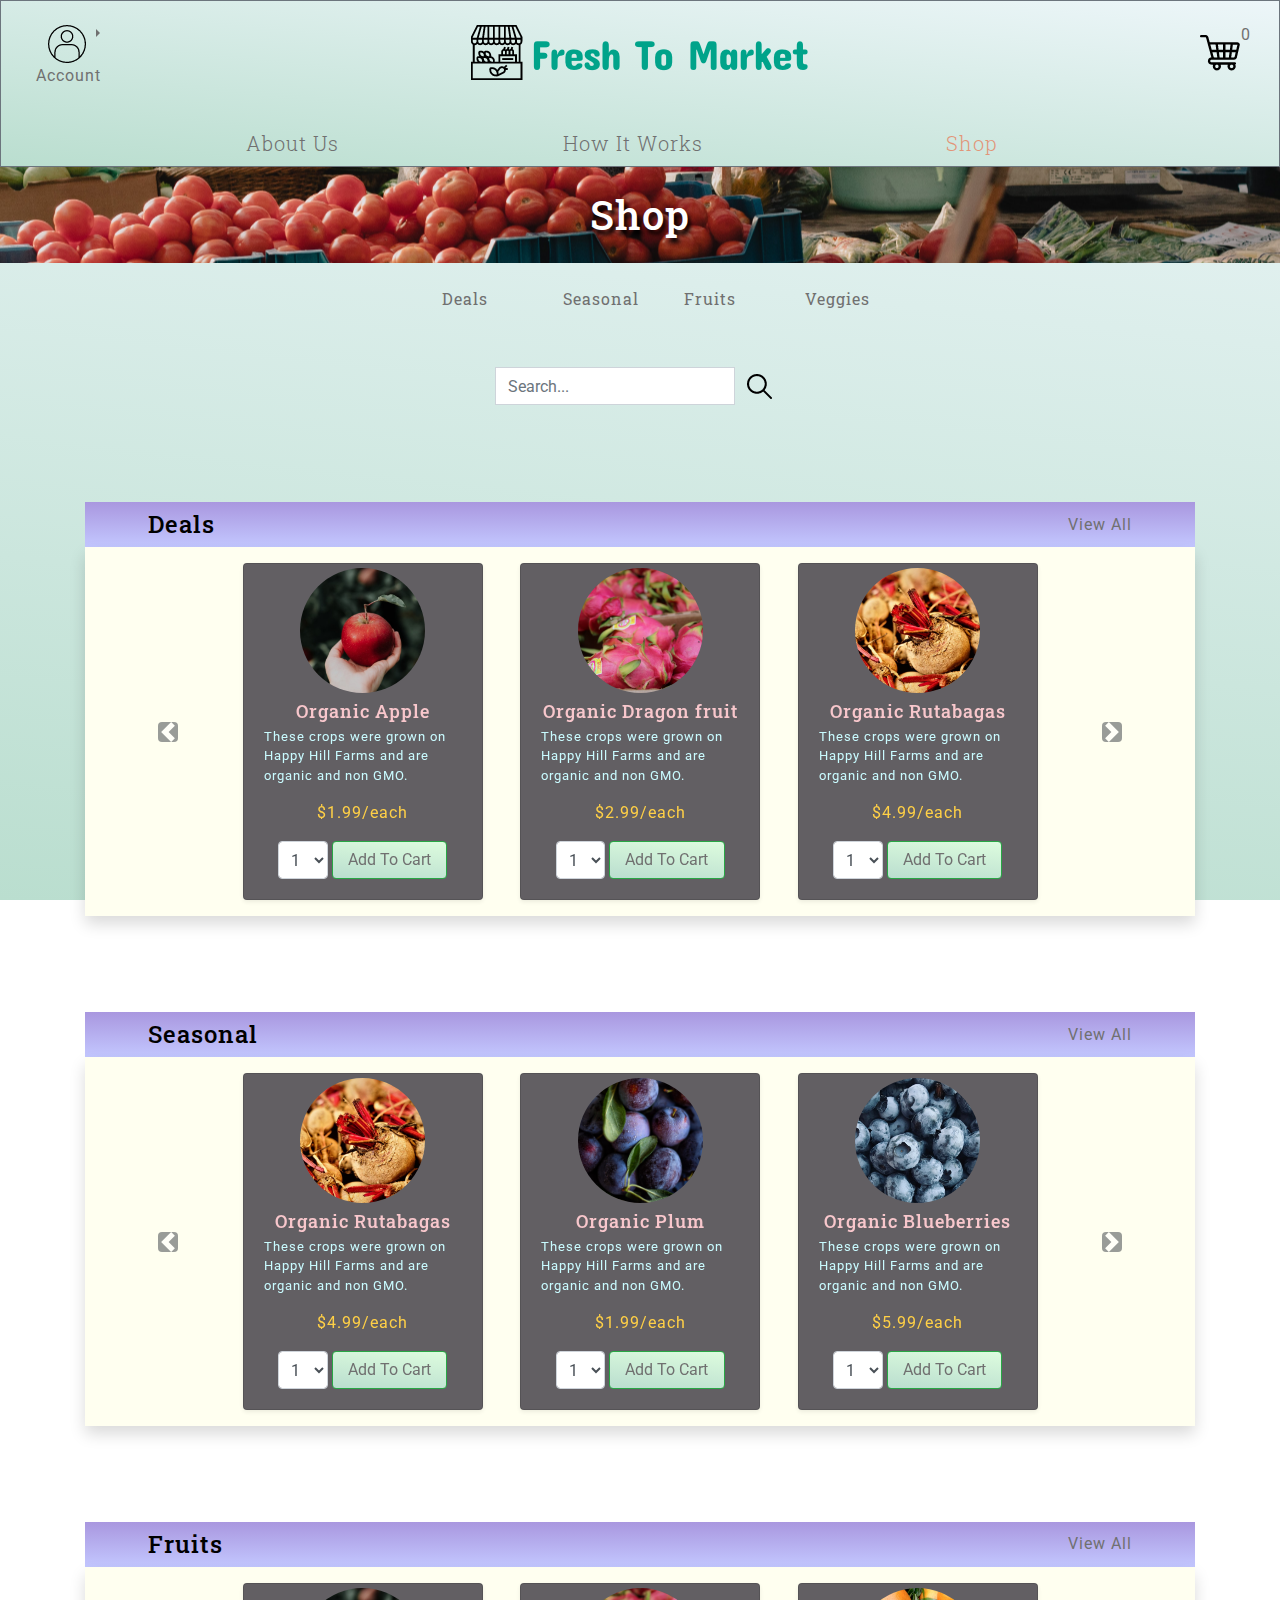
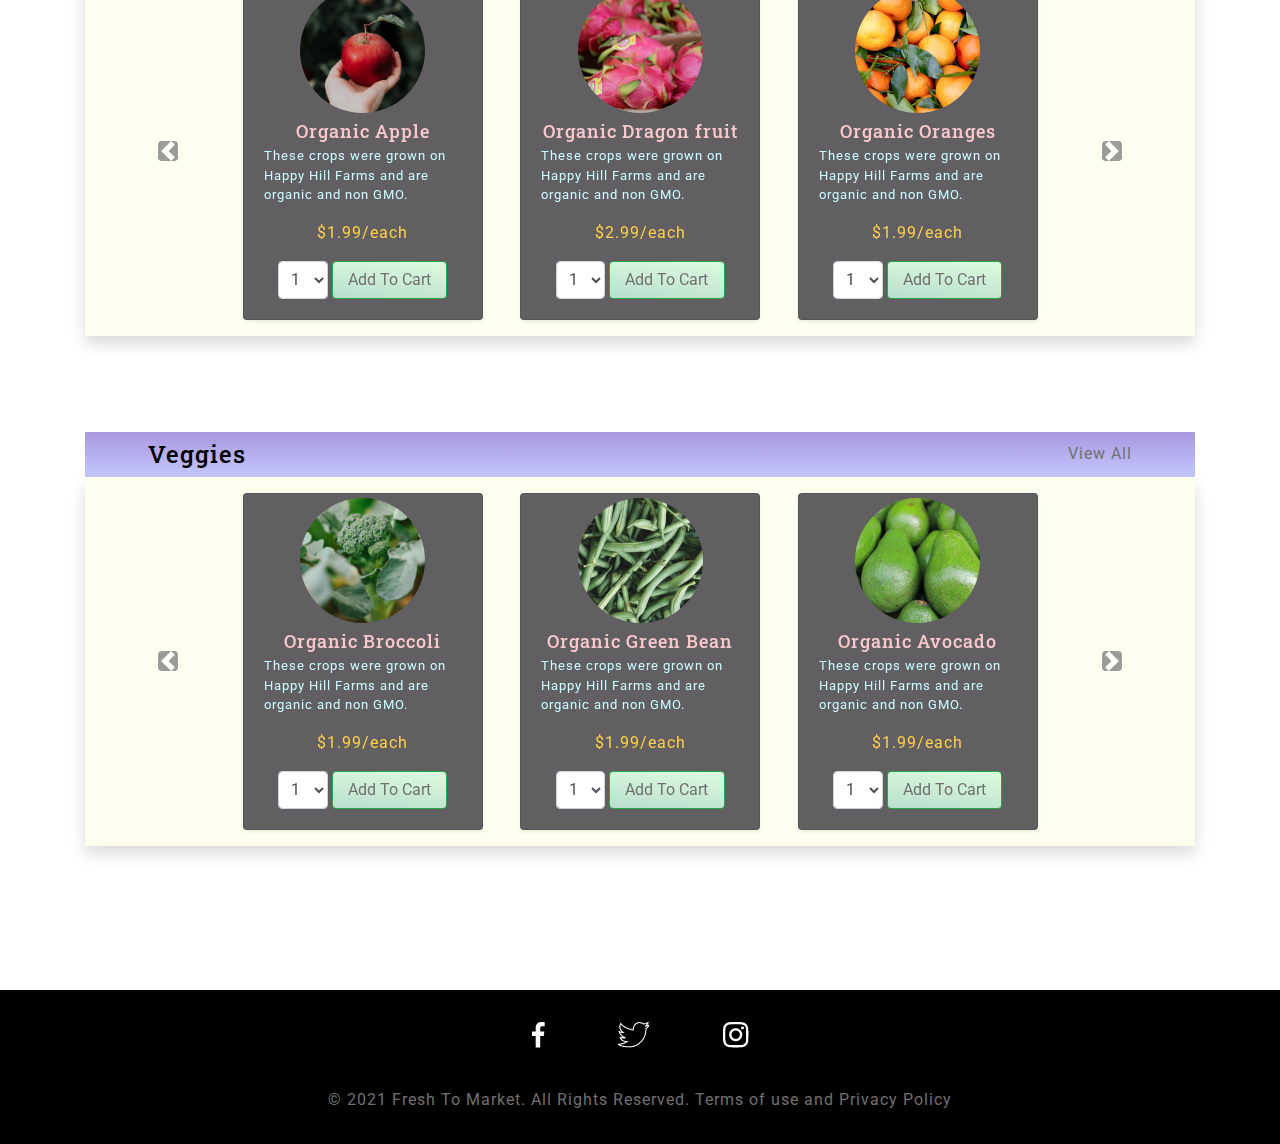
<file: index.html>
<!doctype html>
<html lang="en">
<head>
    <!-- Required meta tags -->
    <meta charset="utf-8">
    <meta name="viewport" content="width=device-width, initial-scale=1, shrink-to-fit=no">

    <!-- Bootstrap CSS -->
    <link rel="stylesheet" href="CSS/bootstrap.css">
    <link rel="stylesheet" href="CSS/style.css">

    <title>Fresh To Market - Shop</title>
</head>
<body>

<!--This is the header for the page-->
<header>
    <div class="container header-container no-gutters col-12 shadow-sm border border-secondary">
        <div class="row py-2 py-md-0">

            <!--This is the account icon which when pressed will bring down a dropdown menu and give you the option to sign out and return to
             the login screen-->
            <div class="col-3 align-items-center d-none d-md-flex">
                <div class="dropright show d-block pl-3">
                    <a class="dropdown-toggle pl-3" href="#" role="button" id="dropdownMenuLink" data-toggle="dropdown" aria-haspopup="true" aria-expanded="false">
                        <img class="pt-4 pb-0" src="Assets/user-icon.png" alt="User Icon">
                    </a>
                    <p class="pl-1">Account</p>
                    <div class="dropdown-menu" aria-labelledby="dropdownMenuLink">
                        <a class="dropdown-item" href="login.html">Sign Out</a>
                    </div>
                </div>
            </div>

            <!--This is a hamburger menu that will appear smaller devices and move main navigation into a dropdown menu to save space-->
            <div class="col-3 d-md-none d-sm-flex align-items-center navbar navbar-light">
                <button class="navbar-toggler d-md-none d-sm-block" type="button" data-toggle="collapse" data-target="#myTogglerNav">
                    <img class="navbar-toggler-icon" src="Assets/hamburger-icon.png" alt="hamburger icon">
                </button>
            </div>


            <!--This is the site logo which will change depending on the screen size on medium and up breakpoints the desktop
             logo will show and for small and lower screen sizes it will display the mobile version of the logo-->
            <div class="col-6 align-items-center justify-content-center d-flex" id="site-logo">
                <div class="col-md d-none d-md-block">
                    <img class="img-fluid d-block mx-auto" src="Assets/desktop-logo.png" alt="Fruit stand with the name of the site to the right">
                </div>
                <div class="col-sm d-none d-block d-md-none">
                    <img class="img-fluid d-block mx-auto" src="Assets/mobile-logo.png" alt="Image of the name of the site Fresh to Market">
                </div>
            </div>

            <!--This is the shopping cart icon in the header -->
            <div class="col-3 align-items-center justify-content-end d-flex">
                <p class="d-inline text-right pr-4" id="shopping-cart-number">0</p>
                    <a href="#" class="shopping-cart-button" role="button">
                        <img class="pr-md-4 pr-3" src="Assets/shopping-cart-icon.png" alt="Shopping cart Icon">
                    </a>
            </div> <!--Col End -->
        </div> <!--Row End -->

        <!--Main navigation for the page which will be moved into a nav dropdown menu on smaller devices and will
          display as a row when on medium to larger devices-->
        <div class="col-12 mx-md-auto">
            <div class="collapse navbar-collapse d-md-flex" id="myTogglerNav">
                <nav class="col-9 mx-md-auto">
                    <ul class="navbar-nav justify-content-between flex-sm-column flex-md-row mt-3">
                        <li class="nav-item col-md-3 text-left text-md-center pl-0">
                            <a class="nav-link lead" href="about_us.html">About Us</a>
                        </li>
                        <li class="nav-item col-lg-3 col-md-4 text-left text-md-center pl-0">
                            <a class="nav-link lead" href="how_it_works.html">How It Works</a>
                        </li>
                        <li class="nav-item col-md-3 text-left text-md-center pl-0">
                            <a class="nav-link lead disabled" href="#">Shop</a>
                        </li>
                        <li class="nav-item d-md-none d-sm-block text-left pl-0">
                            <a class="nav-link lead" href="login.html">Sign Out</a>
                        </li>
                    </ul>
                </nav>
            </div>
        </div>

    </div> <!-- End of container -->
</header>

<main>
    <!--Shop Desktop Banner-->
    <div class="container col-12 img-fluid no-gutters px-0 d-none d-md-block text-center shop-banner">
        <div class="col">
            <h1 class="text-center py-4 banner-title">Shop</h1>
        </div>
    </div>

    <!--Shop Mobile Banner-->
    <div class="container col-12 section-title border border-secondary no-gutters shadow-sm d-md-none d-sm-block yellow-bg mt-4">
        <div class="col">
            <h2 class="text-center py-1">Shop</h2>
        </div>
    </div>

    <!-- Sub-nav Links   -->
    <nav class="col-md-4 col-12 mx-md-auto">
        <ul class="navbar-nav justify-content-lg-between justify-content-md-around flex-row mt-3">
            <li class="nav-item col-3 col-lg-1 col-md-5 text-center pl-0">
                <a class="nav-link" href="#deal-section">Deals</a>
            </li>
            <li class="nav-item col-3 col-lg-1 col-md-5 text-center pl-md-0">
                <a class="nav-link" href="#seasonal-section">Seasonal</a>
            </li>
            <li class="nav-item col-3 col-lg-1 col-md-5 text-center pl-md-0">
                <a class="nav-link" href="#fruit-section">Fruits</a>
            </li>
            <li class="nav-item col-3 col-lg-1 col-md-5 text-center pl-md-0">
                <a class="nav-link" href="#veggies-section">Veggies</a>
            </li>
        </ul>
    </nav>

    <!--  Search Bar  -->
    <div class="container col-12 my-5">
        <div class="row">
            <div class="col-md-3 mx-auto">
                <div class="input-group">
                    <label class="d-none" for="searchInput">Search</label>
                    <input type="text" class="form-control search-input" id="searchInput" placeholder="Search...">
                    <div class="input-group-append">
                        <button class="btn search-btn" type="button">
                            <img src="Assets/search-icon.png" alt="Magnifying Glass Icon for search">
                        </button>
                    </div>
                </div>
            </div>
        </div>
    </div>

    <!--  Deals Carousel  -->
    <!--  Carousel Header  -->
    <section class="pt-5 pb-5" id="deal-section">
        <div class="container">
            <div class="header-piece">
                <div class="row">
                    <div class="col d-flex align-items-center">
                        <div class="col-6">
                            <h4 class="pl-md-5 pl-sm-3 pl-xs-3 py-2 mb-0 carousel-section-header">Deals</h4>
                        </div>
                        <div class="col-6 text-right">
                            <a class="pr-md-5 pr-3 py-2 mb-0" href="view-all-deals.html">View All</a>
                        </div>
                    </div>
                </div>
            </div>

            <!--  Carousel Main  -->
            <div class="container bg-light shadow rounded-sm">
                <div class="row ivory-bg">
                    <div class="col-12">
                        <div id="deal-carousel" class="carousel slide" data-interval="false">
                            <div class="carousel-inner">

                                <!--When first viewing carousel these items will display as the initial items to be seen-->
                                <div class="carousel-item active">
                                    <div class="row justify-content-center">

                                        <!--  Apple Card -->
                                        <div class="col-lg-3 my-3">
                                            <div class="card mx-auto shadow-sm">
                                                <img class="mx-auto d-block mt-1" alt="A fresh red apple being held by a hand" src="Assets/apple.png">
                                                <div class="card-body pt-2">
                                                    <h4 class="card-title text-center mb-1">Organic Apple</h4>
                                                    <p class="card-text">These crops were grown on Happy Hill Farms and are organic and non GMO.</p>
                                                    <p class="text-center card-price">$1.99/each</p>
                                                    <div class="d-flex justify-content-center align-items-center">
                                                        <label for="quantity-select-apples"></label>
                                                        <select class="form-control col-3 d-inline px-2" name="quantity" id="quantity-select-apples">
                                                            <option value="1">1</option>
                                                            <option value="2">2</option>
                                                            <option value="3">3</option>
                                                            <option value="4">4</option>
                                                        </select>
                                                        <button class="btn btn-success d-inline col-7 ml-1 add-to-cart" type="button">Add To Cart</button>
                                                    </div>
                                                </div>
                                            </div>
                                        </div> <!-- End of Apple Card -->

                                        <!--  Dragon Fruit Card -->
                                        <div class="col-lg-3 my-3">
                                            <div class="card mx-auto shadow-sm">
                                                <img class="mx-auto d-block mt-1" alt="A large pile of dragon fruits" src="Assets/dragon-fruit-icon.png">
                                                <div class="card-body pt-2">
                                                    <h4 class="card-title text-center mb-1">Organic Dragon fruit</h4>
                                                    <p class="card-text">These crops were grown on Happy Hill Farms and are organic and non GMO.</p>
                                                    <p class="text-center card-price">$2.99/each</p>
                                                    <div class="d-flex justify-content-center align-items-center">
                                                        <label for="quantity-select-dragon"></label>
                                                        <select class="form-control col-3 d-inline px-2" name="quantity" id="quantity-select-dragon">
                                                            <option value="1">1</option>
                                                            <option value="2">2</option>
                                                            <option value="3">3</option>
                                                            <option value="4">4</option>
                                                        </select>
                                                        <button class="btn btn-success d-inline col-7 ml-1 add-to-cart" type="button">Add To Cart</button>
                                                    </div>
                                                </div>
                                            </div>
                                        </div> <!-- End of Dragon Fruit Card -->

                                        <!--  Rutabaga Card -->
                                        <div class="col-lg-3 my-3">
                                            <div class="card mx-auto shadow-sm">
                                                <img class="mx-auto d-block mt-1" alt="A large pile of fresh rutabagas" src="Assets/rutabuga-icon.png">
                                                <div class="card-body pt-2">
                                                    <h4 class="card-title text-center mb-1">Organic Rutabagas</h4>
                                                    <p class="card-text">These crops were grown on Happy Hill Farms and are organic and non GMO.</p>
                                                    <p class="text-center card-price">$4.99/each</p>
                                                    <div class="d-flex justify-content-center align-items-center">
                                                        <label for="quantity-select-rutabaga"></label>
                                                        <select class="form-control col-3 d-inline px-2" name="quantity" id="quantity-select-rutabaga">
                                                            <option value="1">1</option>
                                                            <option value="2">2</option>
                                                            <option value="3">3</option>
                                                            <option value="4">4</option>
                                                        </select>
                                                        <button class="btn btn-success d-inline col-7 ml-1 add-to-cart" type="button">Add To Cart</button>
                                                    </div>
                                                </div>
                                            </div>
                                        </div> <!-- End of Rutabaga Card -->

                                    </div>
                                </div>

                                <!--When viewing next/previous items in the carousel these items will display -->
                                <div class="carousel-item">
                                    <div class="row justify-content-center">

                                        <!--  Garlic Card -->
                                        <div class="col-lg-3 my-3">
                                            <div class="card mx-auto shadow-sm">
                                                <img class="mx-auto d-block mt-1" alt="A large amount of garlic in a pile" src="Assets/garlic-icon.png">
                                                <div class="card-body pt-2">
                                                    <h4 class="card-title text-center mb-1">Organic Garlic</h4>
                                                    <p class="card-text">These crops were grown on Happy Hill Farms and are organic and non GMO.</p>
                                                    <p class="text-center card-price">$0.99/each</p>
                                                    <div class="d-flex justify-content-center align-items-center">
                                                        <label for="quantity-select-garlic-2"></label>
                                                        <select class="form-control col-3 d-inline px-2" name="quantity" id="quantity-select-garlic-2">
                                                            <option value="1">1</option>
                                                            <option value="2">2</option>
                                                            <option value="3">3</option>
                                                            <option value="4">4</option>
                                                        </select>
                                                        <button class="btn btn-success d-inline col-7 ml-1 add-to-cart" type="button">Add To Cart</button>
                                                    </div>
                                                </div>
                                            </div>
                                        </div> <!-- End of Garlic Card -->

                                        <!--  Dragon fruit Card -->
                                        <div class="col-lg-3 my-3">
                                            <div class="card mx-auto shadow-sm">
                                                <img class="mx-auto d-block mt-1" alt="A large pile of dragon fruits" src="Assets/dragon-fruit-icon.png">
                                                <div class="card-body pt-2">
                                                    <h4 class="card-title text-center mb-1">Organic Dragon fruit</h4>
                                                    <p class="card-text">These crops were grown on Happy Hill Farms and are organic and non GMO.</p>
                                                    <p class="text-center card-price">$2.99/each</p>
                                                    <div class="d-flex justify-content-center align-items-center">
                                                        <label for="quantity-select-dragon-3"></label>
                                                        <select class="form-control col-3 d-inline px-2" name="quantity" id="quantity-select-dragon-3">
                                                            <option value="1">1</option>
                                                            <option value="2">2</option>
                                                            <option value="3">3</option>
                                                            <option value="4">4</option>
                                                        </select>
                                                        <button class="btn btn-success d-inline col-7 ml-1 add-to-cart" type="button">Add To Cart</button>
                                                    </div>
                                                </div>
                                            </div>
                                        </div> <!-- End of Dragon Fruit Card -->

                                        <!--  Orange Card -->
                                        <div class="col-lg-3 my-3">
                                            <div class="card mx-auto shadow-sm">
                                                <img class="mx-auto d-block mt-1" alt="A pile of fresh oranges with some green leaves on the pile" src="Assets/orange-icon.png">
                                                <div class="card-body pt-2">
                                                    <h4 class="card-title text-center mb-1">Organic Oranges</h4>
                                                    <p class="card-text">These crops were grown on Happy Hill Farms and are organic and non GMO.</p>
                                                    <p class="text-center card-price">$1.99/each</p>
                                                    <div class="d-flex justify-content-center align-items-center">
                                                        <label for="quantity-select-orange-2"></label>
                                                        <select class="form-control col-3 d-inline px-2" name="quantity" id="quantity-select-orange-2">
                                                            <option value="1">1</option>
                                                            <option value="2">2</option>
                                                            <option value="3">3</option>
                                                            <option value="4">4</option>
                                                        </select>
                                                        <button class="btn btn-success d-inline col-7 ml-1 add-to-cart" type="button">Add To Cart</button>
                                                    </div>
                                                </div>
                                            </div>
                                        </div> <!-- End of Orange Card -->

                                    </div>
                                </div>

                            </div>
                        </div>

                        <!--When this is pressed it will show the next set of carousel items-->
                        <a class="carousel-control-prev" href="#deal-carousel" role="button" data-slide="prev">
                            <i class="carousel-control-prev-icon bg-dark rounded" aria-hidden="true"></i>
                            <p class="sr-only">Previous</p>
                        </a>

                        <!--When this is pressed it will show the previous set of carousel items-->
                        <a class="carousel-control-next" href="#deal-carousel" role="button" data-slide="next">
                            <i class="carousel-control-next-icon bg-dark rounded" aria-hidden="true"></i>
                            <p class="sr-only">Next</p>
                        </a>
                    </div>
                </div>
            </div>
        </div>
    </section>

    <!--  Seasonal Carousel  -->
    <!--  Carousel Header  -->
    <section class="pt-5 pb-5" id="seasonal-section">
        <div class="container">
            <div class="header-piece">
                <div class="row">
                    <div class="col d-flex align-items-center">
                        <div class="col-6">
                            <h4 class="pl-md-5 pl-sm-3 pl-xs-3 py-2 mb-0 carousel-section-header">Seasonal</h4>
                        </div>
                        <div class="col-6 text-right">
                            <a class="pr-md-5 pr-3 py-2 mb-0" href="view-all-seasonal.html">View All</a>
                        </div>
                    </div>
                </div>
            </div>

            <!--  Carousel Main  -->
            <div class="container bg-light shadow rounded-sm">
                <div class="row ivory-bg">
                    <div class="col-12">
                        <div id="seasonal-carousel" class="carousel slide" data-interval="false">

                            <!--When first viewing carousel these items will display as the initial items to be seen-->
                            <div class="carousel-inner">
                                <div class="carousel-item active">
                                    <div class="row justify-content-center">

                                        <!--  Rutabaga Card -->
                                        <div class="col-lg-3 my-3">
                                            <div class="card mx-auto shadow-sm">
                                                <img class="mx-auto d-block mt-1" alt="A large pile of fresh rutabagas" src="Assets/rutabuga-icon.png">
                                                <div class="card-body pt-2">
                                                    <h4 class="card-title text-center mb-1">Organic Rutabagas</h4>
                                                    <p class="card-text">These crops were grown on Happy Hill Farms and are organic and non GMO.</p>
                                                    <p class="text-center card-price">$4.99/each</p>
                                                    <div class="d-flex justify-content-center align-items-center">
                                                        <label for="quantity-select-rutabaga-2"></label>
                                                        <select class="form-control col-3 d-inline px-2" name="quantity" id="quantity-select-rutabaga-2">
                                                            <option value="1">1</option>
                                                            <option value="2">2</option>
                                                            <option value="3">3</option>
                                                            <option value="4">4</option>
                                                        </select>
                                                        <button class="btn btn-success d-inline col-7 ml-1 add-to-cart" type="button">Add To Cart</button>
                                                    </div>
                                                </div>
                                            </div>
                                        </div> <!-- End of Rutabaga Card -->

                                        <!--  Plum Card -->
                                        <div class="col-lg-3 my-3">
                                            <div class="card mx-auto shadow-sm">
                                                <img class="mx-auto d-block mt-1" alt="A large pile of fresh plums" src="Assets/plum-icon.png">
                                                <div class="card-body pt-2">
                                                    <h4 class="card-title text-center mb-1">Organic Plum</h4>
                                                    <p class="card-text">These crops were grown on Happy Hill Farms and are organic and non GMO.</p>
                                                    <p class="text-center card-price">$1.99/each</p>
                                                    <div class="d-flex justify-content-center align-items-center">
                                                        <label for="quantity-select-plum"></label>
                                                        <select class="form-control col-3 d-inline px-2" name="quantity" id="quantity-select-plum">
                                                            <option value="1">1</option>
                                                            <option value="2">2</option>
                                                            <option value="3">3</option>
                                                            <option value="4">4</option>
                                                        </select>
                                                        <button class="btn btn-success d-inline col-7 ml-1 add-to-cart" type="button">Add To Cart</button>
                                                    </div>
                                                </div>
                                            </div>
                                        </div> <!-- End of Plum Card -->

                                        <!--  Blueberry Card -->
                                        <div class="col-lg-3 my-3">
                                            <div class="card mx-auto shadow-sm">
                                                <img class="mx-auto d-block mt-1" alt="A large bundle of fresh blueberries" src="Assets/blueberries-icon.png">
                                                <div class="card-body pt-2">
                                                    <h4 class="card-title text-center mb-1">Organic Blueberries</h4>
                                                    <p class="card-text">These crops were grown on Happy Hill Farms and are organic and non GMO.</p>
                                                    <p class="text-center card-price">$5.99/each</p>
                                                    <div class="d-flex justify-content-center align-items-center">
                                                        <label for="quantity-select-blueberry"></label>
                                                        <select class="form-control col-3 d-inline px-2" name="quantity" id="quantity-select-blueberry">
                                                            <option value="1">1</option>
                                                            <option value="2">2</option>
                                                            <option value="3">3</option>
                                                            <option value="4">4</option>
                                                        </select>
                                                        <button class="btn btn-success d-inline col-7 ml-1 add-to-cart" type="button">Add To Cart</button>
                                                    </div>
                                                </div>
                                            </div>
                                        </div> <!-- End of Blueberry Card -->
                                    </div>
                                </div>

                                <!--When viewing next/previous items in the carousel these items will display -->
                                <div class="carousel-item">
                                    <div class="row justify-content-center">

                                        <!--  Dragon fruit Card -->
                                        <div class="col-lg-3 my-3">
                                            <div class="card mx-auto shadow-sm">
                                                <img class="mx-auto d-block mt-1" alt="A large pile of dragon fruits" src="Assets/dragon-fruit-icon.png">
                                                <div class="card-body pt-2">
                                                    <h4 class="card-title text-center mb-1">Organic Dragon fruit</h4>
                                                    <p class="card-text">These crops were grown on Happy Hill Farms and are organic and non GMO.</p>
                                                    <p class="text-center card-price">$2.99/each</p>
                                                    <div class="d-flex justify-content-center align-items-center">
                                                        <label for="quantity-select-dragon-4"></label>
                                                        <select class="form-control col-3 d-inline px-2" name="quantity" id="quantity-select-dragon-4">
                                                            <option value="1">1</option>
                                                            <option value="2">2</option>
                                                            <option value="3">3</option>
                                                            <option value="4">4</option>
                                                        </select>
                                                        <button class="btn btn-success d-inline col-7 ml-1 add-to-cart" type="button">Add To Cart</button>
                                                    </div>
                                                </div>
                                            </div>
                                        </div> <!-- End of Card-->

                                        <!--  Garlic Card -->
                                        <div class="col-lg-3 my-3">
                                            <div class="card mx-auto shadow-sm">
                                                <img class="mx-auto d-block mt-1" alt="A large amount of garlic in a pile" src="Assets/garlic-icon.png">
                                                <div class="card-body pt-2">
                                                    <h4 class="card-title text-center mb-1">Organic Garlic</h4>
                                                    <p class="card-text">These crops were grown on Happy Hill Farms and are organic and non GMO.</p>
                                                    <p class="text-center card-price">$0.99/each</p>
                                                    <div class="d-flex justify-content-center align-items-center">
                                                        <label for="quantity-select-garlic-3"></label>
                                                        <select class="form-control col-3 d-inline px-2" name="quantity" id="quantity-select-garlic-3">
                                                            <option value="1">1</option>
                                                            <option value="2">2</option>
                                                            <option value="3">3</option>
                                                            <option value="4">4</option>
                                                        </select>
                                                        <button class="btn btn-success d-inline col-7 ml-1 add-to-cart" type="button">Add To Cart</button>
                                                    </div>
                                                </div>
                                            </div>
                                        </div> <!-- End of Card-->

                                        <!--  Orange Card -->
                                        <div class="col-lg-3 my-3">
                                            <div class="card mx-auto shadow-sm">
                                                <img class="mx-auto d-block mt-1" alt="A pile of fresh oranges with some green leaves on the pile" src="Assets/orange-icon.png">
                                                <div class="card-body pt-2">
                                                    <h4 class="card-title text-center mb-1">Organic Oranges</h4>
                                                    <p class="card-text">These crops were grown on Happy Hill Farms and are organic and non GMO.</p>
                                                    <p class="text-center card-price">$1.99/each</p>
                                                    <div class="d-flex justify-content-center align-items-center">
                                                        <label for="quantity-select-orange-3"></label>
                                                        <select class="form-control col-3 d-inline px-2" name="quantity" id="quantity-select-orange-3">
                                                            <option value="1">1</option>
                                                            <option value="2">2</option>
                                                            <option value="3">3</option>
                                                            <option value="4">4</option>
                                                        </select>
                                                        <button class="btn btn-success d-inline col-7 ml-1 add-to-cart" type="button">Add To Cart</button>
                                                    </div>
                                                </div>
                                            </div>
                                        </div> <!-- End of Card-->
                                    </div>
                                </div>

                            </div>
                        </div>

                        <!--When this is pressed it will show the next set of carousel items-->
                        <a class="carousel-control-prev" href="#seasonal-carousel" role="button" data-slide="prev">
                            <i class="carousel-control-prev-icon bg-dark rounded" aria-hidden="true"></i>
                            <p class="sr-only">Previous</p>
                        </a>

                        <!--When this is pressed it will show the previous set of carousel items-->
                        <a class="carousel-control-next" href="#seasonal-carousel" role="button" data-slide="next">
                            <i class="carousel-control-next-icon bg-dark rounded" aria-hidden="true"></i>
                            <p class="sr-only">Next</p>
                        </a>
                    </div>
                </div>
            </div>
        </div>
    </section>

    <!--  Fruits Carousel  -->
    <!--  Carousel Header  -->
    <section class="pt-5 pb-5" id="fruit-section">
        <div class="container">
            <div class="header-piece">
                <div class="row">
                    <div class="col d-flex align-items-center">
                        <div class="col-6">
                            <h4 class="pl-md-5 pl-sm-3 pl-xs-3 py-2 mb-0 carousel-section-header">Fruits</h4>
                        </div>
                        <div class="col-6 text-right">
                            <a class="pr-md-5 pr-3 py-2 mb-0" href="view-all-fruits.html">View All</a>
                        </div>
                    </div>
                </div>
            </div>

            <!--  Carousel Main  -->
            <div class="container bg-light shadow rounded-sm">
                <div class="row ivory-bg">
                    <div class="col-12">
                        <div id="fruit-carousel" class="carousel slide" data-interval="false">

                            <!--When first viewing carousel these items will display as the initial items to be seen-->
                            <div class="carousel-inner">
                                <div class="carousel-item active">
                                    <div class="row justify-content-center">

                                        <!--  Apple Card -->
                                        <div class="col-lg-3 my-3">
                                            <div class="card mx-auto shadow-sm">
                                                <img class="mx-auto d-block mt-1" alt="A fresh red apple being held by a hand" src="Assets/apple.png">
                                                <div class="card-body pt-2">
                                                    <h4 class="card-title text-center mb-1">Organic Apple</h4>
                                                    <p class="card-text">These crops were grown on Happy Hill Farms and are organic and non GMO.</p>
                                                    <p class="text-center card-price">$1.99/each</p>
                                                    <div class="d-flex justify-content-center align-items-center">
                                                        <label for="quantity-select-apples-2"></label>
                                                        <select class="form-control col-3 d-inline px-2" name="quantity" id="quantity-select-apples-2">
                                                            <option value="1">1</option>
                                                            <option value="2">2</option>
                                                            <option value="3">3</option>
                                                            <option value="4">4</option>
                                                        </select>
                                                        <button class="btn btn-success d-inline col-7 ml-1 add-to-cart" type="button">Add To Cart</button>
                                                    </div>
                                                </div>
                                            </div>
                                        </div> <!-- End of Card-->

                                        <!--  Dragon fruit Card -->
                                        <div class="col-lg-3 my-3">
                                            <div class="card mx-auto shadow-sm">
                                                <img class="mx-auto d-block mt-1" alt="A large pile of dragon fruits" src="Assets/dragon-fruit-icon.png">
                                                <div class="card-body pt-2">
                                                    <h4 class="card-title text-center mb-1">Organic Dragon fruit</h4>
                                                    <p class="card-text">These crops were grown on Happy Hill Farms and are organic and non GMO.</p>
                                                    <p class="text-center card-price">$2.99/each</p>
                                                    <div class="d-flex justify-content-center align-items-center">
                                                        <label for="quantity-select-dragon-2"></label>
                                                        <select class="form-control col-3 d-inline px-2" name="quantity" id="quantity-select-dragon-2">
                                                            <option value="1">1</option>
                                                            <option value="2">2</option>
                                                            <option value="3">3</option>
                                                            <option value="4">4</option>
                                                        </select>
                                                        <button class="btn btn-success d-inline col-7 ml-1 add-to-cart" type="button">Add To Cart</button>
                                                    </div>
                                                </div>
                                            </div>
                                        </div> <!-- End of Card-->

                                        <!--  Orange Card -->
                                        <div class="col-lg-3 my-3">
                                            <div class="card mx-auto shadow-sm">
                                                <img class="mx-auto d-block mt-1" alt="A pile of fresh oranges with some green leaves on the pile" src="Assets/orange-icon.png">
                                                <div class="card-body pt-2">
                                                    <h4 class="card-title text-center mb-1">Organic Oranges</h4>
                                                    <p class="card-text">These crops were grown on Happy Hill Farms and are organic and non GMO.</p>
                                                    <p class="text-center card-price">$1.99/each</p>
                                                    <div class="d-flex justify-content-center align-items-center">
                                                        <label for="quantity-select-orange"></label>
                                                        <select class="form-control col-3 d-inline px-2" name="quantity" id="quantity-select-orange">
                                                            <option value="1">1</option>
                                                            <option value="2">2</option>
                                                            <option value="3">3</option>
                                                            <option value="4">4</option>
                                                        </select>
                                                        <button class="btn btn-success d-inline col-7 ml-1 add-to-cart" type="button">Add To Cart</button>
                                                    </div>
                                                </div>
                                            </div>
                                        </div> <!-- End of Card-->

                                    </div>
                                </div>

                                <!--When viewing next/previous items in the carousel these items will display -->
                                <div class="carousel-item">
                                    <div class="row justify-content-center">

                                        <!--  Plum Card -->
                                        <div class="col-lg-3 my-3">
                                            <div class="card mx-auto shadow-sm">
                                                <img class="mx-auto d-block mt-1" alt="A large pile of fresh plums" src="Assets/plum-icon.png">
                                                <div class="card-body pt-2">
                                                    <h4 class="card-title text-center mb-1">Organic Plum</h4>
                                                    <p class="card-text">These crops were grown on Happy Hill Farms and are organic and non GMO.</p>
                                                    <p class="text-center card-price">$1.99/each</p>
                                                    <div class="d-flex justify-content-center align-items-center">
                                                        <label for="quantity-select-plum-2"></label>
                                                        <select class="form-control col-3 d-inline px-2" name="quantity" id="quantity-select-plum-2">
                                                            <option value="1">1</option>
                                                            <option value="2">2</option>
                                                            <option value="3">3</option>
                                                            <option value="4">4</option>
                                                        </select>
                                                        <button class="btn btn-success d-inline col-7 ml-1 add-to-cart" type="button">Add To Cart</button>
                                                    </div>
                                                </div>
                                            </div>
                                        </div>

                                        <!--  Blueberry Card -->
                                        <div class="col-lg-3 my-3">
                                            <div class="card mx-auto shadow-sm">
                                                <img class="mx-auto d-block mt-1" alt="A large bundle of fresh blueberries" src="Assets/blueberries-icon.png">
                                                <div class="card-body pt-2">
                                                    <h4 class="card-title text-center mb-1">Organic Blueberries</h4>
                                                    <p class="card-text">These crops were grown on Happy Hill Farms and are organic and non GMO.</p>
                                                    <p class="text-center card-price">$5.99/each</p>
                                                    <div class="d-flex justify-content-center align-items-center">
                                                        <label for="quantity-select-blueberry-2"></label>
                                                        <select class="form-control col-3 d-inline px-2" name="quantity" id="quantity-select-blueberry-2">
                                                            <option value="1">1</option>
                                                            <option value="2">2</option>
                                                            <option value="3">3</option>
                                                            <option value="4">4</option>
                                                        </select>
                                                        <button class="btn btn-success d-inline col-7 ml-1 add-to-cart" type="button">Add To Cart</button>
                                                    </div>
                                                </div>
                                            </div>
                                        </div> <!-- End of Blueberry Card-->

                                        <!--  Fuji Apple Card -->
                                        <div class="col-lg-3 my-3">
                                            <div class="card mx-auto shadow-sm">
                                                <img class="mx-auto d-block mt-1" alt="A fresh red apple being held by a hand" src="Assets/apple.png">
                                                <div class="card-body pt-2">
                                                    <h4 class="card-title text-center mb-1">Organic Fuji Apple</h4>
                                                    <p class="card-text">These crops were grown on Happy Hill Farms and are organic and non GMO.</p>
                                                    <p class="text-center card-price">$1.99/each</p>
                                                    <div class="d-flex justify-content-center align-items-center">
                                                        <label for="quantity-select-apples-3"></label>
                                                        <select class="form-control col-3 d-inline px-2" name="quantity" id="quantity-select-apples-3">
                                                            <option value="1">1</option>
                                                            <option value="2">2</option>
                                                            <option value="3">3</option>
                                                            <option value="4">4</option>
                                                        </select>
                                                        <button class="btn btn-success d-inline col-7 ml-1 add-to-cart" type="button">Add To Cart</button>
                                                    </div>
                                                </div>
                                            </div>
                                        </div> <!-- End of Apple Card-->

                                    </div>
                                </div>

                            </div>
                        </div>

                        <!--When this is pressed it will show the next set of carousel items-->
                        <a class="carousel-control-prev" href="#fruit-carousel" role="button" data-slide="prev">
                            <i class="carousel-control-prev-icon bg-dark rounded" aria-hidden="true"></i>
                            <p class="sr-only">Previous</p>
                        </a>

                        <!--When this is pressed it will show the previous set of carousel items-->
                        <a class="carousel-control-next" href="#fruit-carousel" role="button" data-slide="next">
                            <i class="carousel-control-next-icon bg-dark rounded" aria-hidden="true"></i>
                            <p class="sr-only">Next</p>
                        </a>
                    </div>
                </div>
            </div>
        </div>
    </section>

    <!--  Veggies Carousel  -->
    <!--  Carousel Header  -->
    <section class="pt-5 pb-5" id="veggies-section">
        <div class="container">
            <div class="header-piece">
                <div class="row">
                    <div class="col d-flex align-items-center">
                        <div class="col-6">
                            <h4 class="pl-md-5 pl-sm-3 pl-xs-3 py-2 mb-0 carousel-section-header">Veggies</h4>
                        </div>
                        <div class="col-6 text-right">
                            <a class="pr-md-5 pr-3 py-2 mb-0" href="view-all-veggies.html">View All</a>
                        </div>
                    </div>
                </div>
            </div>

            <!--  Carousel Main  -->
            <div class="container bg-light shadow mb-5 rounded-sm">
                <div class="row ivory-bg">
                    <div class="col-12">
                        <div id="veggie-carousel" class="carousel slide" data-interval="false">

                            <!--When first viewing carousel these items will display as the initial items to be seen-->
                            <div class="carousel-inner">
                                <div class="carousel-item active">
                                    <div class="row justify-content-center">

                                        <!--  Broccoli Card -->
                                        <div class="col-lg-3 my-3">
                                            <div class="card mx-auto shadow-sm">
                                                <img class="mx-auto d-block mt-1" alt="A fresh stock of broccoli still on the plant" src="Assets/broccoli-icon.png">
                                                <div class="card-body pt-2">
                                                    <h4 class="card-title text-center mb-1">Organic Broccoli</h4>
                                                    <p class="card-text">These crops were grown on Happy Hill Farms and are organic and non GMO.</p>
                                                    <p class="text-center card-price">$1.99/each</p>
                                                    <div class="d-flex justify-content-center align-items-center">
                                                        <label for="quantity-select-broccoli"></label>
                                                        <select class="form-control col-3 d-inline px-2" name="quantity" id="quantity-select-broccoli">
                                                            <option value="1">1</option>
                                                            <option value="2">2</option>
                                                            <option value="3">3</option>
                                                            <option value="4">4</option>
                                                        </select>
                                                        <button class="btn btn-success d-inline col-7 ml-1 add-to-cart" type="button">Add To Cart</button>
                                                    </div>
                                                </div>
                                            </div>
                                        </div>

                                        <!--  Green Bean Card -->
                                        <div class="col-lg-3 my-3">
                                            <div class="card mx-auto shadow-sm">
                                                <img class="mx-auto d-block mt-1" alt="A large pile of green beans" src="Assets/green-bean-icon.png">
                                                <div class="card-body pt-2">
                                                    <h4 class="card-title text-center mb-1">Organic Green Bean</h4>
                                                    <p class="card-text">These crops were grown on Happy Hill Farms and are organic and non GMO.</p>
                                                    <p class="text-center card-price">$1.99/each</p>
                                                    <div class="d-flex justify-content-center align-items-center">
                                                        <label for="quantity-select-green-bean"></label>
                                                        <select class="form-control col-3 d-inline px-2" name="quantity" id="quantity-select-green-bean">
                                                            <option value="1">1</option>
                                                            <option value="2">2</option>
                                                            <option value="3">3</option>
                                                            <option value="4">4</option>
                                                        </select>
                                                        <button class="btn btn-success d-inline col-7 ml-1 add-to-cart" type="button">Add To Cart</button>
                                                    </div>
                                                </div>
                                            </div>
                                        </div> <!-- End of Green Bean Card -->

                                        <!--  Avocado Card -->
                                        <div class="col-lg-3 my-3">
                                            <div class="card mx-auto shadow-sm">
                                                <img class="mx-auto d-block mt-1" alt="A pile of large fresh green avocados" src="Assets/avocado-icon.png">
                                                <div class="card-body pt-2">
                                                    <h4 class="card-title text-center mb-1">Organic Avocado</h4>
                                                    <p class="card-text">These crops were grown on Happy Hill Farms and are organic and non GMO.</p>
                                                    <p class="text-center card-price">$1.99/each</p>
                                                    <div class="d-flex justify-content-center align-items-center">
                                                        <label for="quantity-select-avocado"></label>
                                                        <select class="form-control col-3 d-inline px-2" name="quantity" id="quantity-select-avocado">
                                                            <option value="1">1</option>
                                                            <option value="2">2</option>
                                                            <option value="3">3</option>
                                                            <option value="4">4</option>
                                                        </select>
                                                        <button class="btn btn-success d-inline col-7 ml-1 add-to-cart" type="button">Add To Cart</button>
                                                    </div>
                                                </div>
                                            </div>
                                        </div> <!-- End of Avocado Card -->

                                    </div>
                                </div>

                                <!--When viewing next/previous items in the carousel these items will display -->
                                <div class="carousel-item">
                                    <div class="row justify-content-center">

                                        <!--  Leek Card -->
                                        <div class="col-lg-3 my-3">
                                            <div class="card mx-auto shadow-sm">
                                                <img class="mx-auto d-block mt-1" alt="A large amount of leeks in a bunch together" src="Assets/leek-icon.png">
                                                <div class="card-body pt-2">
                                                    <h4 class="card-title text-center mb-1">Organic Leek</h4>
                                                    <p class="card-text">These crops were grown on Happy Hill Farms and are organic and non GMO.</p>
                                                    <p class="text-center card-price">$4.99/each</p>
                                                    <div class="d-flex justify-content-center align-items-center">
                                                        <label for="quantity-select-leek"></label>
                                                        <select class="form-control col-3 d-inline px-2" name="quantity" id="quantity-select-leek">
                                                            <option value="1">1</option>
                                                            <option value="2">2</option>
                                                            <option value="3">3</option>
                                                            <option value="4">4</option>
                                                        </select>
                                                        <button class="btn btn-success d-inline col-7 ml-1 add-to-cart" type="button">Add To Cart</button>
                                                    </div>
                                                </div>
                                            </div>
                                        </div> <!-- End of Leek Card -->

                                        <!--  Cucumber Card -->
                                        <div class="col-lg-3 my-3">
                                            <div class="card mx-auto shadow-sm">
                                                <img class="mx-auto d-block mt-1" alt="A Large amount of cucumbers in a pile" src="Assets/cucumber-icon.png">
                                                <div class="card-body pt-2">
                                                    <h4 class="card-title text-center mb-1">Organic Cucumber</h4>
                                                    <p class="card-text">These crops were grown on Happy Hill Farms and are organic and non GMO.</p>
                                                    <p class="text-center card-price">$1.99/each</p>
                                                    <div class="d-flex justify-content-center align-items-center">
                                                        <label for="quantity-select-cucumber"></label>
                                                        <select class="form-control col-3 d-inline px-2" name="quantity" id="quantity-select-cucumber">
                                                            <option value="1">1</option>
                                                            <option value="2">2</option>
                                                            <option value="3">3</option>
                                                            <option value="4">4</option>
                                                        </select>
                                                        <button class="btn btn-success d-inline col-7 ml-1 add-to-cart" type="button">Add To Cart</button>
                                                    </div>
                                                </div>
                                            </div>
                                        </div> <!-- End of Cucumber Card -->

                                        <!--  Garlic Card -->
                                        <div class="col-lg-3 my-3">
                                            <div class="card mx-auto shadow-sm">
                                                <img class="mx-auto d-block mt-1" alt="A large amount of garlic in a pile" src="Assets/garlic-icon.png">
                                                <div class="card-body pt-2">
                                                    <h4 class="card-title text-center mb-1">Organic Garlic</h4>
                                                    <p class="card-text">These crops were grown on Happy Hill Farms and are organic and non GMO.</p>
                                                    <p class="text-center card-price">$0.99/each</p>
                                                    <div class="d-flex justify-content-center align-items-center">
                                                        <label for="quantity-select-garlic"></label>
                                                        <select class="form-control col-3 d-inline px-2" name="quantity" id="quantity-select-garlic">
                                                            <option value="1">1</option>
                                                            <option value="2">2</option>
                                                            <option value="3">3</option>
                                                            <option value="4">4</option>
                                                        </select>
                                                        <button class="btn btn-success d-inline col-7 ml-1 add-to-cart" type="button">Add To Cart</button>
                                                    </div>
                                                </div>
                                            </div>
                                        </div> <!-- End of Garlic Card -->

                                    </div>
                                </div>

                            </div>
                        </div>

                        <!--When this is pressed it will show the next set of carousel items-->
                        <a class="carousel-control-prev" href="#veggie-carousel" role="button" data-slide="prev">
                            <i class="carousel-control-prev-icon bg-dark rounded" aria-hidden="true"></i>
                            <p class="sr-only">Previous</p>
                        </a>

                        <!--When this is pressed it will show the previous set of carousel items-->
                        <a class="carousel-control-next" href="#veggie-carousel" role="button" data-slide="next">
                            <i class="carousel-control-next-icon bg-dark rounded" aria-hidden="true"></i>
                            <p class="sr-only">Next</p>
                        </a>
                    </div>
                </div>
            </div>
        </div>
    </section>
</main>

<!--This is the back to top button which will bring you back to the top of the page, this will only be displayed for smaller
devices-->
<div class="container d-md-none d-block">
    <div class="row">
        <div class="col d-flex justify-content-center">
            <a class="text-center" href="#site-logo" role="button">
                <img src="Assets/arrow-up-icon.png" alt="Icon of an arrow pointing up">
                <p>Back to top</p>
            </a>
        </div>
    </div>
</div>

<!-- Modal -->
<div class="modal fade" id="eventModal" tabindex="-1" role="dialog" aria-labelledby="eventModal" aria-hidden="true">
    <div class="modal-dialog modal-dialog-centered" role="document">
        <div class="modal-content">
            <div class="modal-header">
                <h5 class="modal-title w-100 text-center">Success!</h5>
                <button type="button" class="close" data-dismiss="modal" aria-label="Close">
                    <span aria-hidden="true">&times;</span>
                </button>
            </div>
            <div class="modal-body text-center py-5">
                <p class="modal-message">You have checked out successfully!</p>
            </div>
            <div class="modal-footer d-flex justify-content-center">
                <button type="button" class="btn btn-dark w-50" data-dismiss="modal">Okay</button>
            </div>
        </div>
    </div>
</div>

<!--This is the footer of the page which holds three social media icons/links and some copyright information-->
<footer class="mt-5">
    <div class="container footer-container col-12 no-gutters pt-3">
        <div class="row">
            <div class="col-5 col-md-3 d-flex justify-content-around pt-3 pb-4 mx-auto">
                <a class="fb-social-icon" href="https://www.facebook.com/FullSailUniversity/" target="_blank">Facebook</a>
                <a class="twitter-social-icon" href="https://twitter.com/FullSail?ref_src=twsrc%5Egoogle%7Ctwcamp%5Eserp%7Ctwgr%5Eauthor" target="_blank">Twitter</a>
                <a class="instagram-social-icon" href="https://www.instagram.com/fullsail/?hl=en" target="_blank">Instagram</a>
            </div>
        </div>
        <div class="row">
            <div class="col text-center py-3">
                <p class="pb-0">© 2021 Fresh To Market. All Rights Reserved. Terms of use and Privacy Policy</p>
            </div>
        </div>
    </div>
</footer>

<!-- JavaScript -->
<script src="JS/jquery-3.6.0.js"></script>
<script src="JS/bootstrap.bundle.js"></script>
<script src="JS/utility.js"></script>
<script src="JS/search-bar.js"></script>
<script src="JS/shop.js"></script>
</body>
</html>
</file>
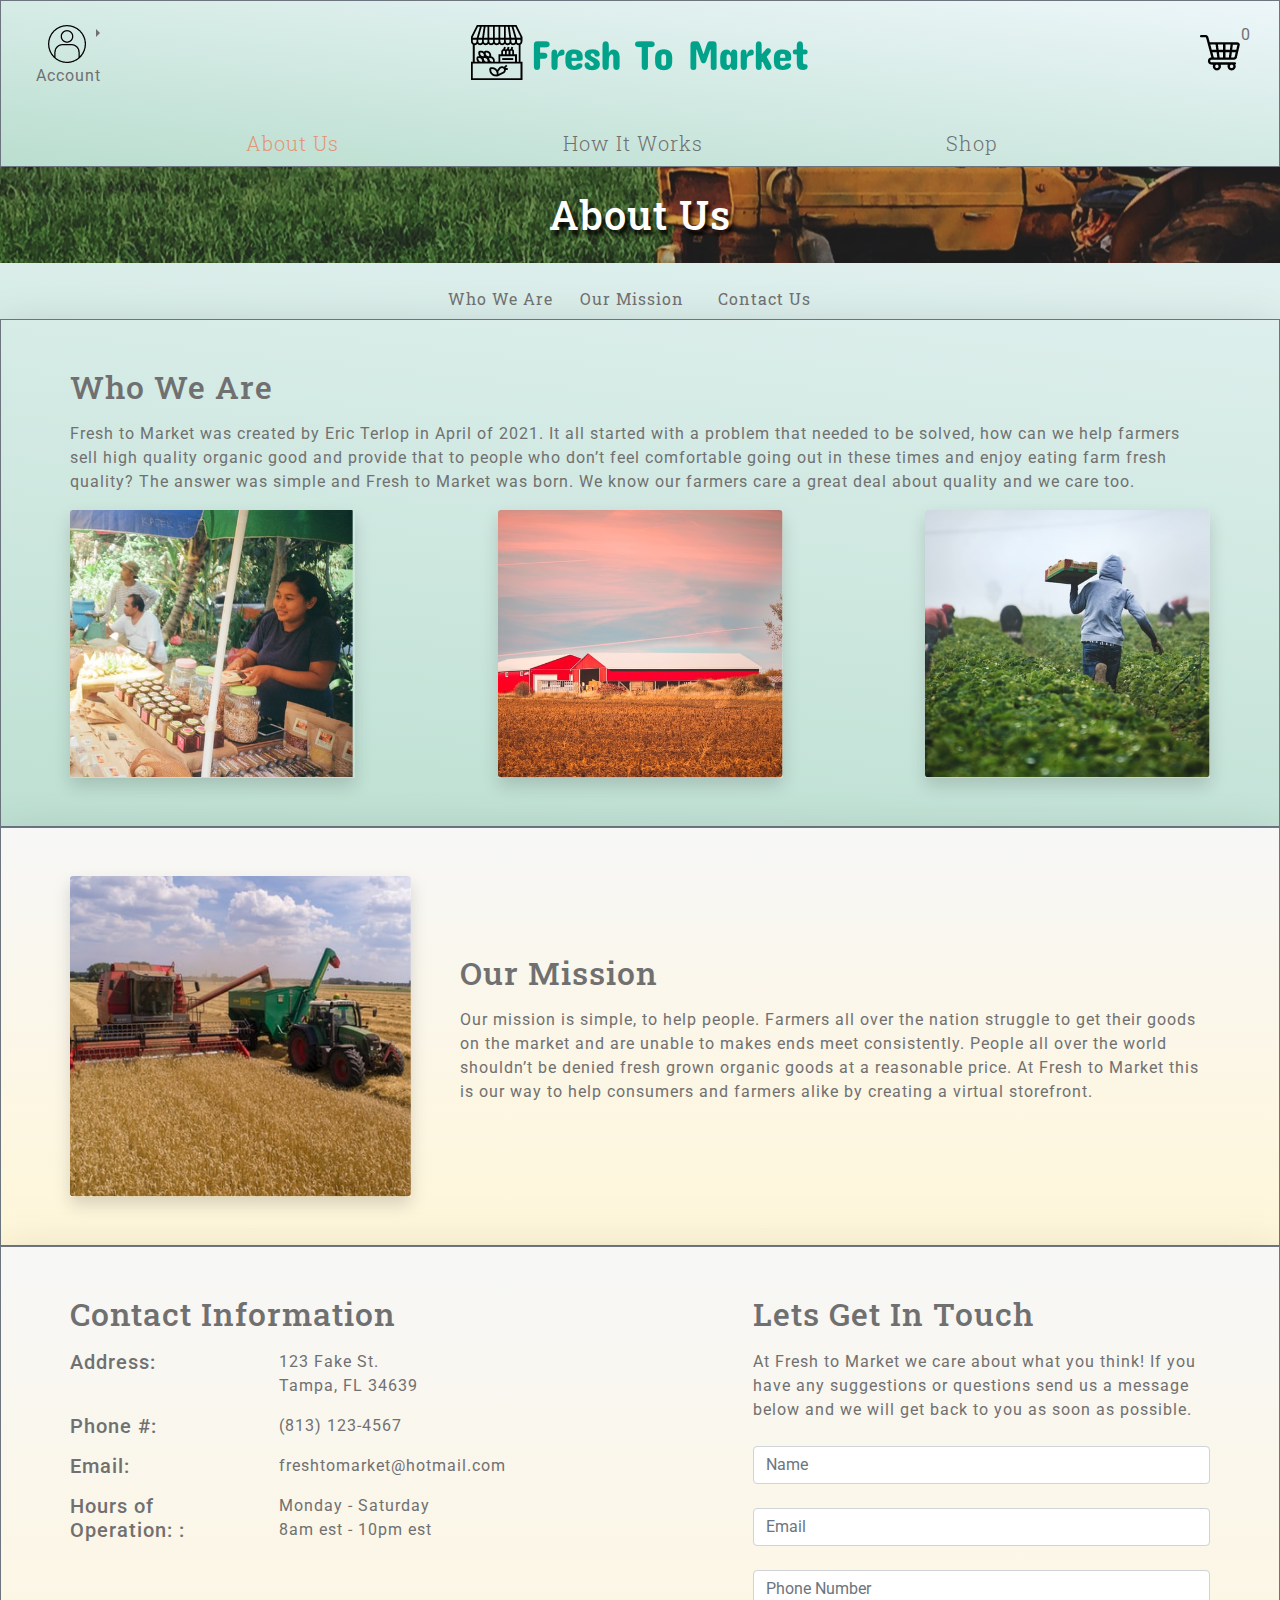
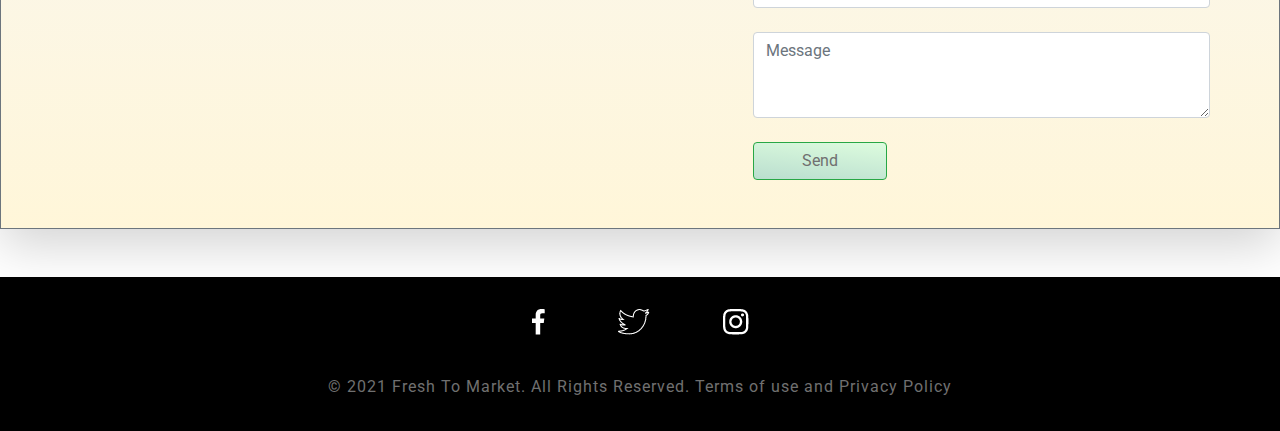
<file: about_us.html>
<!doctype html>
<html lang="en">
<head>
    <!-- Required meta tags -->
    <meta charset="utf-8">
    <meta name="viewport" content="width=device-width, initial-scale=1, shrink-to-fit=no">

    <!-- Bootstrap CSS -->
    <link rel="stylesheet" href="CSS/bootstrap.css">
    <link rel="stylesheet" href="CSS/style.css">

    <title>Fresh To Market - About Us</title>
</head>
<body>

<!--This is the header for the page-->
<header class="mb-md-0 mb-4">
    <div class="container header-container no-gutters col-12 shadow-sm border border-secondary">
        <div class="row py-2 py-md-0">

            <!--This is the account icon which when pressed will bring down a dropdown menu and give you the option to sign out and return to
             the login screen-->
            <div class="col-3 align-items-center d-none d-md-flex">
                <div class="dropright show d-block pl-3">
                    <a class="dropdown-toggle pl-3" href="#" role="button" id="dropdownMenuLink" data-toggle="dropdown" aria-haspopup="true" aria-expanded="false">
                        <img class="pt-4 pb-0" src="Assets/user-icon.png" alt="User Icon">
                    </a>
                    <p class="pl-1">Account</p>
                    <div class="dropdown-menu" aria-labelledby="dropdownMenuLink">
                        <a class="dropdown-item" href="login.html">Sign Out</a>
                    </div>
                </div>
            </div>

            <!--This is a hamburger menu that will appear smaller devices and move main navigation into a dropdown menu to save space-->
            <div class="col-3 d-md-none d-sm-flex align-items-center navbar navbar-light">
                <button class="navbar-toggler d-md-none d-sm-block" type="button" data-toggle="collapse" data-target="#myTogglerNav">
                    <img class="navbar-toggler-icon" src="Assets/hamburger-icon.png" alt="hamburger icon">
                </button>
            </div>

            <!--This is the site logo which will change depending on the screen size on medium and up breakpoints the desktop
             logo will show and for small and lower screen sizes it will display the mobile version of the logo-->
            <div class="col-6 align-items-center justify-content-center d-flex" id="site-logo">
                <div class="col-md d-none d-md-block">
                    <img class="img-fluid d-block mx-auto" src="Assets/desktop-logo.png" alt="Fruit stand with the name of the site to the right">
                </div>
                <div class="col-sm d-none d-block d-md-none">
                    <img class="img-fluid d-block mx-auto" src="Assets/mobile-logo.png" alt="Image of the name of the site Fresh to Market">
                </div>
            </div>

            <!--This is the shopping cart icon in the header -->
            <div class="col-3 align-items-center justify-content-end d-flex">
                <p class="d-inline text-right pr-4" id="shopping-cart-number">0</p>
                <a href="#" class="shopping-cart-button" role="button">
                    <img class="pr-md-4 pr-3" src="Assets/shopping-cart-icon.png" alt="Shopping cart Icon">
                </a>
            </div> <!--Col End -->

            <!--Main navigation for the page which will be moved into a nav dropdown menu on smaller devices and will
              display as a row when on medium to larger devices-->
            <div class="col-12 mx-md-auto">
                <div class="collapse navbar-collapse d-md-flex" id="myTogglerNav">
                    <nav class="col-9 mx-md-auto">
                        <ul class="navbar-nav justify-content-between flex-sm-column flex-md-row mt-3">
                            <li class="nav-item col-md-3 text-left text-md-center pl-0">
                                <a class="nav-link lead disabled" href="#">About Us</a>
                            </li>
                            <li class="nav-item col-lg-3 col-md-4 text-left text-md-center pl-0">
                                <a class="nav-link lead" href="how_it_works.html">How It Works</a>
                            </li>
                            <li class="nav-item col-md-3 text-left text-md-center pl-0">
                                <a class="nav-link lead" href="index.html">Shop</a>
                            </li>
                            <li class="nav-item d-md-none d-sm-block text-left pl-0">
                                <a class="nav-link lead" href="login.html">Sign Out</a>
                            </li>
                        </ul>
                    </nav>
                </div>
            </div>
        </div> <!-- End of container -->
    </div>
</header>

<main>
    <!--About Us Desktop Banner-->
    <div class="container col-12 no-gutters px-0 d-none d-md-block text-center about-us-banner">
        <div class="col">
            <h1 class="text-center py-4 banner-title">About Us</h1>
        </div>
    </div>

    <!--About Us Mobile Banner-->
    <div class="container col-12 section-title border border-secondary no-gutters shadow-sm d-md-none d-sm-block yellow-bg">
        <div class="col">
            <h2 class="text-center py-1">About Us</h2>
        </div>
    </div>

    <!-- Sub-nav Links   -->
    <nav class="col-md-4 col-12 mx-md-auto">
        <ul class="navbar-nav justify-content-lg-between justify-content-md-around flex-row mt-3">
            <li class="nav-item col-md-4 text-center pl-0">
                <a class="nav-link" href="#who-we-are">Who We Are</a>
            </li>
            <li class="nav-item col-md-4 text-center pl-md-0">
                <a class="nav-link" href="#our-mission">Our Mission</a>
            </li>
            <li class="nav-item col-md-4 text-center pl-md-0">
                <a class="nav-link" href="#contact-us">Contact Us</a>
            </li>
        </ul>
    </nav>

    <!--Who Are Are-->
    <article class="shadow-lg border border-secondary" id="who-we-are">
        <div class="container px-md-0 py-5">
            <div class="row">
                <div class="col">
                    <h2 class="pb-2 text-center text-md-left">Who We Are</h2>

                    <!--This image will only appear if we are viewing this content in a smaller device-->
                    <img class="img-fluid d-md-none mb-4 d-block mx-auto shadow" src="Assets/who_we_are-mobile-1.png"
                         alt="Picture of a woman at a food stand selling goods">

                    <p>
                        Fresh to Market was created by Eric Terlop in April of 2021. It all started with a problem that
                        needed to be solved, how can we help farmers sell high quality organic good and provide that to
                        people who don’t feel comfortable going out in these times and enjoy eating farm fresh quality?
                        The answer was simple and Fresh to Market was born. We know our farmers care a great deal about
                        quality and we care too.
                    </p>
                </div>
            </div>
            <div class="row">
                <div class="col d-flex justify-content-between align-items-center">
                    <div class="col col-md-4 px-md-0">
                        <img class="img-fluid d-none d-md-flex shadow" src="Assets/who_we_are-1.png"
                             alt="Picture of a woman at a food stand selling goods">
                    </div>
                    <div class="col-4 d-none d-md-flex px-md-0 justify-content-center">
                        <img class="img-fluid shadow" src="Assets/who_we_are-2.png"
                             alt="Picture of a red farmhouse with a white roof in a field">
                    </div>
                    <div class="col-4 d-none d-md-flex px-md-0 justify-content-end">
                        <img class="img-fluid shadow" src="Assets/who_we_are-3.png"
                             alt="Picture of a group of people picking crops in a field, a person in a hood is carrying
                             a box of goods">
                    </div>
                </div>
            </div>
        </div>
    </article>

    <!--Our Mission-->
    <article class="shadow-lg border border-secondary yellow-bg" id="our-mission">
        <div class="container px-md-0 py-5">
            <div class="row flex-column flex-md-row">
                <div class="col col-md-4 d-flex align-items-center">
                    <img class="img-fluid shadow d-none d-md-flex" src="Assets/our_mission-1.png" alt="">
                </div>
                <div class="col col-md-8 d-flex align-items-center">
                    <div>
                        <h2 class="pb-2 text-center text-md-left">Our Mission</h2>
                        <img class="img-fluid d-md-none mb-4 d-block mx-auto shadow" src="Assets/our_mission-1.png"
                             alt="Picture of a tractor and another machine working the fields to cut down hay">
                        <p>
                            Our mission is simple, to help people. Farmers all over the nation struggle to get their goods
                            on the market and are unable to makes ends meet consistently. People all over the world shouldn’t
                            be denied fresh grown organic goods at a reasonable price. At Fresh to Market this is our way to
                            help consumers and farmers alike by creating a virtual storefront.
                        </p>
                    </div>
                </div>
            </div>
        </div>
    </article>

    <!--Contact Us-->
    <article class="shadow-lg border border-secondary mb-5 yellow-bg" id="contact-us">
        <div class="container px-md-0 py-5">
            <div class="row flex-column flex-md-row justify-content-between">
                <div class="col col-md-5 d-inline-flex mb-md-0 mb-5 justify-content-md-between justify-content-center">
                    <div>
                        <h2 class="pb-2">Contact Information</h2>
                        <div class="row">
                            <div class="col-6">
                                <h5>Address:</h5>
                            </div>
                            <div class="col-6">
                                <address>
                                    123 Fake St.<br>
                                    Tampa, FL 34639
                                </address>
                            </div>
                        </div>
                        <div class="row">
                            <div class="col-6">
                                <h5>Phone #:</h5>
                            </div>
                            <div class="col-6">
                                <p>
                                    (813) 123-4567
                                </p>
                            </div>
                        </div>
                        <div class="row">
                            <div class="col-md-6 col-4">
                                <h5>Email:</h5>
                            </div>
                            <div class="col-md-6 col-8">
                                <p class="text-md-left text-center">
                                    freshtomarket@hotmail.com
                                </p>
                            </div>
                        </div>
                        <div class="row">
                            <div class="col-6">
                                <h5>Hours of Operation: :</h5>
                            </div>
                            <div class="col-6">
                                <p>
                                    Monday - Saturday<br>
                                    8am est - 10pm est
                                </p>
                            </div>
                        </div>
                    </div>
                </div>
                <div class="col col-md-5 d-inline-flex mt-md-0 mt-5">
                    <div>
                        <form class="contactUsForm">
                            <h2 class="pb-2">Lets Get In Touch</h2>
                            <p class="mb-3">
                                At Fresh to Market we care about what you think! If you have any suggestions or questions
                                send us a message below and we will get back to you as soon as possible.
                            </p>

                            <div class="form-group my-4">
                                <label class="d-none" for="nameInput">Name</label>
                                <input type="text" class="form-control nameInput" id="nameInput" placeholder="Name">
                            </div>
                            <div class="form-group mb-4">
                                <label class="d-none" for="emailInput">Email</label>
                                <input type="email" class="form-control emailInput" id="emailInput" placeholder="Email">
                            </div>
                            <div class="form-group mb-4">
                                <label class="d-none" for="phoneInput">Phone Number</label>
                                <input type="tel" class="form-control phoneInput" id="phoneInput" placeholder="Phone Number">
                            </div>
                            <div class="form-group mb-4">
                                <label class="d-none" for="messageInput">Message</label>
                                <textarea class="form-control messageInput" id="messageInput" rows="3" placeholder="Message"></textarea>
                            </div>
                            <button class="btn btn-success px-5 contactUsMessage" type="button">Send</button>
                        </form>
                    </div>
                </div>
            </div>
        </div>
    </article>
</main>

<!--This is the back to top button which will bring you back to the top of the page, this will only be displayed for smaller
devices-->
<div class="container d-md-none d-block">
    <div class="row">
        <div class="col d-flex justify-content-center">
            <a class="text-center" href="#site-logo" role="button">
                <img src="Assets/arrow-up-icon.png" alt="Icon of an arrow pointing up">
                <p>Back to top</p>
            </a>
        </div>
    </div>
</div>

<!-- Modal -->
<div class="modal fade" id="eventModal" tabindex="-1" role="dialog" aria-labelledby="eventModal" aria-hidden="true">
    <div class="modal-dialog modal-dialog-centered" role="document">
        <div class="modal-content">
            <div class="modal-header">
                <h5 class="modal-title w-100 text-center">Success!</h5>
                <button type="button" class="close" data-dismiss="modal" aria-label="Close">
                    <span aria-hidden="true">&times;</span>
                </button>
            </div>
            <div class="modal-body text-center py-5">
                <p class="modal-message">Your Message has been sent Successfully!</p>
            </div>
            <div class="modal-footer d-flex justify-content-center">
                <button type="button" class="btn btn-dark w-50" data-dismiss="modal">Close</button>
            </div>
        </div>
    </div>
</div>

<!--This is the footer of the page which holds three social media icons/links and some copyright information-->
<footer class="mt-5">
    <div class="container footer-container col-12 no-gutters pt-3">
        <div class="row">
            <div class="col-5 col-md-3 d-flex justify-content-around pt-3 pb-4 mx-auto">
                <a class="fb-social-icon" href="https://www.facebook.com/FullSailUniversity/" target="_blank">Facebook</a>
                <a class="twitter-social-icon" href="https://twitter.com/FullSail?ref_src=twsrc%5Egoogle%7Ctwcamp%5Eserp%7Ctwgr%5Eauthor" target="_blank">Twitter</a>
                <a class="instagram-social-icon" href="https://www.instagram.com/fullsail/?hl=en" target="_blank">Instagram</a>
            </div>
        </div>
        <div class="row">
            <div class="col text-center py-3">
                <p class="pb-0">© 2021 Fresh To Market. All Rights Reserved. Terms of use and Privacy Policy</p>
            </div>
        </div>
    </div>
</footer>

<!-- JavaScript -->
<script src="JS/jquery-3.6.0.js"></script>
<script src="JS/bootstrap.bundle.js"></script>
<script src="JS/utility.js"></script>
<script src="JS/cart.js"></script>
<script src="JS/about-us.js"></script>
</body>
</html>
</file>
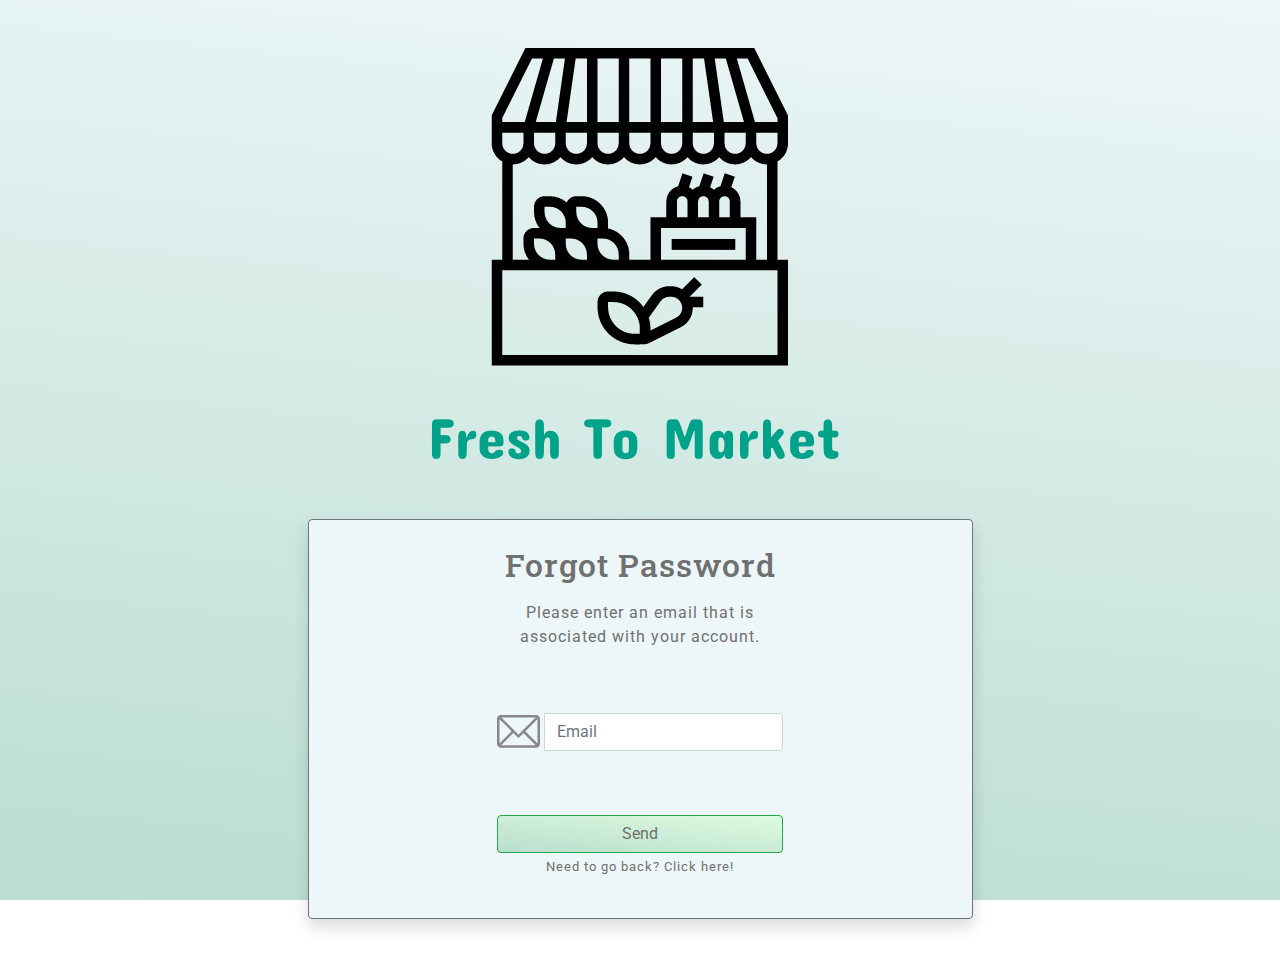
<file: forgot-password.html>
<!doctype html>
<html lang="en">
<head>
    <!-- Required meta tags -->
    <meta charset="utf-8">
    <meta name="viewport" content="width=device-width, initial-scale=1, shrink-to-fit=no">

    <!-- Bootstrap CSS -->
    <link rel="stylesheet" href="CSS/bootstrap.css">
    <link rel="stylesheet" href="CSS/style.css">

    <title>Fresh To Market - Forgot Password</title>
</head>
<body>
<main>
    <div class="container">
        <div class="row mt-5 justify-content-center">
            <div class="col col-6 d-flex justify-content-center">
                <img class="img-fluid" src="Assets/login-logo-desktop.png" alt="Site logo of a fruit stand with Fresh to market in text below it">
            </div>
        </div>
        <div class="row my-5 justify-content-center">
            <div class="col col-7 d-flex align-items-center blue-bg justify-content-center shadow border border-secondary rounded" id="formContainer">
                <div class="col col-md-6">
                    <div class="login-form">
                        <!--Forgot Password Form-->
                        <form>
                            <h2 class="pb-lg-2 pb-0 text-center">Forgot Password</h2>
                            <p class="text-center small-sm pb-0 pb-lg-5">Please enter an email that is associated with your account.</p>
                            <div class="input-group my-3 align-items-center">
                                <div class="input-group-prepend mr-1">
                                    <img class="figure-img mb-0" src="Assets/email-icon.png" alt="Icon that looks like a piece of mail">
                                </div>
                                <input type="text" class="form-control email" placeholder="Email" aria-label="email">
                            </div>
                            <button class="btn btn-success mt-lg-5 mt-3 w-100 sendButton" type="button">Send</button>
                        </form>
                        <p class="text-center small mt-1">Need to go back? <a href="login.html">Click here!</a></p>
                    </div>
                </div>
            </div>
        </div>
    </div>
</main>


<!-- Modal -->
<div class="modal fade" id="eventModal" tabindex="-1" role="dialog" aria-labelledby="eventModal" aria-hidden="true">
    <div class="modal-dialog modal-dialog-centered" role="document">
        <div class="modal-content">
            <div class="modal-header">
                <h5 class="modal-title w-100 text-center">Success!</h5>
                <button type="button" class="close" data-dismiss="modal" aria-label="Close">
                    <span aria-hidden="true">&times;</span>
                </button>
            </div>
            <div class="modal-body text-center py-5">
                <p class="modal-message"></p>
            </div>
            <div class="modal-footer d-flex justify-content-center">
                <button type="button" class="btn btn-dark w-50 modalButton" data-dismiss="modal">Okay</button>
            </div>
        </div>
    </div>
</div>

<!-- JavaScript -->
<script src="JS/jquery-3.6.0.js"></script>
<script src="JS/bootstrap.bundle.js"></script>
<script src="JS/utility.js"></script>
<script src="JS/forgot-password.js"></script>
</body>
</html>
</file>
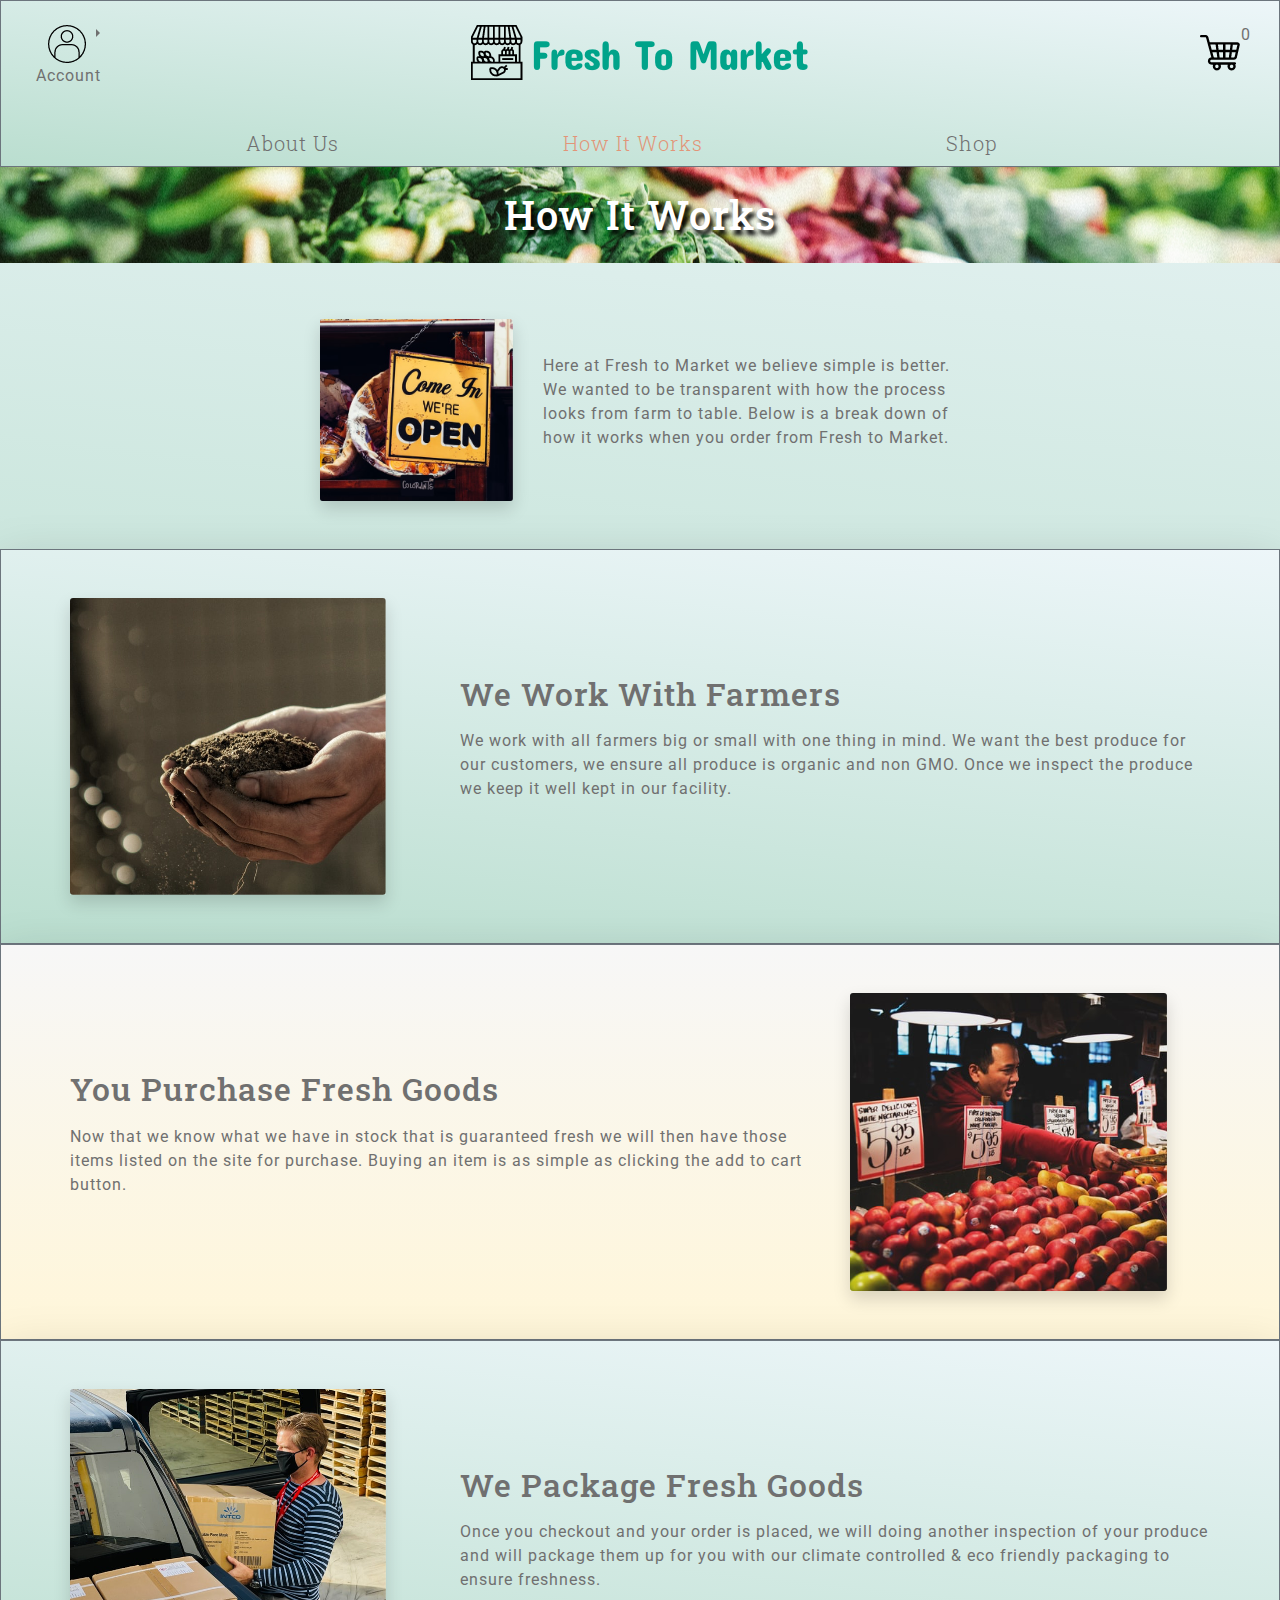
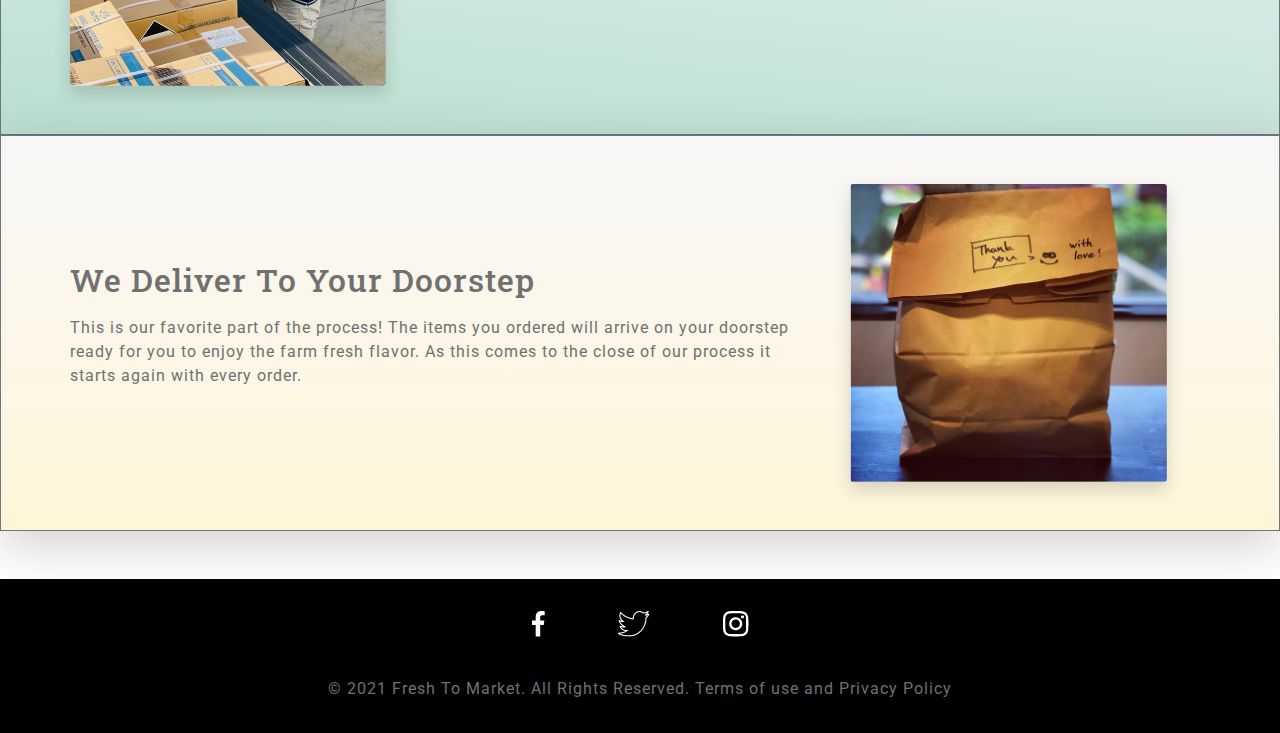
<file: how_it_works.html>
<!doctype html>
<html lang="en">
<head>
    <!-- Required meta tags -->
    <meta charset="utf-8">
    <meta name="viewport" content="width=device-width, initial-scale=1, shrink-to-fit=no">

    <!-- Bootstrap CSS -->
    <link rel="stylesheet" href="CSS/bootstrap.css">
    <link rel="stylesheet" href="CSS/style.css">

    <title>Fresh To Market - How It Works</title>
</head>
<body>

<!--This is the header for the page-->
<header class="mb-md-0 mb-4">
    <div class="container header-container no-gutters col-12 shadow-sm border border-secondary">
        <div class="row py-2 py-md-0">

            <!--This is the account icon which when pressed will bring down a dropdown menu and give you the option to sign out and return to
             the login screen-->
            <div class="col-3 align-items-center d-none d-md-flex">
                <div class="dropright show d-block pl-3">
                    <a class="dropdown-toggle pl-3" href="#" role="button" id="dropdownMenuLink" data-toggle="dropdown" aria-haspopup="true" aria-expanded="false">
                        <img class="pt-4 pb-0" src="Assets/user-icon.png" alt="User Icon">
                    </a>
                    <p class="pl-1">Account</p>
                    <div class="dropdown-menu" aria-labelledby="dropdownMenuLink">
                        <a class="dropdown-item" href="login.html">Sign Out</a>
                    </div>
                </div>
            </div>

            <!--This is a hamburger menu that will appear smaller devices and move main navigation into a dropdown menu to save space-->
            <div class="col-3 d-md-none d-sm-flex align-items-center navbar navbar-light">
                <button class="navbar-toggler d-md-none d-sm-block" type="button" data-toggle="collapse" data-target="#myTogglerNav">
                    <img class="navbar-toggler-icon" src="Assets/hamburger-icon.png" alt="hamburger icon">
                </button>
            </div>

            <!--This is the site logo which will change depending on the screen size on medium and up breakpoints the desktop
             logo will show and for small and lower screen sizes it will display the mobile version of the logo-->
            <div class="col-6 align-items-center justify-content-center d-flex" id="site-logo">
                <div class="col-md d-none d-md-block">
                    <img class="img-fluid d-block mx-auto" src="Assets/desktop-logo.png" alt="Fruit stand with the name of the site to the right">
                </div>
                <div class="col-sm d-none d-block d-md-none">
                    <img class="img-fluid d-block mx-auto" src="Assets/mobile-logo.png" alt="Image of the name of the site Fresh to Market">
                </div>
            </div>

            <!--This is the shopping cart icon in the header -->
            <div class="col-3 align-items-center justify-content-end d-flex">
                <p class="d-inline text-right pr-4" id="shopping-cart-number">0</p>
                <a href="#" class="shopping-cart-button" role="button">
                    <img class="pr-md-4 pr-3" src="Assets/shopping-cart-icon.png" alt="Shopping cart Icon">
                </a>
            </div> <!--Col End -->

            <!--Main navigation for the page which will be moved into a nav dropdown menu on smaller devices and will
              display as a row when on medium to larger devices-->
            <div class="col-12 mx-md-auto">
                <div class="collapse navbar-collapse d-md-flex" id="myTogglerNav">
                    <nav class="col-9 mx-md-auto">
                        <ul class="navbar-nav justify-content-between flex-sm-column flex-md-row mt-3">
                            <li class="nav-item col-md-3 text-left text-md-center pl-0">
                                <a class="nav-link lead" href="about_us.html">About Us</a>
                            </li>
                            <li class="nav-item col-lg-3 col-md-4 text-left text-md-center pl-0">
                                <a class="nav-link lead disabled" href="#">How It Works</a>
                            </li>
                            <li class="nav-item col-md-3 text-left text-md-center pl-0">
                                <a class="nav-link lead" href="index.html">Shop</a>
                            </li>
                            <li class="nav-item d-md-none d-sm-block text-left pl-0">
                                <a class="nav-link lead" href="login.html">Sign Out</a>
                            </li>
                        </ul>
                    </nav>
                </div>
            </div>
        </div>
    </div> <!-- End of container -->
</header>

<main>
    <!--How it Works Desktop Banner-->
    <div class="container col-12 no-gutters px-0 d-none d-md-block text-center how-it-works-banner">
        <div class="col">
            <h1 class="text-center py-4 banner-title">How It Works</h1>
        </div>
    </div>

    <!--How it Works Mobile Banner-->
    <div class="container col-12 section-title border border-secondary no-gutters shadow-sm d-md-none d-sm-block yellow-bg">
        <div class="col">
            <h2 class="text-center py-1">How It Works</h2>
        </div>
    </div>

    <!--Page Intro-->
    <div class="container col col-md-6 px-md-0 py-5">
        <div class="row flex-column flex-md-row">
            <div class="col col-md-4 d-flex align-items-center">
                <img class="img-fluid shadow d-none d-md-flex" src="Assets/how_it_works-top.png"
                     alt="A picture of a sign in the window saying come on in we're open">
            </div>
            <div class="col col-md-8 d-flex align-items-center">
                <div>
                    <img class="img-fluid d-md-none mb-4 d-block mx-auto shadow" src="Assets/how_it_works-top.png"
                         alt="A picture of a sign in the window saying come on in we're open">
                    <p>
                        Here at Fresh to Market we believe simple is better. We wanted to be transparent with how the process looks from
                        farm to table. Below is a break down of how it works when you order from Fresh to Market.
                    </p>
                </div>
            </div>
        </div>
    </div>

    <!--We Work With Farmers-->
    <article class="shadow-lg border border-secondary green-bg">
        <div class="container px-md-0 py-5">
            <div class="row flex-column flex-md-row">
                <div class="col col-md-4 d-flex align-items-center">
                    <img class="img-fluid shadow d-none d-md-flex" src="Assets/how_it_works-1.png"
                         alt="A picture of a pair of hands holding a large amount of soil">
                </div>
                <div class="col col-md-8 d-flex align-items-center">
                    <div>
                        <h2 class="pb-2 text-center text-md-left">We Work With Farmers</h2>
                        <img class="img-fluid d-md-none mb-4 d-block mx-auto shadow" src="Assets/how_it_works-1.png"
                             alt="A picture of a pair of hands holding a large amount of soil">
                        <p>
                            We work with all farmers big or small with one thing in mind. We want the best produce for
                            our customers, we ensure all produce is organic and non GMO. Once we inspect the produce we
                            keep it well kept in our facility.
                        </p>
                    </div>
                </div>
            </div>
        </div>
    </article>


    <!--You Purchase Fresh Goods-->
    <article class="shadow-lg border border-secondary yellow-bg">
        <div class="container px-md-0 py-5">
            <div class="row flex-column flex-md-row flex-md-row-reverse">
                <div class="col col-md-4 d-flex align-items-center">
                    <img class="img-fluid shadow d-none d-md-flex" src="Assets/how_it_works-2.png"
                         alt="A picture of a man reaching over a fruit stand">
                </div>
                <div class="col col-md-8 d-flex align-items-center">
                    <div>
                        <h2 class="pb-2 text-center text-md-left">You Purchase Fresh Goods</h2>
                        <img class="img-fluid d-md-none mb-4 d-block mx-auto shadow" src="Assets/how_it_works-2.png"
                             alt="A picture of a man reaching over a fruit stand">
                        <p>
                            Now that we know what we have in stock that is guaranteed fresh we will then have those
                            items listed on the site for purchase. Buying an item is as simple as clicking the add to
                            cart button.
                        </p>
                    </div>
                </div>
            </div>
        </div>
    </article>

    <!--We Package Fresh Goods-->
    <article class="shadow-lg border border-secondary green-bg">
        <div class="container px-md-0 py-5">
            <div class="row flex-column flex-md-row">
                <div class="col col-md-4 d-flex align-items-center">
                    <img class="img-fluid shadow d-none d-md-flex" src="Assets/how_it_works-3.png"
                         alt="A picture of a man wearing a mask carrying a box into a truck filled it boxes">
                </div>
                <div class="col col-md-8 d-flex align-items-center">
                    <div>
                        <h2 class="pb-2 text-center text-md-left">We Package Fresh Goods</h2>
                        <img class="img-fluid d-md-none mb-4 d-block mx-auto shadow" src="Assets/how_it_works-3.png"
                             alt="A picture of a man wearing a mask carrying a box into a truck filled it boxes">
                        <p>
                            Once you checkout and your order is placed, we will doing another inspection of your produce
                            and will package them up for you with our climate controlled & eco friendly packaging to
                            ensure freshness.
                        </p>
                    </div>
                </div>
            </div>
        </div>
    </article>

    <!--We Deliver To Your Doorstep-->
    <article class="shadow-lg border border-secondary yellow-bg mb-5">
        <div class="container px-md-0 py-5">
            <div class="row flex-column flex-md-row flex-md-row-reverse">
                <div class="col col-md-4 d-flex align-items-center">
                    <img class="img-fluid shadow d-none d-md-flex" src="Assets/how_it_works-4.png"
                         alt="A picture of a large brown paper bag with a note that says thank you">
                </div>
                <div class="col col-md-8 d-flex align-items-center">
                    <div>
                        <h2 class="pb-2 text-center text-md-left">We Deliver To Your Doorstep</h2>
                        <img class="img-fluid d-md-none mb-4 d-block mx-auto shadow" src="Assets/how_it_works-4.png"
                             alt="A picture of a large brown paper bag with a note that says thank you">
                        <p>
                            This is our favorite part of the process! The items you ordered will arrive on your doorstep
                            ready for you to enjoy the farm fresh flavor. As this comes to the close of our process it
                            starts again with every order.
                        </p>
                    </div>
                </div>
            </div>
        </div>
    </article>
</main>

<!--This is the back to top button which will bring you back to the top of the page, this will only be displayed for smaller
devices-->
<div class="container d-md-none d-block">
    <div class="row">
        <div class="col d-flex justify-content-center">
            <a class="text-center" href="#site-logo" role="button">
                <img src="Assets/arrow-up-icon.png" alt="Icon of an arrow pointing up">
                <p>Back to top</p>
            </a>
        </div>
    </div>
</div>

<!-- Modal -->
<div class="modal fade" id="eventModal" tabindex="-1" role="dialog" aria-labelledby="eventModal" aria-hidden="true">
    <div class="modal-dialog modal-dialog-centered" role="document">
        <div class="modal-content">
            <div class="modal-header">
                <h5 class="modal-title w-100 text-center">Success!</h5>
                <button type="button" class="close" data-dismiss="modal" aria-label="Close">
                    <span aria-hidden="true">&times;</span>
                </button>
            </div>
            <div class="modal-body text-center py-5">
                <p class="modal-message">You have checked out successfully!</p>
            </div>
            <div class="modal-footer d-flex justify-content-center">
                <button type="button" class="btn btn-dark w-50" data-dismiss="modal">Okay</button>
            </div>
        </div>
    </div>
</div>

<!--This is the footer of the page which holds three social media icons/links and some copyright information-->
<footer class="mt-5">
    <div class="container footer-container col-12 no-gutters pt-3">
        <div class="row">
            <div class="col-5 col-md-3 d-flex justify-content-around pt-3 pb-4 mx-auto">
                <a class="fb-social-icon" href="https://www.facebook.com/FullSailUniversity/" target="_blank">Facebook</a>
                <a class="twitter-social-icon" href="https://twitter.com/FullSail?ref_src=twsrc%5Egoogle%7Ctwcamp%5Eserp%7Ctwgr%5Eauthor" target="_blank">Twitter</a>
                <a class="instagram-social-icon" href="https://www.instagram.com/fullsail/?hl=en" target="_blank">Instagram</a>
            </div>
        </div>
        <div class="row">
            <div class="col text-center py-3">
                <p class="pb-0">© 2021 Fresh To Market. All Rights Reserved. Terms of use and Privacy Policy</p>
            </div>
        </div>
    </div>
</footer>

<!-- JavaScript -->
<script src="JS/jquery-3.6.0.js"></script>
<script src="JS/bootstrap.bundle.js"></script>
<script src="JS/cart.js"></script>
</body>
</html>
</file>
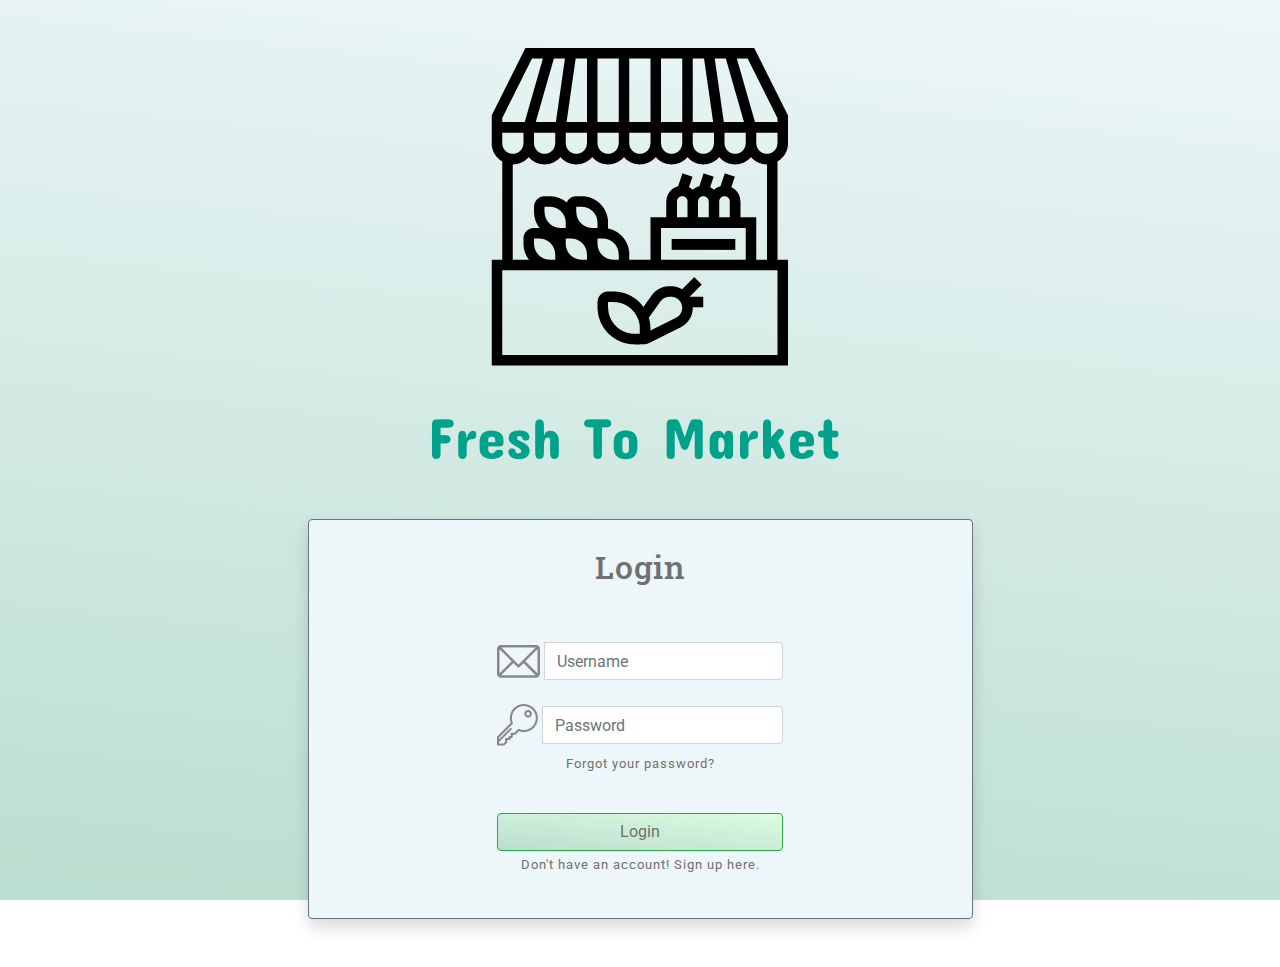
<file: login.html>
<!doctype html>
<html lang="en">
<head>
    <!-- Required meta tags -->
    <meta charset="utf-8">
    <meta name="viewport" content="width=device-width, initial-scale=1, shrink-to-fit=no">

    <!-- Bootstrap CSS -->
    <link rel="stylesheet" href="CSS/bootstrap.css">
    <link rel="stylesheet" href="CSS/style.css">

    <title>Fresh To Market - Login</title>
</head>
<body>
<main>
    <div class="container">
        <div class="row mt-5 justify-content-center">
            <div class="col col-6 d-flex justify-content-center">
                <img class="img-fluid" src="Assets/login-logo-desktop.png" alt="Site logo of a fruit stand with Fresh to market in text below it">
            </div>
        </div>
        <div class="row my-5 justify-content-center">
            <div class="col col-7 d-flex align-items-center blue-bg justify-content-center shadow border border-secondary rounded" id="formContainer">
                <div class="col col-md-6">
                    <div class="login-form">
                        <!--Login Form-->
                        <form>
                            <h2 class="pb-5 text-center">Login</h2>

                            <div class="input-group mb-4 align-items-center">
                                <div class="input-group-prepend mr-1">
                                    <img class="figure-img mb-0" src="Assets/email-icon.png" alt="Icon that looks like a piece of mail">
                                </div>
                                <input type="text" class="form-control username" placeholder="Username" aria-label="Username">
                            </div>
                            <div class="input-group my-2 align-items-center">
                                <div class="input-group-prepend mr-1">
                                    <img class="figure-img mb-0" src="Assets/password-icon.png" alt="Icon that looks like a key">
                                </div>
                                <input type="password" class="form-control password" placeholder="Password" aria-label="Password">
                            </div>
                            <a href="forgot-password.html">
                                <p class="text-center small">Forgot your password?</p>
                            </a>
                            <button class="btn btn-success mt-4 w-100 loginButton" type="button">Login</button>
                        </form>
                        <p class="text-center small mt-1">Don't have an account! <a href="sign-up.html">Sign up here</a>.</p>
                    </div>
                </div>
            </div>
        </div>
    </div>
</main>

<!-- Modal -->
<div class="modal fade" id="eventModal" tabindex="-1" role="dialog" aria-labelledby="eventModal" aria-hidden="true">
    <div class="modal-dialog modal-dialog-centered" role="document">
        <div class="modal-content">
            <div class="modal-header">
                <h5 class="modal-title w-100 text-center">Success!</h5>
                <button type="button" class="close" data-dismiss="modal" aria-label="Close">
                    <span aria-hidden="true">&times;</span>
                </button>
            </div>
            <div class="modal-body text-center py-5">
                <p class="modal-message"></p>
            </div>
            <div class="modal-footer d-flex justify-content-center">
                <button type="button" class="btn btn-dark w-50" data-dismiss="modal">Try Again</button>
            </div>
        </div>
    </div>
</div>

<!-- JavaScript -->
<script src="JS/jquery-3.6.0.js"></script>
<script src="JS/bootstrap.bundle.js"></script>
<script src="JS/utility.js"></script>
<script src="JS/login.js"></script>
</body>
</html>
</file>
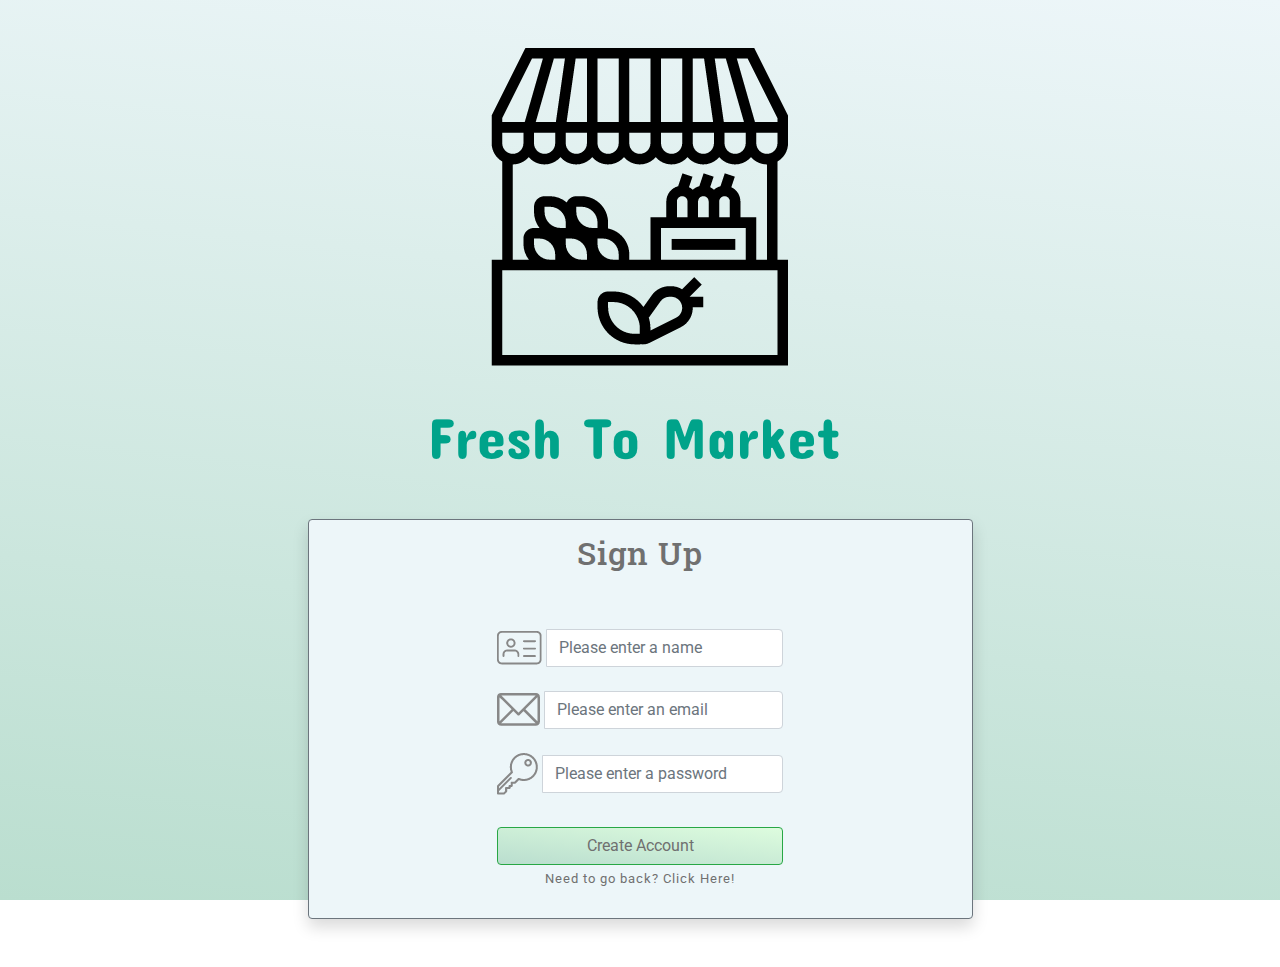
<file: sign-up.html>
<!doctype html>
<html lang="en">
<head>
    <!-- Required meta tags -->
    <meta charset="utf-8">
    <meta name="viewport" content="width=device-width, initial-scale=1, shrink-to-fit=no">

    <!-- Bootstrap CSS -->
    <link rel="stylesheet" href="CSS/bootstrap.css">
    <link rel="stylesheet" href="CSS/style.css">

    <title>Fresh To Market - Sign Up</title>
</head>
<body>
<main>
    <div class="container">
        <div class="row mt-5 justify-content-center">
            <div class="col col-6 d-flex justify-content-center">
                <img class="img-fluid" src="Assets/login-logo-desktop.png" alt="Site logo of a fruit stand with Fresh to market in text below it">
            </div>
        </div>
        <div class="row my-5 justify-content-center">
            <div class="col col-7 d-flex align-items-center blue-bg justify-content-center shadow border border-secondary rounded" id="formContainer">
                <div class="col col-md-6">
                    <div class="login-form">
                        <!--Sign Up Form-->
                        <form>
                            <h2 class="pb-5 text-center">Sign Up</h2>

                            <div class="input-group mb-4 align-items-center">
                                <div class="input-group-prepend mr-1">
                                    <img class="figure-img mb-0" src="Assets/name-icon.png" alt="Icon that looks like a name tag">
                                </div>
                                <input type="text" class="form-control nameInput" placeholder="Please enter a name" aria-label="Name">
                            </div>

                            <div class="input-group mb-4 align-items-center">
                                <div class="input-group-prepend mr-1">
                                    <img class="figure-img mb-0" src="Assets/email-icon.png" alt="Icon that looks like a piece of mail">
                                </div>
                                <input type="email" class="form-control emailInput" placeholder="Please enter an email" aria-label="Email">
                            </div>

                            <div class="input-group my-2 align-items-center">
                                <div class="input-group-prepend mr-1">
                                    <img class="figure-img mb-0" src="Assets/password-icon.png" alt="Icon that looks like a key">
                                </div>
                                <input type="password" class="form-control passwordInput" placeholder="Please enter a password" aria-label="Password">
                            </div>
                            <button class="btn btn-success mt-4 w-100 createAccountButton" type="button">Create Account</button>
                        </form>
                        <p class="text-center small mt-1">Need to go back? <a href="login.html">Click Here!</a></p>
                    </div>
                </div>
            </div>
        </div>
    </div>
</main>

<!-- Modal -->
<div class="modal fade" id="eventModal" tabindex="-1" role="dialog" aria-labelledby="eventModal" aria-hidden="true">
    <div class="modal-dialog modal-dialog-centered" role="document">
        <div class="modal-content">
            <div class="modal-header">
                <h5 class="modal-title w-100 text-center">Success!</h5>
                <button type="button" class="close" data-dismiss="modal" aria-label="Close">
                    <span aria-hidden="true">&times;</span>
                </button>
            </div>
            <div class="modal-body text-center py-5">
                <p class="modal-message"></p>
            </div>
            <div class="modal-footer d-flex justify-content-center">
                <button type="button" class="btn btn-dark w-50" data-dismiss="modal">Okay</button>
            </div>
        </div>
    </div>
</div>

<!-- JavaScript -->
<script src="JS/jquery-3.6.0.js"></script>
<script src="JS/bootstrap.bundle.js"></script>
<script src="JS/utility.js"></script>
<script src="JS/sign-up.js"></script>
</body>
</html>
</file>
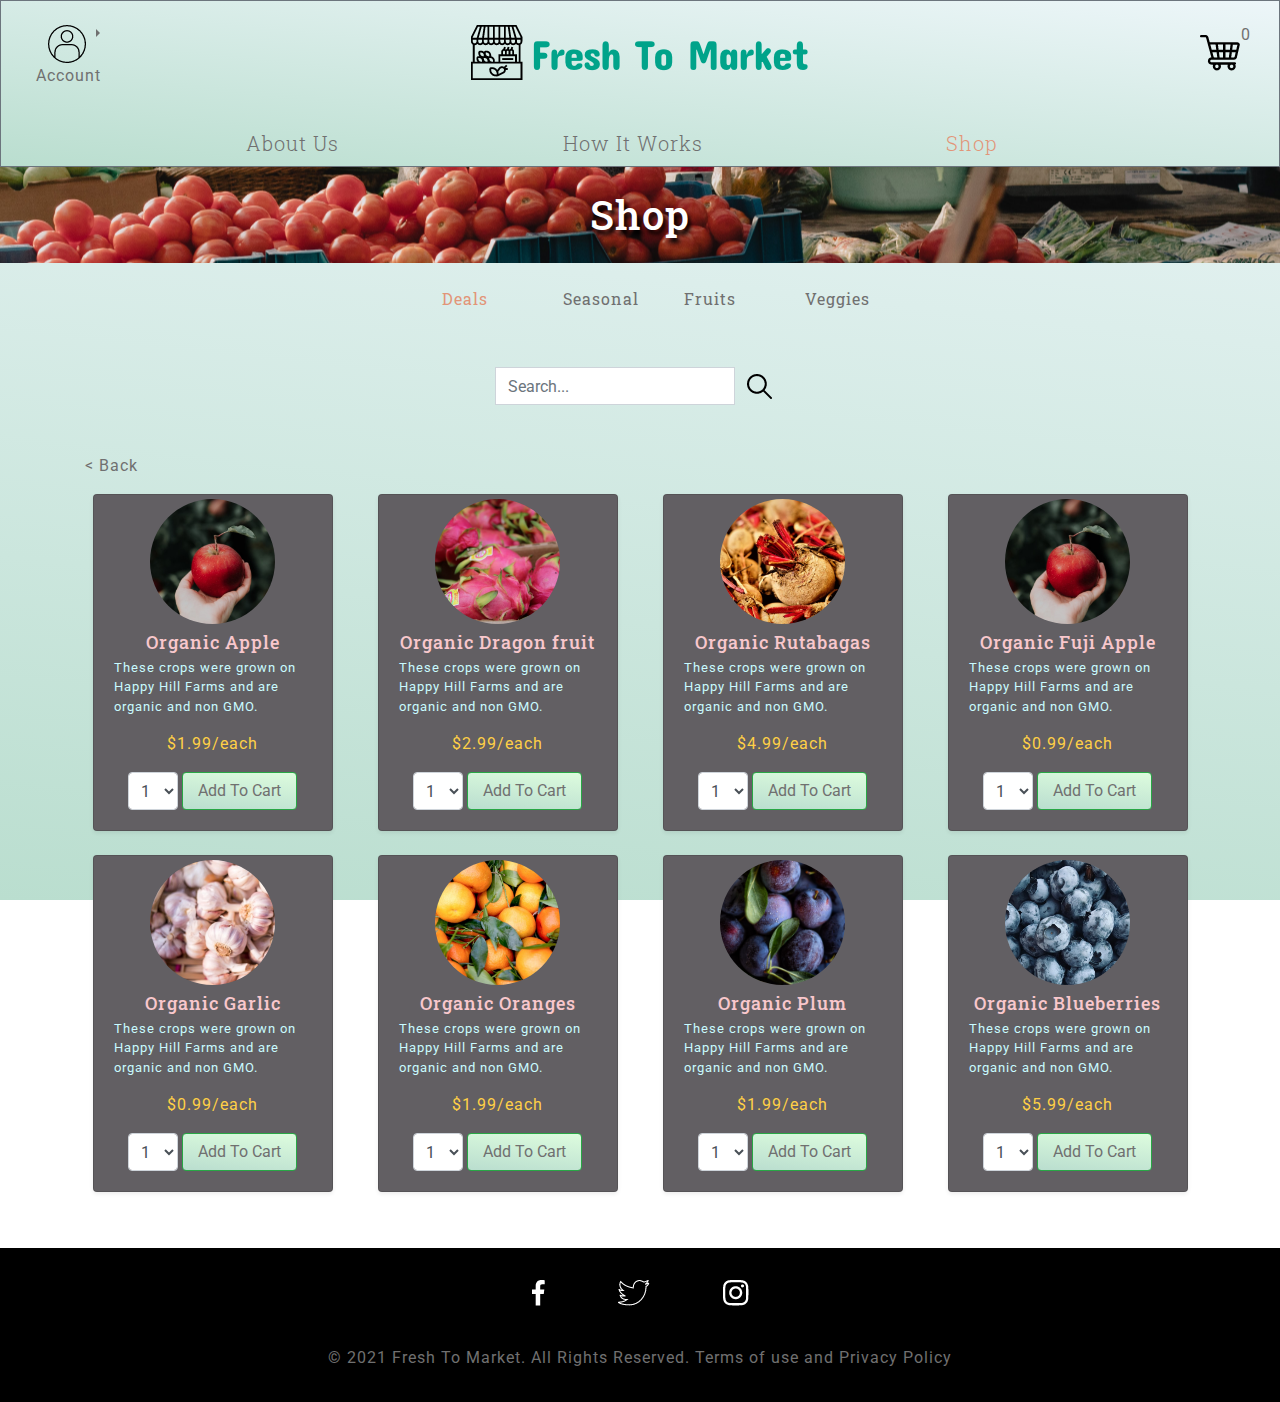
<file: view-all-deals.html>
<!doctype html>
<html lang="en">
<head>
    <!-- Required meta tags -->
    <meta charset="utf-8">
    <meta name="viewport" content="width=device-width, initial-scale=1, shrink-to-fit=no">

    <!-- Bootstrap CSS -->
    <link rel="stylesheet" href="CSS/bootstrap.css">
    <link rel="stylesheet" href="CSS/style.css">

    <title>Fresh To Market - Shop</title>
</head>
<body>

<!--This is the header for the page-->
<header>
    <div class="container header-container no-gutters col-12 shadow-sm border border-secondary">
        <div class="row py-2 py-md-0">

            <!--This is the account icon which when pressed will bring down a dropdown menu and give you the option to sign out and return to
             the login screen-->
            <div class="col-3 align-items-center d-none d-md-flex">
                <div class="dropright show d-block pl-3">
                    <a class="dropdown-toggle pl-3" href="#" role="button" id="dropdownMenuLink" data-toggle="dropdown" aria-haspopup="true" aria-expanded="false">
                        <img class="pt-4 pb-0" src="Assets/user-icon.png" alt="User Icon">
                    </a>
                    <p class="pl-1">Account</p>
                    <div class="dropdown-menu" aria-labelledby="dropdownMenuLink">
                        <a class="dropdown-item" href="login.html">Sign Out</a>
                    </div>
                </div>
            </div>

            <!--This is a hamburger menu that will appear smaller devices and move main navigation into a dropdown menu to save space-->
            <div class="col-3 d-md-none d-sm-flex align-items-center navbar navbar-light">
                <button class="navbar-toggler d-md-none d-sm-block" type="button" data-toggle="collapse" data-target="#myTogglerNav">
                    <img class="navbar-toggler-icon" src="Assets/hamburger-icon.png" alt="hamburger icon">
                </button>
            </div>


            <!--This is the site logo which will change depending on the screen size on medium and up breakpoints the desktop
             logo will show and for small and lower screen sizes it will display the mobile version of the logo-->
            <div class="col-6 align-items-center justify-content-center d-flex" id="site-logo">
                <div class="col-md d-none d-md-block">
                    <img class="img-fluid d-block mx-auto" src="Assets/desktop-logo.png" alt="Fruit stand with the name of the site to the right">
                </div>
                <div class="col-sm d-none d-block d-md-none">
                    <img class="img-fluid d-block mx-auto" src="Assets/mobile-logo.png" alt="Image of the name of the site Fresh to Market">
                </div>
            </div>

            <!--This is the shopping cart icon in the header -->
            <div class="col-3 align-items-center justify-content-end d-flex">
                <p class="d-inline text-right pr-4" id="shopping-cart-number">0</p>
                <a href="#" class="shopping-cart-button" role="button">
                    <img class="pr-md-4 pr-3" src="Assets/shopping-cart-icon.png" alt="Shopping cart Icon">
                </a>
            </div> <!--Col End -->
        </div> <!--Row End -->

        <!--Main navigation for the page which will be moved into a nav dropdown menu on smaller devices and will
          display as a row when on medium to larger devices-->
        <div class="col-12 mx-md-auto">
            <div class="collapse navbar-collapse d-md-flex" id="myTogglerNav">
                <nav class="col-9 mx-md-auto">
                    <ul class="navbar-nav justify-content-between flex-sm-column flex-md-row mt-3">
                        <li class="nav-item col-md-3 text-left text-md-center pl-0">
                            <a class="nav-link lead" href="about_us.html">About Us</a>
                        </li>
                        <li class="nav-item col-lg-3 col-md-4 text-left text-md-center pl-0">
                            <a class="nav-link lead" href="how_it_works.html">How It Works</a>
                        </li>
                        <li class="nav-item col-md-3 text-left text-md-center pl-0">
                            <a class="nav-link lead disabled" href="#">Shop</a>
                        </li>
                        <li class="nav-item d-md-none d-sm-block text-left pl-0">
                            <a class="nav-link lead" href="login.html">Sign Out</a>
                        </li>
                    </ul>
                </nav>
            </div>
        </div>

    </div> <!-- End of container -->
</header>

<main>
    <!--Shop Desktop Banner-->
    <div class="container col-12 img-fluid no-gutters px-0 d-none d-md-block text-center shop-banner">
        <div class="col">
            <h1 class="text-center py-4 banner-title">Shop</h1>
        </div>
    </div>

    <!--Shop Mobile Banner-->
    <div class="container col-12 section-title border border-secondary no-gutters shadow-sm d-md-none d-sm-block yellow-bg mt-4">
        <div class="col">
            <h2 class="text-center py-1">Shop</h2>
        </div>
    </div>

    <!-- Sub-nav Links   -->
    <nav class="col-md-4 col-12 mx-md-auto">
        <ul class="navbar-nav justify-content-lg-between justify-content-md-around flex-row mt-3">
            <li class="nav-item col-3 col-lg-1 col-md-5 text-center pl-0">
                <a class="nav-link disabled" href="#">Deals</a>
            </li>
            <li class="nav-item col-3 col-lg-1 col-md-5 text-center pl-md-0">
                <a class="nav-link" href="view-all-seasonal.html">Seasonal</a>
            </li>
            <li class="nav-item col-3 col-lg-1 col-md-5 text-center pl-md-0">
                <a class="nav-link" href="view-all-fruits.html">Fruits</a>
            </li>
            <li class="nav-item col-3 col-lg-1 col-md-5 text-center pl-md-0">
                <a class="nav-link" href="view-all-veggies.html">Veggies</a>
            </li>
        </ul>
    </nav>

    <!--  Search Bar  -->
    <div class="container col-12 my-5">
        <div class="row">
            <div class="col-md-3 mx-auto">
                <div class="input-group">
                    <label class="d-none" for="searchInput">Search</label>
                    <input type="text" class="form-control search-input" id="searchInput" placeholder="Search...">
                    <div class="input-group-append">
                        <button class="btn search-btn" type="button">
                            <img src="Assets/search-icon.png" alt="Magnifying Glass Icon for search">
                        </button>
                    </div>
                </div>
            </div>
        </div>
    </div>


    <div class="container">
        <div class="row">
            <div class="col">
                <a href="index.html" role="button">
                    <p>&lt; Back</p>
                </a>
            </div>
        </div>
        <div class="row row-cols-lg-4 row-cols-md-2 row-cols-1 justify-content-center">
            <!--  Apple Card -->
            <div class="col col-md d-block d-md-flex mx-auto">
                <div class="card mb-2 shadow-sm mx-auto">
                    <img class="mx-auto d-block mt-1" alt="A fresh red apple being held by a hand" src="Assets/apple.png">
                    <div class="card-body pt-2">
                        <h4 class="card-title text-center mb-1">Organic Apple</h4>
                        <p class="card-text">These crops were grown on Happy Hill Farms and are organic and non GMO.</p>
                        <p class="text-center card-price">$1.99/each</p>
                        <div class="d-flex justify-content-center align-items-center">
                            <label for="quantity-select-apples"></label>
                            <select class="form-control col-3 d-inline px-2" name="quantity" id="quantity-select-apples">
                                <option value="1">1</option>
                                <option value="2">2</option>
                                <option value="3">3</option>
                                <option value="4">4</option>
                            </select>
                            <button class="btn btn-success d-inline col-7 ml-1 add-to-cart" type="button">Add To Cart</button>
                        </div>
                    </div>
                </div>
            </div>
            <!-- End of Card-->

            <!--  Dragon Fruit Card -->
            <div class="col d-block d-md-flex mx-auto">
                <div class="card mb-2 shadow-sm mx-auto">
                    <img class="mx-auto d-block mt-1" alt="A large pile of dragon fruits" src="Assets/dragon-fruit-icon.png">
                    <div class="card-body pt-2">
                        <h4 class="card-title text-center mb-1">Organic Dragon fruit</h4>
                        <p class="card-text">These crops were grown on Happy Hill Farms and are organic and non GMO.</p>
                        <p class="text-center card-price">$2.99/each</p>
                        <div class="d-flex justify-content-center align-items-center">
                            <label for="quantity-select-dragon"></label>
                            <select class="form-control col-3 d-inline px-2" name="quantity" id="quantity-select-dragon">
                                <option value="1">1</option>
                                <option value="2">2</option>
                                <option value="3">3</option>
                                <option value="4">4</option>
                            </select>
                            <button class="btn btn-success d-inline col-7 ml-1 add-to-cart" type="button">Add To Cart</button>
                        </div>
                    </div>
                </div>
            </div>
            <!-- End of Card-->

            <!--  Rutabaga Card -->
            <div class="col d-block d-md-flex mx-auto">
                <div class="card mb-2 shadow-sm mx-auto">
                    <img class="mx-auto d-block mt-1" alt="A large pile of fresh rutabagas" src="Assets/rutabuga-icon.png">
                    <div class="card-body pt-2">
                        <h4 class="card-title text-center mb-1">Organic Rutabagas</h4>
                        <p class="card-text">These crops were grown on Happy Hill Farms and are organic and non GMO.</p>
                        <p class="text-center card-price">$4.99/each</p>
                        <div class="d-flex justify-content-center align-items-center">
                            <label for="quantity-select-rutabaga"></label>
                            <select class="form-control col-3 d-inline px-2" name="quantity" id="quantity-select-rutabaga">
                                <option value="1">1</option>
                                <option value="2">2</option>
                                <option value="3">3</option>
                                <option value="4">4</option>
                            </select>
                            <button class="btn btn-success d-inline col-7 ml-1 add-to-cart" type="button">Add To Cart</button>
                        </div>
                    </div>
                </div>
            </div>
            <!-- End of Card-->

            <!--  Fuji Apple Card -->
            <div class="col d-block d-md-flex mx-auto">
                <div class="card mb-2 shadow-sm mx-auto">
                    <img class="mx-auto d-block mt-1" alt="A fresh red apple being held by a hand" src="Assets/apple.png">
                    <div class="card-body pt-2">
                        <h4 class="card-title text-center mb-1">Organic Fuji Apple</h4>
                        <p class="card-text">These crops were grown on Happy Hill Farms and are organic and non GMO.</p>
                        <p class="text-center card-price">$0.99/each</p>
                        <div class="d-flex justify-content-center align-items-center">
                            <label for="quantity-select-fuji-apples"></label>
                            <select class="form-control col-3 d-inline px-2" name="quantity" id="quantity-select-fuji-apples">
                                <option value="1">1</option>
                                <option value="2">2</option>
                                <option value="3">3</option>
                                <option value="4">4</option>
                            </select>
                            <button class="btn btn-success d-inline col-7 ml-1 add-to-cart" type="button">Add To Cart</button>
                        </div>
                    </div>
                </div>
            </div>
            <!-- End of Card-->

            <!--  Garlic Card -->
            <div class="col d-block d-md-flex mx-auto mt-md-3 mt-1">
                <div class="card mb-2 shadow-sm mx-auto">
                    <img class="mx-auto d-block mt-1" alt="A large amount of garlic in a pile" src="Assets/garlic-icon.png">
                    <div class="card-body pt-2">
                        <h4 class="card-title text-center mb-1">Organic Garlic</h4>
                        <p class="card-text">These crops were grown on Happy Hill Farms and are organic and non GMO.</p>
                        <p class="text-center card-price">$0.99/each</p>
                        <div class="d-flex justify-content-center align-items-center">
                            <label for="quantity-select-garlic"></label>
                            <select class="form-control col-3 d-inline px-2" name="quantity" id="quantity-select-garlic">
                                <option value="1">1</option>
                                <option value="2">2</option>
                                <option value="3">3</option>
                                <option value="4">4</option>
                            </select>
                            <button class="btn btn-success d-inline col-7 ml-1 add-to-cart" type="button">Add To Cart</button>
                        </div>
                    </div>
                </div>
            </div>
            <!-- End of Card-->

            <!--  Orange Card -->
            <div class="col d-block d-md-flex mx-auto mt-md-3 mt-1">
                <div class="card mb-2 shadow-sm mx-auto">
                    <img class="mx-auto d-block mt-1" alt="A pile of fresh oranges with some green leaves on the pile" src="Assets/orange-icon.png">
                    <div class="card-body pt-2">
                        <h4 class="card-title text-center mb-1">Organic Oranges</h4>
                        <p class="card-text">These crops were grown on Happy Hill Farms and are organic and non GMO.</p>
                        <p class="text-center card-price">$1.99/each</p>
                        <div class="d-flex justify-content-center align-items-center">
                            <label for="quantity-select-orange"></label>
                            <select class="form-control col-3 d-inline px-2" name="quantity" id="quantity-select-orange">
                                <option value="1">1</option>
                                <option value="2">2</option>
                                <option value="3">3</option>
                                <option value="4">4</option>
                            </select>
                            <button class="btn btn-success d-inline col-7 ml-1 add-to-cart" type="button">Add To Cart</button>
                        </div>
                    </div>
                </div>
            </div>
            <!-- End of Card-->

            <!--  Plum Card -->
            <div class="col d-block d-md-flex mx-auto mt-md-3 mt-1">
                <div class="card mb-2 shadow-sm mx-auto">
                    <img class="mx-auto d-block mt-1" alt="A large pile of fresh plums" src="Assets/plum-icon.png">
                    <div class="card-body pt-2">
                        <h4 class="card-title text-center mb-1">Organic Plum</h4>
                        <p class="card-text">These crops were grown on Happy Hill Farms and are organic and non GMO.</p>
                        <p class="text-center card-price">$1.99/each</p>
                        <div class="d-flex justify-content-center align-items-center">
                            <label for="quantity-select-plum"></label>
                            <select class="form-control col-3 d-inline px-2" name="quantity" id="quantity-select-plum">
                                <option value="1">1</option>
                                <option value="2">2</option>
                                <option value="3">3</option>
                                <option value="4">4</option>
                            </select>
                            <button class="btn btn-success d-inline col-7 ml-1 add-to-cart" type="button">Add To Cart</button>
                        </div>
                    </div>
                </div>
            </div>
            <!-- End of Card-->

            <!--  Blueberry Card -->
            <div class="col d-block d-md-flex mx-auto mt-md-3 mt-1">
                <div class="card mb-2 shadow-sm mx-auto">
                    <img class="mx-auto d-block mt-1" alt="A large bundle of fresh blueberries" src="Assets/blueberries-icon.png">
                    <div class="card-body pt-2">
                        <h4 class="card-title text-center mb-1">Organic Blueberries</h4>
                        <p class="card-text">These crops were grown on Happy Hill Farms and are organic and non GMO.</p>
                        <p class="text-center card-price">$5.99/each</p>
                        <div class="d-flex justify-content-center align-items-center">
                            <label for="quantity-select-blueberry"></label>
                            <select class="form-control col-3 d-inline px-2" name="quantity" id="quantity-select-blueberry">
                                <option value="1">1</option>
                                <option value="2">2</option>
                                <option value="3">3</option>
                                <option value="4">4</option>
                            </select>
                            <button class="btn btn-success d-inline col-7 ml-1 add-to-cart" type="button">Add To Cart</button>
                        </div>
                    </div>
                </div>
            </div>
            <!-- End of Card-->

        </div>
    </div>
</main>

<!--This is the back to top button which will bring you back to the top of the page, this will only be displayed for smaller
devices-->
<div class="container d-md-none d-block mt-4">
    <div class="row">
        <div class="col d-flex justify-content-center">
            <a class="text-center" href="#site-logo" role="button">
                <img src="Assets/arrow-up-icon.png" alt="Icon of an arrow pointing up">
                <p>Back to top</p>
            </a>
        </div>
    </div>
</div>

<!-- Modal -->
<div class="modal fade" id="eventModal" tabindex="-1" role="dialog" aria-labelledby="eventModal" aria-hidden="true">
    <div class="modal-dialog modal-dialog-centered" role="document">
        <div class="modal-content">
            <div class="modal-header">
                <h5 class="modal-title w-100 text-center">Success!</h5>
                <button type="button" class="close" data-dismiss="modal" aria-label="Close">
                    <span aria-hidden="true">&times;</span>
                </button>
            </div>
            <div class="modal-body text-center py-5">
                <p class="modal-message">You have checked out successfully!</p>
            </div>
            <div class="modal-footer d-flex justify-content-center">
                <button type="button" class="btn btn-dark w-50" data-dismiss="modal">Okay</button>
            </div>
        </div>
    </div>
</div>

<!--This is the footer of the page which holds three social media icons/links and some copyright information-->
<footer class="mt-5">
    <div class="container footer-container col-12 no-gutters pt-3">
        <div class="row">
            <div class="col-5 col-md-3 d-flex justify-content-around pt-3 pb-4 mx-auto">
                <a class="fb-social-icon" href="https://www.facebook.com/FullSailUniversity/" target="_blank">Facebook</a>
                <a class="twitter-social-icon" href="https://twitter.com/FullSail?ref_src=twsrc%5Egoogle%7Ctwcamp%5Eserp%7Ctwgr%5Eauthor" target="_blank">Twitter</a>
                <a class="instagram-social-icon" href="https://www.instagram.com/fullsail/?hl=en" target="_blank">Instagram</a>
            </div>
        </div>
        <div class="row">
            <div class="col text-center py-3">
                <p class="pb-0">© 2021 Fresh To Market. All Rights Reserved. Terms of use and Privacy Policy</p>
            </div>
        </div>
    </div>
</footer>

<!-- JavaScript -->
<script src="JS/jquery-3.6.0.js"></script>
<script src="JS/bootstrap.bundle.js"></script>
<script src="JS/utility.js"></script>
<script src="JS/search-bar.js"></script>
<script src="JS/cart.js"></script>
<script src="JS/shop.js"></script>
</body>
</html>
</file>
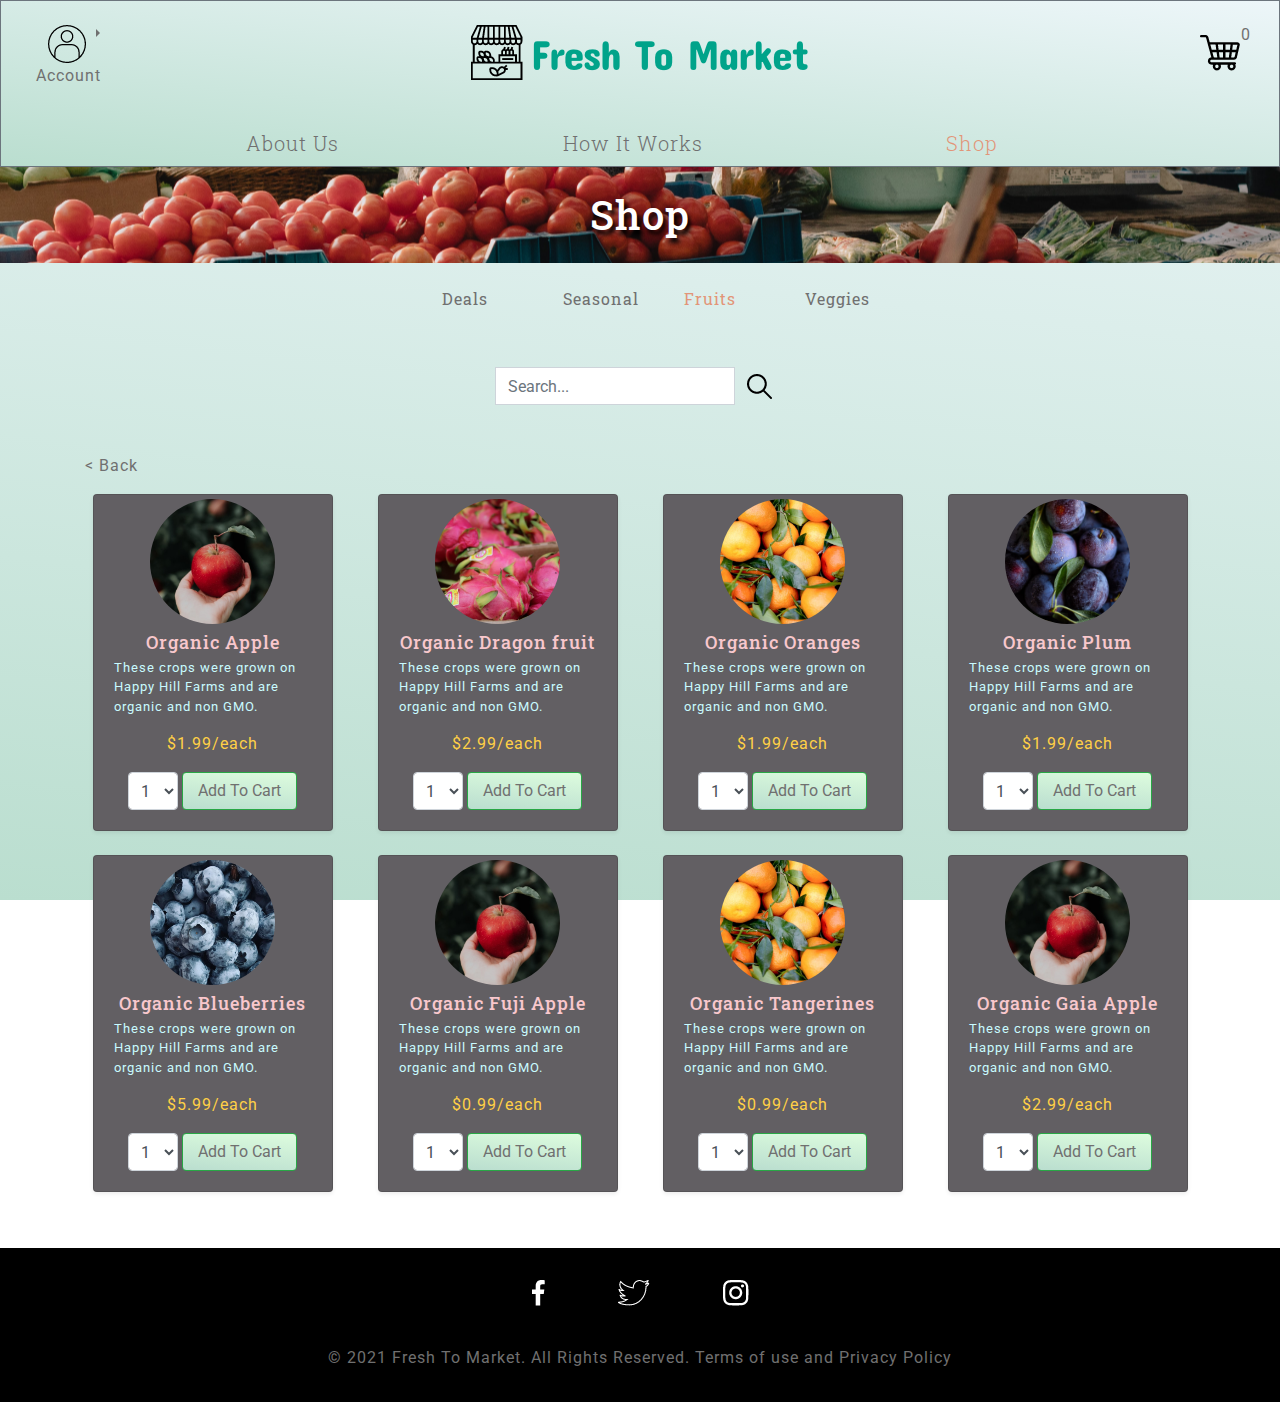
<file: view-all-fruits.html>
<!doctype html>
<html lang="en">
<head>
    <!-- Required meta tags -->
    <meta charset="utf-8">
    <meta name="viewport" content="width=device-width, initial-scale=1, shrink-to-fit=no">

    <!-- Bootstrap CSS -->
    <link rel="stylesheet" href="CSS/bootstrap.css">
    <link rel="stylesheet" href="CSS/style.css">

    <title>Fresh To Market - Shop</title>
</head>
<body>

<!--This is the header for the page-->
<header>
    <div class="container header-container no-gutters col-12 shadow-sm border border-secondary">
        <div class="row py-2 py-md-0">

            <!--This is the account icon which when pressed will bring down a dropdown menu and give you the option to sign out and return to
             the login screen-->
            <div class="col-3 align-items-center d-none d-md-flex">
                <div class="dropright show d-block pl-3">
                    <a class="dropdown-toggle pl-3" href="#" role="button" id="dropdownMenuLink" data-toggle="dropdown" aria-haspopup="true" aria-expanded="false">
                        <img class="pt-4 pb-0" src="Assets/user-icon.png" alt="User Icon">
                    </a>
                    <p class="pl-1">Account</p>
                    <div class="dropdown-menu" aria-labelledby="dropdownMenuLink">
                        <a class="dropdown-item" href="login.html">Sign Out</a>
                    </div>
                </div>
            </div>

            <!--This is a hamburger menu that will appear smaller devices and move main navigation into a dropdown menu to save space-->
            <div class="col-3 d-md-none d-sm-flex align-items-center navbar navbar-light">
                <button class="navbar-toggler d-md-none d-sm-block" type="button" data-toggle="collapse" data-target="#myTogglerNav">
                    <img class="navbar-toggler-icon" src="Assets/hamburger-icon.png" alt="hamburger icon">
                </button>
            </div>


            <!--This is the site logo which will change depending on the screen size on medium and up breakpoints the desktop
             logo will show and for small and lower screen sizes it will display the mobile version of the logo-->
            <div class="col-6 align-items-center justify-content-center d-flex" id="site-logo">
                <div class="col-md d-none d-md-block">
                    <img class="img-fluid d-block mx-auto" src="Assets/desktop-logo.png" alt="Fruit stand with the name of the site to the right">
                </div>
                <div class="col-sm d-none d-block d-md-none">
                    <img class="img-fluid d-block mx-auto" src="Assets/mobile-logo.png" alt="Image of the name of the site Fresh to Market">
                </div>
            </div>

            <!--This is the shopping cart icon in the header -->
            <div class="col-3 align-items-center justify-content-end d-flex">
                <p class="d-inline text-right pr-4" id="shopping-cart-number">0</p>
                <a href="#" class="shopping-cart-button" role="button">
                    <img class="pr-md-4 pr-3" src="Assets/shopping-cart-icon.png" alt="Shopping cart Icon">
                </a>
            </div> <!--Col End -->
        </div> <!--Row End -->

        <!--Main navigation for the page which will be moved into a nav dropdown menu on smaller devices and will
          display as a row when on medium to larger devices-->
        <div class="col-12 mx-md-auto">
            <div class="collapse navbar-collapse d-md-flex" id="myTogglerNav">
                <nav class="col-9 mx-md-auto">
                    <ul class="navbar-nav justify-content-between flex-sm-column flex-md-row mt-3">
                        <li class="nav-item col-md-3 text-left text-md-center pl-0">
                            <a class="nav-link lead" href="about_us.html">About Us</a>
                        </li>
                        <li class="nav-item col-lg-3 col-md-4 text-left text-md-center pl-0">
                            <a class="nav-link lead" href="how_it_works.html">How It Works</a>
                        </li>
                        <li class="nav-item col-md-3 text-left text-md-center pl-0">
                            <a class="nav-link lead disabled" href="#">Shop</a>
                        </li>
                        <li class="nav-item d-md-none d-sm-block text-left pl-0">
                            <a class="nav-link lead" href="login.html">Sign Out</a>
                        </li>
                    </ul>
                </nav>
            </div>
        </div>

    </div> <!-- End of container -->
</header>

<main>
    <!--Shop Desktop Banner-->
    <div class="container col-12 img-fluid no-gutters px-0 d-none d-md-block text-center shop-banner">
        <div class="col">
            <h1 class="text-center py-4 banner-title">Shop</h1>
        </div>
    </div>

    <!--Shop Mobile Banner-->
    <div class="container col-12 section-title border border-secondary no-gutters shadow-sm d-md-none d-sm-block yellow-bg mt-4">
        <div class="col">
            <h2 class="text-center py-1">Shop</h2>
        </div>
    </div>

    <!-- Sub-nav Links   -->
    <nav class="col-md-4 col-12 mx-md-auto">
        <ul class="navbar-nav justify-content-lg-between justify-content-md-around flex-row mt-3">
            <li class="nav-item col-3 col-lg-1 col-md-5 text-center pl-0">
                <a class="nav-link" href="view-all-deals.html">Deals</a>
            </li>
            <li class="nav-item col-3 col-lg-1 col-md-5 text-center pl-md-0">
                <a class="nav-link" href="view-all-seasonal.html">Seasonal</a>
            </li>
            <li class="nav-item col-3 col-lg-1 col-md-5 text-center pl-md-0">
                <a class="nav-link disabled" href="#">Fruits</a>
            </li>
            <li class="nav-item col-3 col-lg-1 col-md-5 text-center pl-md-0">
                <a class="nav-link" href="view-all-veggies.html">Veggies</a>
            </li>
        </ul>
    </nav>

    <!--  Search Bar  -->
    <div class="container col-12 my-5">
        <div class="row">
            <div class="col-md-3 mx-auto">
                <div class="input-group">
                    <label class="d-none" for="searchInput">Search</label>
                    <input type="text" class="form-control search-input" id="searchInput" placeholder="Search...">
                    <div class="input-group-append">
                        <button class="btn search-btn" type="button">
                            <img src="Assets/search-icon.png" alt="Magnifying Glass Icon for search">
                        </button>
                    </div>
                </div>
            </div>
        </div>
    </div>


    <div class="container">
        <div class="row">
            <div class="col">
                <a href="index.html" role="button">
                    <p>&lt; Back</p>
                </a>
            </div>
        </div>
        <div class="row row-cols-lg-4 row-cols-md-2 row-cols-1 justify-content-center">
            <!--  Apple Card -->
            <div class="col col-md d-block d-md-flex mx-auto">
                <div class="card mb-2 shadow-sm mx-auto">
                    <img class="mx-auto d-block mt-1" alt="A fresh red apple being held by a hand" src="Assets/apple.png">
                    <div class="card-body pt-2">
                        <h4 class="card-title text-center mb-1">Organic Apple</h4>
                        <p class="card-text">These crops were grown on Happy Hill Farms and are organic and non GMO.</p>
                        <p class="text-center card-price">$1.99/each</p>
                        <div class="d-flex justify-content-center align-items-center">
                            <label for="quantity-select-apples"></label>
                            <select class="form-control col-3 d-inline px-2" name="quantity" id="quantity-select-apples">
                                <option value="1">1</option>
                                <option value="2">2</option>
                                <option value="3">3</option>
                                <option value="4">4</option>
                            </select>
                            <button class="btn btn-success d-inline col-7 ml-1 add-to-cart" type="button">Add To Cart</button>
                        </div>
                    </div>
                </div>
            </div>
            <!-- End of Card-->

            <!--  Dragon Fruit Card -->
            <div class="col col-md d-block d-md-flex mx-auto">
                <div class="card mb-2 shadow-sm mx-auto">
                    <img class="mx-auto d-block mt-1" alt="A large pile of dragon fruits" src="Assets/dragon-fruit-icon.png">
                    <div class="card-body pt-2">
                        <h4 class="card-title text-center mb-1">Organic Dragon fruit</h4>
                        <p class="card-text">These crops were grown on Happy Hill Farms and are organic and non GMO.</p>
                        <p class="text-center card-price">$2.99/each</p>
                        <div class="d-flex justify-content-center align-items-center">
                            <label for="quantity-select-dragon"></label>
                            <select class="form-control col-3 d-inline px-2" name="quantity" id="quantity-select-dragon">
                                <option value="1">1</option>
                                <option value="2">2</option>
                                <option value="3">3</option>
                                <option value="4">4</option>
                            </select>
                            <button class="btn btn-success d-inline col-7 ml-1 add-to-cart" type="button">Add To Cart</button>
                        </div>
                    </div>
                </div>
            </div>
            <!-- End of Card-->

            <!--  Orange Card -->
            <div class="col col-md d-block d-md-flex mx-auto">
                <div class="card mb-2 shadow-sm mx-auto">
                    <img class="mx-auto d-block mt-1" alt="A pile of fresh oranges with some green leaves on the pile" src="Assets/orange-icon.png">
                    <div class="card-body pt-2">
                        <h4 class="card-title text-center mb-1">Organic Oranges</h4>
                        <p class="card-text">These crops were grown on Happy Hill Farms and are organic and non GMO.</p>
                        <p class="text-center card-price">$1.99/each</p>
                        <div class="d-flex justify-content-center align-items-center">
                            <label for="quantity-select-orange"></label>
                            <select class="form-control col-3 d-inline px-2" name="quantity" id="quantity-select-orange">
                                <option value="1">1</option>
                                <option value="2">2</option>
                                <option value="3">3</option>
                                <option value="4">4</option>
                            </select>
                            <button class="btn btn-success d-inline col-7 ml-1 add-to-cart" type="button">Add To Cart</button>
                        </div>
                    </div>
                </div>
            </div>
            <!-- End of Card-->

            <!--  Plum Card -->
            <div class="col col-md d-block d-md-flex mx-auto">
                <div class="card mb-2 shadow-sm mx-auto">
                    <img class="mx-auto d-block mt-1" alt="A large pile of fresh plums" src="Assets/plum-icon.png">
                    <div class="card-body pt-2">
                        <h4 class="card-title text-center mb-1">Organic Plum</h4>
                        <p class="card-text">These crops were grown on Happy Hill Farms and are organic and non GMO.</p>
                        <p class="text-center card-price">$1.99/each</p>
                        <div class="d-flex justify-content-center align-items-center">
                            <label for="quantity-select-plum"></label>
                            <select class="form-control col-3 d-inline px-2" name="quantity" id="quantity-select-plum">
                                <option value="1">1</option>
                                <option value="2">2</option>
                                <option value="3">3</option>
                                <option value="4">4</option>
                            </select>
                            <button class="btn btn-success d-inline col-7 ml-1 add-to-cart" type="button">Add To Cart</button>
                        </div>
                    </div>
                </div>
            </div>
            <!-- End of Card-->

            <!--  Blueberry Card -->
            <div class="col d-block d-md-flex mx-auto mt-md-3 mt-1">
                <div class="card mb-2 shadow-sm mx-auto">
                    <img class="mx-auto d-block mt-1" alt="A large bundle of fresh blueberries" src="Assets/blueberries-icon.png">
                    <div class="card-body pt-2">
                        <h4 class="card-title text-center mb-1">Organic Blueberries</h4>
                        <p class="card-text">These crops were grown on Happy Hill Farms and are organic and non GMO.</p>
                        <p class="text-center card-price">$5.99/each</p>
                        <div class="d-flex justify-content-center align-items-center">
                            <label for="quantity-select-blueberry"></label>
                            <select class="form-control col-3 d-inline px-2" name="quantity" id="quantity-select-blueberry">
                                <option value="1">1</option>
                                <option value="2">2</option>
                                <option value="3">3</option>
                                <option value="4">4</option>
                            </select>
                            <button class="btn btn-success d-inline col-7 ml-1 add-to-cart" type="button">Add To Cart</button>
                        </div>
                    </div>
                </div>
            </div>
            <!-- End of Card-->

            <!--  Fuji Apple Card -->
            <div class="col d-block d-md-flex mx-auto mt-md-3 mt-1">
                <div class="card mb-2 shadow-sm mx-auto">
                    <img class="mx-auto d-block mt-1" alt="A fresh red apple being held by a hand" src="Assets/apple.png">
                    <div class="card-body pt-2">
                        <h4 class="card-title text-center mb-1">Organic Fuji Apple</h4>
                        <p class="card-text">These crops were grown on Happy Hill Farms and are organic and non GMO.</p>
                        <p class="text-center card-price">$0.99/each</p>
                        <div class="d-flex justify-content-center align-items-center">
                            <label for="quantity-select-fuji-apples"></label>
                            <select class="form-control col-3 d-inline px-2" name="quantity" id="quantity-select-fuji-apples">
                                <option value="1">1</option>
                                <option value="2">2</option>
                                <option value="3">3</option>
                                <option value="4">4</option>
                            </select>
                            <button class="btn btn-success d-inline col-7 ml-1 add-to-cart" type="button">Add To Cart</button>
                        </div>
                    </div>
                </div>
            </div>
            <!-- End of Card-->

            <!--  Tangerine Card -->
            <div class="col d-block d-md-flex mx-auto mt-md-3 mt-1">
                <div class="card mb-2 shadow-sm mx-auto">
                    <img class="mx-auto d-block mt-1" alt="A pile of fresh oranges with some green leaves on the pile" src="Assets/orange-icon.png">
                    <div class="card-body pt-2">
                        <h4 class="card-title text-center mb-1">Organic Tangerines</h4>
                        <p class="card-text">These crops were grown on Happy Hill Farms and are organic and non GMO.</p>
                        <p class="text-center card-price">$0.99/each</p>
                        <div class="d-flex justify-content-center align-items-center">
                            <label for="quantity-select-tangerine"></label>
                            <select class="form-control col-3 d-inline px-2" name="quantity" id="quantity-select-tangerine">
                                <option value="1">1</option>
                                <option value="2">2</option>
                                <option value="3">3</option>
                                <option value="4">4</option>
                            </select>
                            <button class="btn btn-success d-inline col-7 ml-1 add-to-cart" type="button">Add To Cart</button>
                        </div>
                    </div>
                </div>
            </div>
            <!-- End of Card-->

            <!--  Gaia Apple Card -->
            <div class="col d-block d-md-flex mx-auto mt-md-3 mt-1">
                <div class="card mb-2 shadow-sm mx-auto">
                    <img class="mx-auto d-block mt-1" alt="A fresh red apple being held by a hand" src="Assets/apple.png">
                    <div class="card-body pt-2">
                        <h4 class="card-title text-center mb-1">Organic Gaia Apple</h4>
                        <p class="card-text">These crops were grown on Happy Hill Farms and are organic and non GMO.</p>
                        <p class="text-center card-price">$2.99/each</p>
                        <div class="d-flex justify-content-center align-items-center">
                            <label for="quantity-select-gaia-apple"></label>
                            <select class="form-control col-3 d-inline px-2" name="quantity" id="quantity-select-gaia-apple">
                                <option value="1">1</option>
                                <option value="2">2</option>
                                <option value="3">3</option>
                                <option value="4">4</option>
                            </select>
                            <button class="btn btn-success d-inline col-7 ml-1 add-to-cart" type="button">Add To Cart</button>
                        </div>
                    </div>
                </div>
            </div>
            <!-- End of Card-->

        </div>
    </div>
</main>

<!--This is the back to top button which will bring you back to the top of the page, this will only be displayed for smaller
devices-->
<div class="container d-md-none d-block mt-4">
    <div class="row">
        <div class="col d-flex justify-content-center">
            <a class="text-center" href="#site-logo" role="button">
                <img src="Assets/arrow-up-icon.png" alt="Icon of an arrow pointing up">
                <p>Back to top</p>
            </a>
        </div>
    </div>
</div>

<!-- Modal -->
<div class="modal fade" id="eventModal" tabindex="-1" role="dialog" aria-labelledby="eventModal" aria-hidden="true">
    <div class="modal-dialog modal-dialog-centered" role="document">
        <div class="modal-content">
            <div class="modal-header">
                <h5 class="modal-title w-100 text-center">Success!</h5>
                <button type="button" class="close" data-dismiss="modal" aria-label="Close">
                    <span aria-hidden="true">&times;</span>
                </button>
            </div>
            <div class="modal-body text-center py-5">
                <p class="modal-message">You have checked out successfully!</p>
            </div>
            <div class="modal-footer d-flex justify-content-center">
                <button type="button" class="btn btn-dark w-50" data-dismiss="modal">Okay</button>
            </div>
        </div>
    </div>
</div>

<!--This is the footer of the page which holds three social media icons/links and some copyright information-->
<footer class="mt-5">
    <div class="container footer-container col-12 no-gutters pt-3">
        <div class="row">
            <div class="col-5 col-md-3 d-flex justify-content-around pt-3 pb-4 mx-auto">
                <a class="fb-social-icon" href="https://www.facebook.com/FullSailUniversity/" target="_blank">Facebook</a>
                <a class="twitter-social-icon" href="https://twitter.com/FullSail?ref_src=twsrc%5Egoogle%7Ctwcamp%5Eserp%7Ctwgr%5Eauthor" target="_blank">Twitter</a>
                <a class="instagram-social-icon" href="https://www.instagram.com/fullsail/?hl=en" target="_blank">Instagram</a>
            </div>
        </div>
        <div class="row">
            <div class="col text-center py-3">
                <p class="pb-0">© 2021 Fresh To Market. All Rights Reserved. Terms of use and Privacy Policy</p>
            </div>
        </div>
    </div>
</footer>

<!-- JavaScript -->
<script src="JS/jquery-3.6.0.js"></script>
<script src="JS/bootstrap.bundle.js"></script>
<script src="JS/utility.js"></script>
<script src="JS/search-bar.js"></script>
<script src="JS/cart.js"></script>
<script src="JS/shop.js"></script>
</body>
</html>
</file>
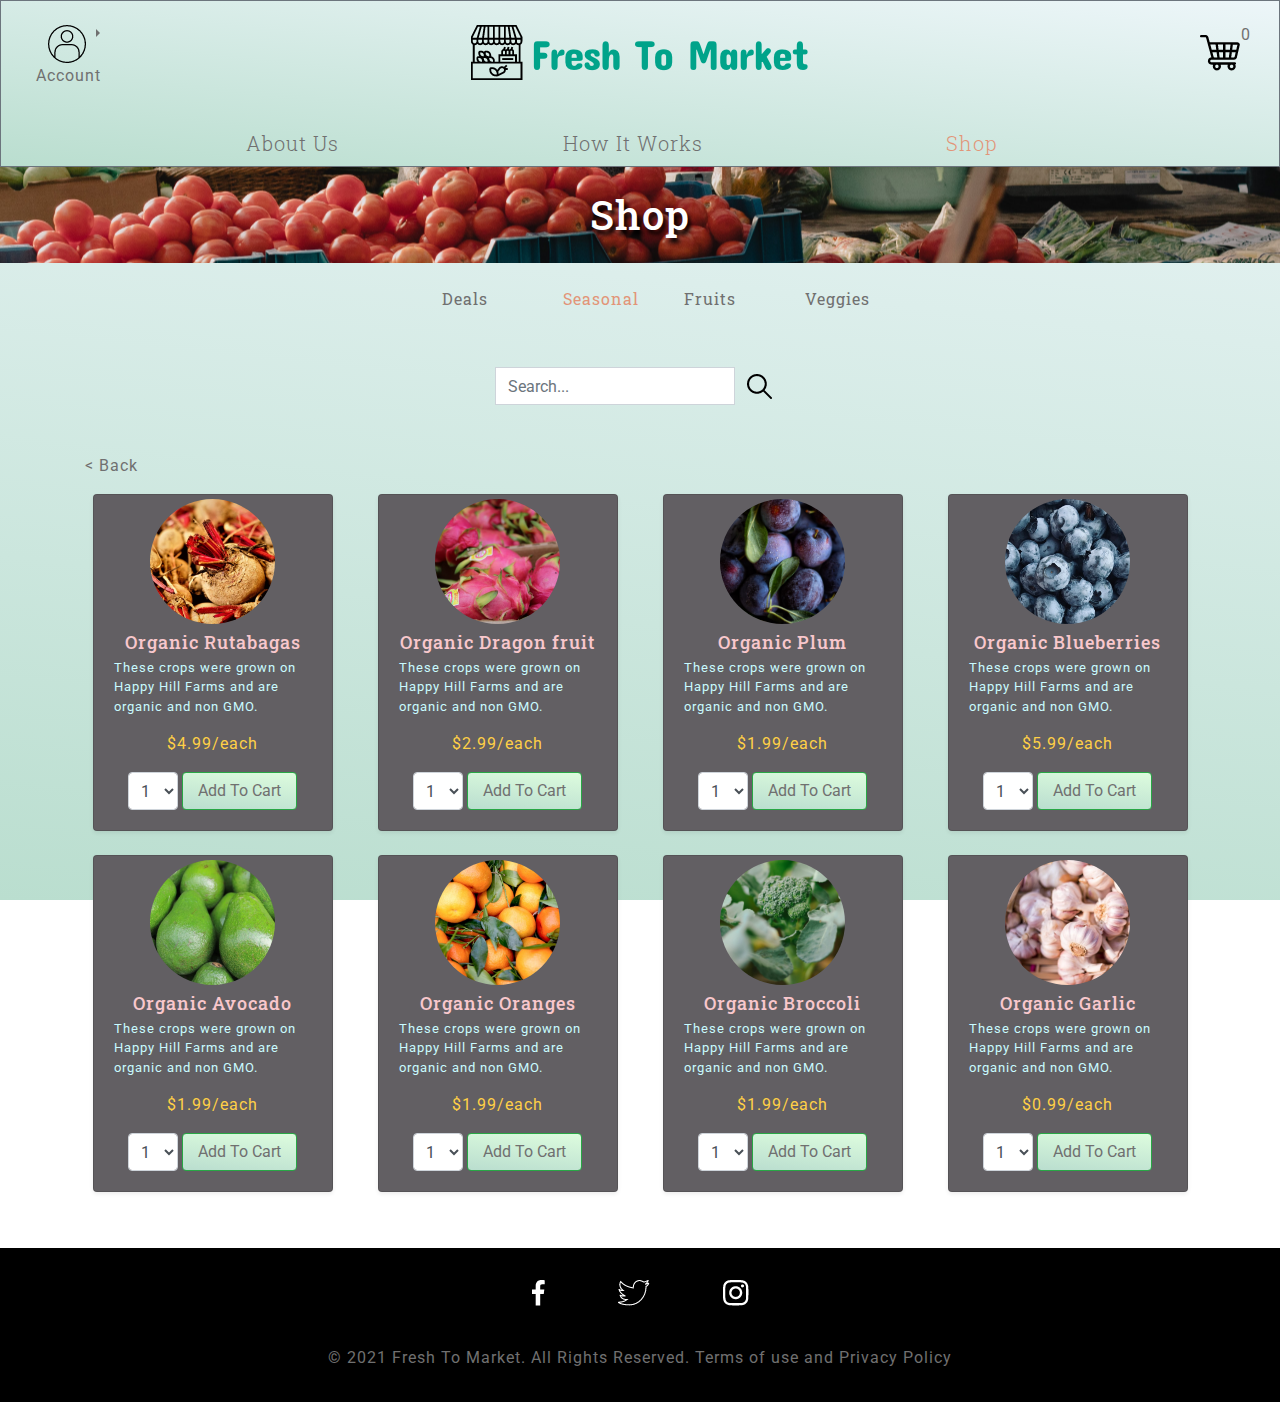
<file: view-all-seasonal.html>
<!doctype html>
<html lang="en">
<head>
    <!-- Required meta tags -->
    <meta charset="utf-8">
    <meta name="viewport" content="width=device-width, initial-scale=1, shrink-to-fit=no">

    <!-- Bootstrap CSS -->
    <link rel="stylesheet" href="CSS/bootstrap.css">
    <link rel="stylesheet" href="CSS/style.css">

    <title>Fresh To Market - Shop</title>
</head>
<body>

<!--This is the header for the page-->
<header>
    <div class="container header-container no-gutters col-12 shadow-sm border border-secondary">
        <div class="row py-2 py-md-0">

            <!--This is the account icon which when pressed will bring down a dropdown menu and give you the option to sign out and return to
             the login screen-->
            <div class="col-3 align-items-center d-none d-md-flex">
                <div class="dropright show d-block pl-3">
                    <a class="dropdown-toggle pl-3" href="#" role="button" id="dropdownMenuLink" data-toggle="dropdown" aria-haspopup="true" aria-expanded="false">
                        <img class="pt-4 pb-0" src="Assets/user-icon.png" alt="User Icon">
                    </a>
                    <p class="pl-1">Account</p>
                    <div class="dropdown-menu" aria-labelledby="dropdownMenuLink">
                        <a class="dropdown-item" href="login.html">Sign Out</a>
                    </div>
                </div>
            </div>

            <!--This is a hamburger menu that will appear smaller devices and move main navigation into a dropdown menu to save space-->
            <div class="col-3 d-md-none d-sm-flex align-items-center navbar navbar-light">
                <button class="navbar-toggler d-md-none d-sm-block" type="button" data-toggle="collapse" data-target="#myTogglerNav">
                    <img class="navbar-toggler-icon" src="Assets/hamburger-icon.png" alt="hamburger icon">
                </button>
            </div>


            <!--This is the site logo which will change depending on the screen size on medium and up breakpoints the desktop
             logo will show and for small and lower screen sizes it will display the mobile version of the logo-->
            <div class="col-6 align-items-center justify-content-center d-flex" id="site-logo">
                <div class="col-md d-none d-md-block">
                    <img class="img-fluid d-block mx-auto" src="Assets/desktop-logo.png" alt="Fruit stand with the name of the site to the right">
                </div>
                <div class="col-sm d-none d-block d-md-none">
                    <img class="img-fluid d-block mx-auto" src="Assets/mobile-logo.png" alt="Image of the name of the site Fresh to Market">
                </div>
            </div>

            <!--This is the shopping cart icon in the header -->
            <div class="col-3 align-items-center justify-content-end d-flex">
                <p class="d-inline text-right pr-4" id="shopping-cart-number">0</p>
                <a href="#" class="shopping-cart-button" role="button">
                    <img class="pr-md-4 pr-3" src="Assets/shopping-cart-icon.png" alt="Shopping cart Icon">
                </a>
            </div> <!--Col End -->
        </div> <!--Row End -->

        <!--Main navigation for the page which will be moved into a nav dropdown menu on smaller devices and will
          display as a row when on medium to larger devices-->
        <div class="col-12 mx-md-auto">
            <div class="collapse navbar-collapse d-md-flex" id="myTogglerNav">
                <nav class="col-9 mx-md-auto">
                    <ul class="navbar-nav justify-content-between flex-sm-column flex-md-row mt-3">
                        <li class="nav-item col-md-3 text-left text-md-center pl-0">
                            <a class="nav-link lead" href="about_us.html">About Us</a>
                        </li>
                        <li class="nav-item col-lg-3 col-md-4 text-left text-md-center pl-0">
                            <a class="nav-link lead" href="how_it_works.html">How It Works</a>
                        </li>
                        <li class="nav-item col-md-3 text-left text-md-center pl-0">
                            <a class="nav-link lead disabled" href="#">Shop</a>
                        </li>
                        <li class="nav-item d-md-none d-sm-block text-left pl-0">
                            <a class="nav-link lead" href="login.html">Sign Out</a>
                        </li>
                    </ul>
                </nav>
            </div>
        </div>

    </div> <!-- End of container -->
</header>

<main>
    <!--Shop Desktop Banner-->
    <div class="container col-12 img-fluid no-gutters px-0 d-none d-md-block text-center shop-banner">
        <div class="col">
            <h1 class="text-center py-4 banner-title">Shop</h1>
        </div>
    </div>

    <!--Shop Mobile Banner-->
    <div class="container col-12 section-title border border-secondary no-gutters shadow-sm d-md-none d-sm-block yellow-bg mt-4">
        <div class="col">
            <h2 class="text-center py-1">Shop</h2>
        </div>
    </div>

    <!-- Sub-nav Links   -->
    <nav class="col-md-4 col-12 mx-md-auto">
        <ul class="navbar-nav justify-content-lg-between justify-content-md-around flex-row mt-3">
            <li class="nav-item col-3 col-lg-1 col-md-5 text-center pl-0">
                <a class="nav-link" href="view-all-deals.html">Deals</a>
            </li>
            <li class="nav-item col-3 col-lg-1 col-md-5 text-center pl-md-0">
                <a class="nav-link disabled" href="#">Seasonal</a>
            </li>
            <li class="nav-item col-3 col-lg-1 col-md-5 text-center pl-md-0">
                <a class="nav-link" href="view-all-fruits.html">Fruits</a>
            </li>
            <li class="nav-item col-3 col-lg-1 col-md-5 text-center pl-md-0">
                <a class="nav-link" href="view-all-veggies.html">Veggies</a>
            </li>
        </ul>
    </nav>

    <!--  Search Bar  -->
    <div class="container col-12 my-5">
        <div class="row">
            <div class="col-md-3 mx-auto">
                <div class="input-group">
                    <label class="d-none" for="searchInput">Search</label>
                    <input type="text" class="form-control search-input" id="searchInput" placeholder="Search...">
                    <div class="input-group-append">
                        <button class="btn search-btn" type="button">
                            <img src="Assets/search-icon.png" alt="Magnifying Glass Icon for search">
                        </button>
                    </div>
                </div>
            </div>
        </div>
    </div>


    <div class="container">
        <div class="row">
            <div class="col">
                <a href="index.html" role="button">
                    <p>&lt; Back</p>
                </a>
            </div>
        </div>
        <div class="row row-cols-lg-4 row-cols-md-2 row-cols-1 justify-content-center">
            <!--  Rutabaga Card -->
            <div class="col col-md d-block d-md-flex mx-auto">
                <div class="card mb-2 shadow-sm mx-auto">
                    <img class="mx-auto d-block mt-1" alt="A large pile of fresh rutabagas" src="Assets/rutabuga-icon.png">
                    <div class="card-body pt-2">
                        <h4 class="card-title text-center mb-1">Organic Rutabagas</h4>
                        <p class="card-text">These crops were grown on Happy Hill Farms and are organic and non GMO.</p>
                        <p class="text-center card-price">$4.99/each</p>
                        <div class="d-flex justify-content-center align-items-center">
                            <label for="quantity-select-rutabaga"></label>
                            <select class="form-control col-3 d-inline px-2" name="quantity" id="quantity-select-rutabaga">
                                <option value="1">1</option>
                                <option value="2">2</option>
                                <option value="3">3</option>
                                <option value="4">4</option>
                            </select>
                            <button class="btn btn-success d-inline col-7 ml-1 add-to-cart" type="button">Add To Cart</button>
                        </div>
                    </div>
                </div>
            </div>
            <!-- End of Card-->

            <!--  Dragon Fruit Card -->
            <div class="col d-block d-md-flex mx-auto">
                <div class="card mb-2 shadow-sm mx-auto">
                    <img class="mx-auto d-block mt-1" alt="A large pile of dragon fruits" src="Assets/dragon-fruit-icon.png">
                    <div class="card-body pt-2">
                        <h4 class="card-title text-center mb-1">Organic Dragon fruit</h4>
                        <p class="card-text">These crops were grown on Happy Hill Farms and are organic and non GMO.</p>
                        <p class="text-center card-price">$2.99/each</p>
                        <div class="d-flex justify-content-center align-items-center">
                            <label for="quantity-select-dragon"></label>
                            <select class="form-control col-3 d-inline px-2" name="quantity" id="quantity-select-dragon">
                                <option value="1">1</option>
                                <option value="2">2</option>
                                <option value="3">3</option>
                                <option value="4">4</option>
                            </select>
                            <button class="btn btn-success d-inline col-7 ml-1 add-to-cart" type="button">Add To Cart</button>
                        </div>
                    </div>
                </div>
            </div>
            <!-- End of Card-->

            <!--  Plum Card -->
            <div class="col d-block d-md-flex mx-auto">
                <div class="card mb-2 shadow-sm mx-auto">
                    <img class="mx-auto d-block mt-1" alt="A large pile of fresh plums" src="Assets/plum-icon.png">
                    <div class="card-body pt-2">
                        <h4 class="card-title text-center mb-1">Organic Plum</h4>
                        <p class="card-text">These crops were grown on Happy Hill Farms and are organic and non GMO.</p>
                        <p class="text-center card-price">$1.99/each</p>
                        <div class="d-flex justify-content-center align-items-center">
                            <label for="quantity-select-plum"></label>
                            <select class="form-control col-3 d-inline px-2" name="quantity" id="quantity-select-plum">
                                <option value="1">1</option>
                                <option value="2">2</option>
                                <option value="3">3</option>
                                <option value="4">4</option>
                            </select>
                            <button class="btn btn-success d-inline col-7 ml-1 add-to-cart" type="button">Add To Cart</button>
                        </div>
                    </div>
                </div>
            </div>
            <!-- End of Card-->

            <!--  Blueberry Card -->
            <div class="col d-block d-md-flex mx-auto">
                <div class="card mb-2 shadow-sm mx-auto">
                    <img class="mx-auto d-block mt-1" alt="A large bundle of fresh blueberries" src="Assets/blueberries-icon.png">
                    <div class="card-body pt-2">
                        <h4 class="card-title text-center mb-1">Organic Blueberries</h4>
                        <p class="card-text">These crops were grown on Happy Hill Farms and are organic and non GMO.</p>
                        <p class="text-center card-price">$5.99/each</p>
                        <div class="d-flex justify-content-center align-items-center">
                            <label for="quantity-select-blueberry"></label>
                            <select class="form-control col-3 d-inline px-2" name="quantity" id="quantity-select-blueberry">
                                <option value="1">1</option>
                                <option value="2">2</option>
                                <option value="3">3</option>
                                <option value="4">4</option>
                            </select>
                            <button class="btn btn-success d-inline col-7 ml-1 add-to-cart" type="button">Add To Cart</button>
                        </div>
                    </div>
                </div>
            </div>
            <!-- End of Card-->

            <!--  Avocado Card -->
            <div class="col d-block d-md-flex mx-auto mt-md-3 mt-1">
                <div class="card mb-2 shadow-sm mx-auto">
                    <img class="mx-auto d-block mt-1" alt="A pile of large fresh green avocados" src="Assets/avocado-icon.png">
                    <div class="card-body pt-2">
                        <h4 class="card-title text-center mb-1">Organic Avocado</h4>
                        <p class="card-text">These crops were grown on Happy Hill Farms and are organic and non GMO.</p>
                        <p class="text-center card-price">$1.99/each</p>
                        <div class="d-flex justify-content-center align-items-center">
                            <label for="quantity-select-avocado"></label>
                            <select class="form-control col-3 d-inline px-2" name="quantity" id="quantity-select-avocado">
                                <option value="1">1</option>
                                <option value="2">2</option>
                                <option value="3">3</option>
                                <option value="4">4</option>
                            </select>
                            <button class="btn btn-success d-inline col-7 ml-1 add-to-cart" type="button">Add To Cart</button>
                        </div>
                    </div>
                </div>
            </div>
            <!-- End of Card-->

            <!--  Orange Card -->
            <div class="col d-block d-md-flex mx-auto mt-md-3 mt-1">
                <div class="card mb-2 shadow-sm mx-auto">
                    <img class="mx-auto d-block mt-1" alt="A pile of fresh oranges with some green leaves on the pile" src="Assets/orange-icon.png">
                    <div class="card-body pt-2">
                        <h4 class="card-title text-center mb-1">Organic Oranges</h4>
                        <p class="card-text">These crops were grown on Happy Hill Farms and are organic and non GMO.</p>
                        <p class="text-center card-price">$1.99/each</p>
                        <div class="d-flex justify-content-center align-items-center">
                            <label for="quantity-select-orange"></label>
                            <select class="form-control col-3 d-inline px-2" name="quantity" id="quantity-select-orange">
                                <option value="1">1</option>
                                <option value="2">2</option>
                                <option value="3">3</option>
                                <option value="4">4</option>
                            </select>
                            <button class="btn btn-success d-inline col-7 ml-1 add-to-cart" type="button">Add To Cart</button>
                        </div>
                    </div>
                </div>
            </div>
            <!-- End of Card-->

            <!--  Broccoli Card -->
            <div class="col d-block d-md-flex mx-auto mt-md-3 mt-1">
                <div class="card mb-2 shadow-sm mx-auto">
                    <img class="mx-auto d-block mt-1" alt="A fresh stock of broccoli still on the plant" src="Assets/broccoli-icon.png">
                    <div class="card-body pt-2">
                        <h4 class="card-title text-center mb-1">Organic Broccoli</h4>
                        <p class="card-text">These crops were grown on Happy Hill Farms and are organic and non GMO.</p>
                        <p class="text-center card-price">$1.99/each</p>
                        <div class="d-flex justify-content-center align-items-center">
                            <label for="quantity-select-broccoli"></label>
                            <select class="form-control col-3 d-inline px-2" name="quantity" id="quantity-select-broccoli">
                                <option value="1">1</option>
                                <option value="2">2</option>
                                <option value="3">3</option>
                                <option value="4">4</option>
                            </select>
                            <button class="btn btn-success d-inline col-7 ml-1 add-to-cart" type="button">Add To Cart</button>
                        </div>
                    </div>
                </div>
            </div>
            <!-- End of Card-->

            <!--  Garlic Card -->
            <div class="col d-block d-md-flex mx-auto mt-md-3 mt-1">
                <div class="card mb-2 shadow-sm mx-auto">
                    <img class="mx-auto d-block mt-1" alt="A large amount of garlic in a pile" src="Assets/garlic-icon.png">
                    <div class="card-body pt-2">
                        <h4 class="card-title text-center mb-1">Organic Garlic</h4>
                        <p class="card-text">These crops were grown on Happy Hill Farms and are organic and non GMO.</p>
                        <p class="text-center card-price">$0.99/each</p>
                        <div class="d-flex justify-content-center align-items-center">
                            <label for="quantity-select-garlic"></label>
                            <select class="form-control col-3 d-inline px-2" name="quantity" id="quantity-select-garlic">
                                <option value="1">1</option>
                                <option value="2">2</option>
                                <option value="3">3</option>
                                <option value="4">4</option>
                            </select>
                            <button class="btn btn-success d-inline col-7 ml-1 add-to-cart" type="button">Add To Cart</button>
                        </div>
                    </div>
                </div>
            </div>
            <!-- End of Card-->

        </div>
    </div>
</main>

<!--This is the back to top button which will bring you back to the top of the page, this will only be displayed for smaller
devices-->
<div class="container d-md-none d-block mt-4">
    <div class="row">
        <div class="col d-flex justify-content-center">
            <a class="text-center" href="#site-logo" role="button">
                <img src="Assets/arrow-up-icon.png" alt="Icon of an arrow pointing up">
                <p>Back to top</p>
            </a>
        </div>
    </div>
</div>

<!-- Modal -->
<div class="modal fade" id="eventModal" tabindex="-1" role="dialog" aria-labelledby="eventModal" aria-hidden="true">
    <div class="modal-dialog modal-dialog-centered" role="document">
        <div class="modal-content">
            <div class="modal-header">
                <h5 class="modal-title w-100 text-center">Success!</h5>
                <button type="button" class="close" data-dismiss="modal" aria-label="Close">
                    <span aria-hidden="true">&times;</span>
                </button>
            </div>
            <div class="modal-body text-center py-5">
                <p class="modal-message">You have checked out successfully!</p>
            </div>
            <div class="modal-footer d-flex justify-content-center">
                <button type="button" class="btn btn-dark w-50" data-dismiss="modal">Okay</button>
            </div>
        </div>
    </div>
</div>

<!--This is the footer of the page which holds three social media icons/links and some copyright information-->
<footer class="mt-5">
    <div class="container footer-container col-12 no-gutters pt-3">
        <div class="row">
            <div class="col-5 col-md-3 d-flex justify-content-around pt-3 pb-4 mx-auto">
                <a class="fb-social-icon" href="https://www.facebook.com/FullSailUniversity/" target="_blank">Facebook</a>
                <a class="twitter-social-icon" href="https://twitter.com/FullSail?ref_src=twsrc%5Egoogle%7Ctwcamp%5Eserp%7Ctwgr%5Eauthor" target="_blank">Twitter</a>
                <a class="instagram-social-icon" href="https://www.instagram.com/fullsail/?hl=en" target="_blank">Instagram</a>
            </div>
        </div>
        <div class="row">
            <div class="col text-center py-3">
                <p class="pb-0">© 2021 Fresh To Market. All Rights Reserved. Terms of use and Privacy Policy</p>
            </div>
        </div>
    </div>
</footer>

<!-- JavaScript -->
<script src="JS/jquery-3.6.0.js"></script>
<script src="JS/bootstrap.bundle.js"></script>
<script src="JS/utility.js"></script>
<script src="JS/search-bar.js"></script>
<script src="JS/cart.js"></script>
<script src="JS/shop.js"></script>
</body>
</html>
</file>
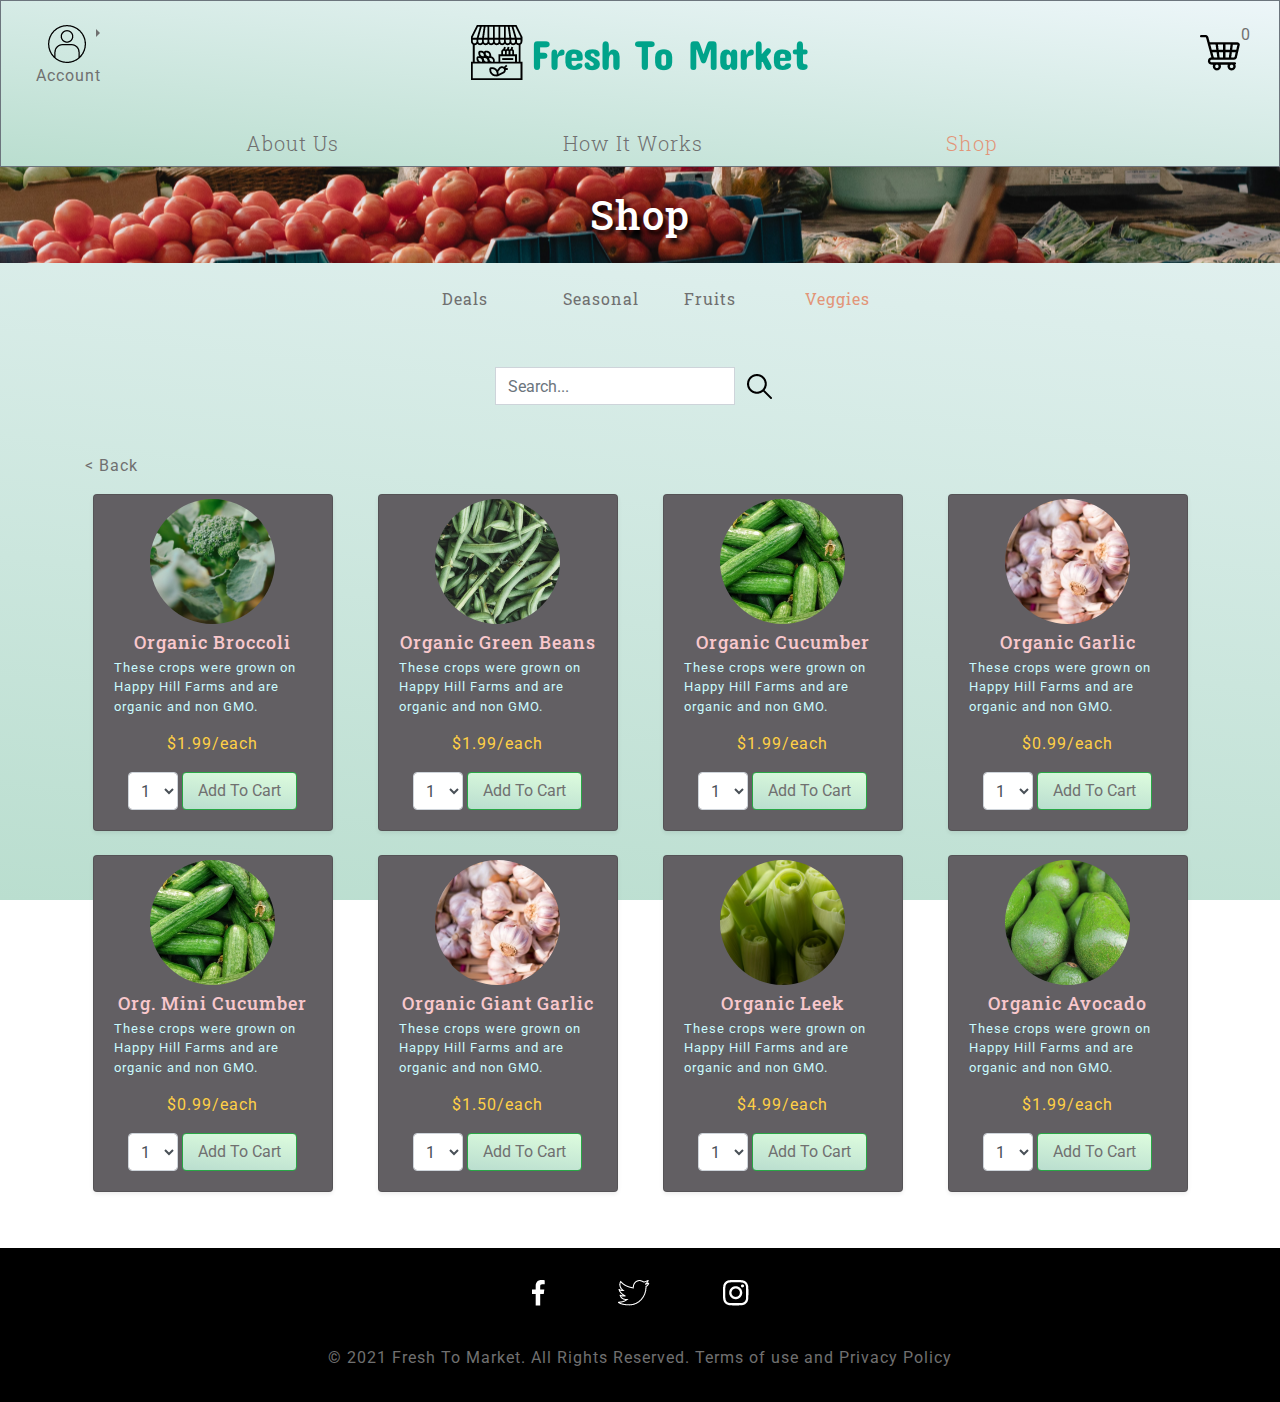
<file: view-all-veggies.html>
<!doctype html>
<html lang="en">
<head>
    <!-- Required meta tags -->
    <meta charset="utf-8">
    <meta name="viewport" content="width=device-width, initial-scale=1, shrink-to-fit=no">

    <!-- Bootstrap CSS -->
    <link rel="stylesheet" href="CSS/bootstrap.css">
    <link rel="stylesheet" href="CSS/style.css">

    <title>Fresh To Market - Shop</title>
</head>
<body>

<!--This is the header for the page-->
<header>
    <div class="container header-container no-gutters col-12 shadow-sm border border-secondary">
        <div class="row py-2 py-md-0">

            <!--This is the account icon which when pressed will bring down a dropdown menu and give you the option to sign out and return to
             the login screen-->
            <div class="col-3 align-items-center d-none d-md-flex">
                <div class="dropright show d-block pl-3">
                    <a class="dropdown-toggle pl-3" href="#" role="button" id="dropdownMenuLink" data-toggle="dropdown" aria-haspopup="true" aria-expanded="false">
                        <img class="pt-4 pb-0" src="Assets/user-icon.png" alt="User Icon">
                    </a>
                    <p class="pl-1">Account</p>
                    <div class="dropdown-menu" aria-labelledby="dropdownMenuLink">
                        <a class="dropdown-item" href="login.html">Sign Out</a>
                    </div>
                </div>
            </div>

            <!--This is a hamburger menu that will appear smaller devices and move main navigation into a dropdown menu to save space-->
            <div class="col-3 d-md-none d-sm-flex align-items-center navbar navbar-light">
                <button class="navbar-toggler d-md-none d-sm-block" type="button" data-toggle="collapse" data-target="#myTogglerNav">
                    <img class="navbar-toggler-icon" src="Assets/hamburger-icon.png" alt="hamburger icon">
                </button>
            </div>


            <!--This is the site logo which will change depending on the screen size on medium and up breakpoints the desktop
             logo will show and for small and lower screen sizes it will display the mobile version of the logo-->
            <div class="col-6 align-items-center justify-content-center d-flex" id="site-logo">
                <div class="col-md d-none d-md-block">
                    <img class="img-fluid d-block mx-auto" src="Assets/desktop-logo.png" alt="Fruit stand with the name of the site to the right">
                </div>
                <div class="col-sm d-none d-block d-md-none">
                    <img class="img-fluid d-block mx-auto" src="Assets/mobile-logo.png" alt="Image of the name of the site Fresh to Market">
                </div>
            </div>

            <!--This is the shopping cart icon in the header -->
            <div class="col-3 align-items-center justify-content-end d-flex">
                <p class="d-inline text-right pr-4" id="shopping-cart-number">0</p>
                <a href="#" class="shopping-cart-button" role="button">
                    <img class="pr-md-4 pr-3" src="Assets/shopping-cart-icon.png" alt="Shopping cart Icon">
                </a>
            </div> <!--Col End -->
        </div> <!--Row End -->

        <!--Main navigation for the page which will be moved into a nav dropdown menu on smaller devices and will
          display as a row when on medium to larger devices-->
        <div class="col-12 mx-md-auto">
            <div class="collapse navbar-collapse d-md-flex" id="myTogglerNav">
                <nav class="col-9 mx-md-auto">
                    <ul class="navbar-nav justify-content-between flex-sm-column flex-md-row mt-3">
                        <li class="nav-item col-md-3 text-left text-md-center pl-0">
                            <a class="nav-link lead" href="about_us.html">About Us</a>
                        </li>
                        <li class="nav-item col-lg-3 col-md-4 text-left text-md-center pl-0">
                            <a class="nav-link lead" href="how_it_works.html">How It Works</a>
                        </li>
                        <li class="nav-item col-md-3 text-left text-md-center pl-0">
                            <a class="nav-link lead disabled" href="#">Shop</a>
                        </li>
                        <li class="nav-item d-md-none d-sm-block text-left pl-0">
                            <a class="nav-link lead" href="login.html">Sign Out</a>
                        </li>
                    </ul>
                </nav>
            </div>
        </div>

    </div> <!-- End of container -->
</header>

<main>
    <!--Shop Desktop Banner-->
    <div class="container col-12 img-fluid no-gutters px-0 d-none d-md-block text-center shop-banner">
        <div class="col">
            <h1 class="text-center py-4 banner-title">Shop</h1>
        </div>
    </div>

    <!--Shop Mobile Banner-->
    <div class="container col-12 section-title border border-secondary no-gutters shadow-sm d-md-none d-sm-block yellow-bg mt-4">
        <div class="col">
            <h2 class="text-center py-1">Shop</h2>
        </div>
    </div>

    <!-- Sub-nav Links   -->
    <nav class="col-md-4 col-12 mx-md-auto">
        <ul class="navbar-nav justify-content-lg-between justify-content-md-around flex-row mt-3">
            <li class="nav-item col-3 col-lg-1 col-md-5 text-center pl-0">
                <a class="nav-link" href="view-all-deals.html">Deals</a>
            </li>
            <li class="nav-item col-3 col-lg-1 col-md-5 text-center pl-md-0">
                <a class="nav-link" href="view-all-seasonal.html">Seasonal</a>
            </li>
            <li class="nav-item col-3 col-lg-1 col-md-5 text-center pl-md-0">
                <a class="nav-link" href="view-all-fruits.html">Fruits</a>
            </li>
            <li class="nav-item col-3 col-lg-1 col-md-5 text-center pl-md-0">
                <a class="nav-link disabled" href="#">Veggies</a>
            </li>
        </ul>
    </nav>

    <!--  Search Bar  -->
    <div class="container col-12 my-5">
        <div class="row">
            <div class="col-md-3 mx-auto">
                <div class="input-group">
                    <label class="d-none" for="searchInput">Search</label>
                    <input type="text" class="form-control search-input" id="searchInput" placeholder="Search...">
                    <div class="input-group-append">
                        <button class="btn search-btn" type="button">
                            <img src="Assets/search-icon.png" alt="Magnifying Glass Icon for search">
                        </button>
                    </div>
                </div>
            </div>
        </div>
    </div>


    <div class="container">
        <div class="row">
            <div class="col">
                <a href="index.html" role="button">
                    <p>&lt; Back</p>
                </a>
            </div>
        </div>
        <div class="row row-cols-lg-4 row-cols-md-2 row-cols-1 justify-content-center">
            <!--  Broccoli Card -->
            <div class="col col-md d-block d-md-flex mx-auto">
                <div class="card mb-2 shadow-sm mx-auto">
                    <img class="mx-auto d-block mt-1" alt="A fresh stock of broccoli still on the plant" src="Assets/broccoli-icon.png">
                    <div class="card-body pt-2">
                        <h4 class="card-title text-center mb-1">Organic Broccoli</h4>
                        <p class="card-text">These crops were grown on Happy Hill Farms and are organic and non GMO.</p>
                        <p class="text-center card-price">$1.99/each</p>
                        <div class="d-flex justify-content-center align-items-center">
                            <label for="quantity-select-broccoli"></label>
                            <select class="form-control col-3 d-inline px-2" name="quantity" id="quantity-select-broccoli">
                                <option value="1">1</option>
                                <option value="2">2</option>
                                <option value="3">3</option>
                                <option value="4">4</option>
                            </select>
                            <button class="btn btn-success d-inline col-7 ml-1 add-to-cart" type="button">Add To Cart</button>
                        </div>
                    </div>
                </div>
            </div>
            <!-- End of Card-->

            <!--  Green Beans Card -->
            <div class="col col-md d-block d-md-flex mx-auto">
                <div class="card mb-2 shadow-sm mx-auto">
                    <img class="mx-auto d-block mt-1" alt="A large pile of dragon fruits" src="Assets/green-bean-icon.png">
                    <div class="card-body pt-2">
                        <h4 class="card-title text-center mb-1">Organic Green Beans</h4>
                        <p class="card-text">These crops were grown on Happy Hill Farms and are organic and non GMO.</p>
                        <p class="text-center card-price">$1.99/each</p>
                        <div class="d-flex justify-content-center align-items-center">
                            <label for="quantity-select-green-beans"></label>
                            <select class="form-control col-3 d-inline px-2" name="quantity" id="quantity-select-green-beans">
                                <option value="1">1</option>
                                <option value="2">2</option>
                                <option value="3">3</option>
                                <option value="4">4</option>
                            </select>
                            <button class="btn btn-success d-inline col-7 ml-1 add-to-cart" type="button">Add To Cart</button>
                        </div>
                    </div>
                </div>
            </div>
            <!-- End of Card-->

            <!--  Cucumber Card -->
            <div class="col col-md d-block d-md-flex mx-auto">
                <div class="card mb-2 shadow-sm mx-auto">
                    <img class="mx-auto d-block mt-1" alt="A Large amount of cucumbers in a pile" src="Assets/cucumber-icon.png">
                    <div class="card-body pt-2">
                        <h4 class="card-title text-center mb-1">Organic Cucumber</h4>
                        <p class="card-text">These crops were grown on Happy Hill Farms and are organic and non GMO.</p>
                        <p class="text-center card-price">$1.99/each</p>
                        <div class="d-flex justify-content-center align-items-center">
                            <label for="quantity-select-cucumber"></label>
                            <select class="form-control col-3 d-inline px-2" name="quantity" id="quantity-select-cucumber">
                                <option value="1">1</option>
                                <option value="2">2</option>
                                <option value="3">3</option>
                                <option value="4">4</option>
                            </select>
                            <button class="btn btn-success d-inline col-7 ml-1 add-to-cart" type="button">Add To Cart</button>
                        </div>
                    </div>
                </div>
            </div>
            <!-- End of Card-->

            <!--  Garlic Card -->
            <div class="col col-md d-block d-md-flex mx-auto">
                <div class="card mb-2 shadow-sm mx-auto">
                    <img class="mx-auto d-block mt-1" alt="A large amount of garlic in a pile" src="Assets/garlic-icon.png">
                    <div class="card-body pt-2">
                        <h4 class="card-title text-center mb-1">Organic Garlic</h4>
                        <p class="card-text">These crops were grown on Happy Hill Farms and are organic and non GMO.</p>
                        <p class="text-center card-price">$0.99/each</p>
                        <div class="d-flex justify-content-center align-items-center">
                            <label for="quantity-select-garlic"></label>
                            <select class="form-control col-3 d-inline px-2" name="quantity" id="quantity-select-garlic">
                                <option value="1">1</option>
                                <option value="2">2</option>
                                <option value="3">3</option>
                                <option value="4">4</option>
                            </select>
                            <button class="btn btn-success d-inline col-7 ml-1 add-to-cart" type="button">Add To Cart</button>
                        </div>
                    </div>
                </div>
            </div>
            <!-- End of Card-->

            <!--  Mini Cucumber Card -->
            <div class="col d-block d-md-flex mx-auto mt-md-3 mt-1">
                <div class="card mb-2 shadow-sm mx-auto">
                    <img class="mx-auto d-block mt-1" alt="A Large amount of cucumbers in a pile" src="Assets/cucumber-icon.png">
                    <div class="card-body pt-2">
                        <h4 class="card-title text-center mb-1">Org. Mini Cucumber</h4>
                        <p class="card-text">These crops were grown on Happy Hill Farms and are organic and non GMO.</p>
                        <p class="text-center card-price">$0.99/each</p>
                        <div class="d-flex justify-content-center align-items-center">
                            <label for="quantity-select-mini-cucumber"></label>
                            <select class="form-control col-3 d-inline px-2" name="quantity" id="quantity-select-mini-cucumber">
                                <option value="1">1</option>
                                <option value="2">2</option>
                                <option value="3">3</option>
                                <option value="4">4</option>
                            </select>
                            <button class="btn btn-success d-inline col-7 ml-1 add-to-cart" type="button">Add To Cart</button>
                        </div>
                    </div>
                </div>
            </div>
            <!-- End of Card-->

            <!--  Giant Card -->
            <div class="col d-block d-md-flex mx-auto mt-md-3 mt-1">
                <div class="card mb-2 shadow-sm mx-auto">
                    <img class="mx-auto d-block mt-1" alt="A large amount of garlic in a pile" src="Assets/garlic-icon.png">
                    <div class="card-body pt-2">
                        <h4 class="card-title text-center mb-1">Organic Giant Garlic</h4>
                        <p class="card-text">These crops were grown on Happy Hill Farms and are organic and non GMO.</p>
                        <p class="text-center card-price">$1.50/each</p>
                        <div class="d-flex justify-content-center align-items-center">
                            <label for="quantity-select-giant-garlic"></label>
                            <select class="form-control col-3 d-inline px-2" name="quantity" id="quantity-select-giant-garlic">
                                <option value="1">1</option>
                                <option value="2">2</option>
                                <option value="3">3</option>
                                <option value="4">4</option>
                            </select>
                            <button class="btn btn-success d-inline col-7 ml-1 add-to-cart" type="button">Add To Cart</button>
                        </div>
                    </div>
                </div>
            </div>
            <!-- End of Card-->

            <!--  Leek Card -->
            <div class="col d-block d-md-flex mx-auto mt-md-3 mt-1">
                <div class="card mb-2 shadow-sm mx-auto">
                    <img class="mx-auto d-block mt-1" alt="A large amount of leeks in a bunch together" src="Assets/leek-icon.png">
                    <div class="card-body pt-2">
                        <h4 class="card-title text-center mb-1">Organic Leek</h4>
                        <p class="card-text">These crops were grown on Happy Hill Farms and are organic and non GMO.</p>
                        <p class="text-center card-price">$4.99/each</p>
                        <div class="d-flex justify-content-center align-items-center">
                            <label for="quantity-select-leek"></label>
                            <select class="form-control col-3 d-inline px-2" name="quantity" id="quantity-select-leek">
                                <option value="1">1</option>
                                <option value="2">2</option>
                                <option value="3">3</option>
                                <option value="4">4</option>
                            </select>
                            <button class="btn btn-success d-inline col-7 ml-1 add-to-cart" type="button">Add To Cart</button>
                        </div>
                    </div>
                </div>
            </div>
            <!-- End of Card-->

            <!--  Avocado Card -->
            <div class="col d-block d-md-flex mx-auto mt-md-3 mt-1">
                <div class="card mb-2 shadow-sm mx-auto">
                    <img class="mx-auto d-block mt-1" alt="A pile of large fresh green avocados" src="Assets/avocado-icon.png">
                    <div class="card-body pt-2">
                        <h4 class="card-title text-center mb-1">Organic Avocado</h4>
                        <p class="card-text">These crops were grown on Happy Hill Farms and are organic and non GMO.</p>
                        <p class="text-center card-price">$1.99/each</p>
                        <div class="d-flex justify-content-center align-items-center">
                            <label for="quantity-select-avocado"></label>
                            <select class="form-control col-3 d-inline px-2" name="quantity" id="quantity-select-avocado">
                                <option value="1">1</option>
                                <option value="2">2</option>
                                <option value="3">3</option>
                                <option value="4">4</option>
                            </select>
                            <button class="btn btn-success d-inline col-7 ml-1 add-to-cart" type="button">Add To Cart</button>
                        </div>
                    </div>
                </div>
            </div>
            <!-- End of Card-->

        </div>
    </div>
</main>

<!--This is the back to top button which will bring you back to the top of the page, this will only be displayed for smaller
devices-->
<div class="container d-md-none d-block mt-4">
    <div class="row">
        <div class="col d-flex justify-content-center">
            <a class="text-center" href="#site-logo" role="button">
                <img src="Assets/arrow-up-icon.png" alt="Icon of an arrow pointing up">
                <p>Back to top</p>
            </a>
        </div>
    </div>
</div>

<!-- Modal -->
<div class="modal fade" id="eventModal" tabindex="-1" role="dialog" aria-labelledby="eventModal" aria-hidden="true">
    <div class="modal-dialog modal-dialog-centered" role="document">
        <div class="modal-content">
            <div class="modal-header">
                <h5 class="modal-title w-100 text-center">Success!</h5>
                <button type="button" class="close" data-dismiss="modal" aria-label="Close">
                    <span aria-hidden="true">&times;</span>
                </button>
            </div>
            <div class="modal-body text-center py-5">
                <p class="modal-message">You have checked out successfully!</p>
            </div>
            <div class="modal-footer d-flex justify-content-center">
                <button type="button" class="btn btn-dark w-50" data-dismiss="modal">Okay</button>
            </div>
        </div>
    </div>
</div>

<!--This is the footer of the page which holds three social media icons/links and some copyright information-->
<footer class="mt-5">
    <div class="container footer-container col-12 no-gutters pt-3">
        <div class="row">
            <div class="col-5 col-md-3 d-flex justify-content-around pt-3 pb-4 mx-auto">
                <a class="fb-social-icon" href="https://www.facebook.com/FullSailUniversity/" target="_blank">Facebook</a>
                <a class="twitter-social-icon" href="https://twitter.com/FullSail?ref_src=twsrc%5Egoogle%7Ctwcamp%5Eserp%7Ctwgr%5Eauthor" target="_blank">Twitter</a>
                <a class="instagram-social-icon" href="https://www.instagram.com/fullsail/?hl=en" target="_blank">Instagram</a>
            </div>
        </div>
        <div class="row">
            <div class="col text-center py-3">
                <p class="pb-0">© 2021 Fresh To Market. All Rights Reserved. Terms of use and Privacy Policy</p>
            </div>
        </div>
    </div>
</footer>

<!-- JavaScript -->
<script src="JS/jquery-3.6.0.js"></script>
<script src="JS/bootstrap.bundle.js"></script>
<script src="JS/utility.js"></script>
<script src="JS/search-bar.js"></script>
<script src="JS/cart.js"></script>
<script src="JS/shop.js"></script>
</body>
</html>
</file>
<file: CSS/style.css>
@import url('https://fonts.googleapis.com/css2?family=Roboto&family=Roboto+Slab&display=swap');
.card {
    width: 15rem;
}
html {
    background-attachment: fixed;
}
body {
    background: linear-gradient(6deg, rgba(186, 222, 207, 1) 0%, rgba(237, 246, 249, 1) 100%) fixed !important;
    background: no-repeat;
    color: #707070;
    font-family: 'Roboto', sans-serif;
    letter-spacing: 1px;
}
h1, h2, h3, h4, nav {
    font-family: 'Roboto Slab', serif;
}
.btn-success {
    color: #707070 !important;
    background: linear-gradient(6deg, rgba(186, 222, 207, 1) 0%, rgba(221, 252, 222, 1) 100%);
}
.btn-success:hover {
    background: linear-gradient(6deg, rgb(178, 222, 204) 0%, rgba(200, 228, 201, 1) 100%);
}
.header-piece {
    background: linear-gradient(0deg, #c3c7ff 0%, #a997df 100%);
}
.header-container {
    background: linear-gradient(6deg, rgba(186, 222, 207, 1) 0%, rgba(237, 246, 249, 1) 100%);
}
#dropdownMenuLink:hover {
    text-decoration: none;
}
.yellow-bg {
    background: rgb(255, 246, 217);
    background: linear-gradient(0deg, rgba(255, 246, 217, 1) 0%, rgba(247, 247, 247, 1) 100%);
}
.green-bg {
    background: rgb(186, 222, 207);
    background: linear-gradient(6deg, rgba(186, 222, 207, 1) 0%, rgba(237, 246, 249, 1) 100%);
}
.blue-bg {
    background-color: #EDF6F9;
}
.ivory-bg {
    background-color: ivory;
}
.shop-banner {
    background-image: url("../Assets/shopping-banner.png");
    background-repeat: no-repeat;
    background-position: center;
}
.about-us-banner {
    background-image: url("../Assets/about-us-banner.png");
    background-repeat: no-repeat;
    background-position: center;
}
.how-it-works-banner {
    background-image: url("../Assets/how-it-works-banner.png");
    background-repeat: no-repeat;
    background-position: center;
}
.banner-title {
    color: white;
    text-shadow: 3px 5px 4px black;
}
.carousel-section-header {
    color: black;
}
#shopping-cart-number {
    position: relative;
    left: 75px;
    top: -10px;
}
a {
    text-decoration: none !important;
    color: #707070;
}
a:hover {
    color: black;
}
.nav-link.disabled {
    color: #E29578;
}
.footer-container {
    background-color: black;
}
body .card {
    background-color: #625F63;
}
body .card-title {
    font-size: 18px;
    color: #F8C7CC;
}
body .card-text {
    font-size: 13px;
    color: #C9FBFF;
}
body .card-price {
    color: #FFD046;
}
.navbar-toggler {
    border: none;
}
#formContainer {
    height: 400px;
}
.fb-social-icon {
    content: url("../Assets/fb-icon.png");
}
.fb-social-icon:hover {
    content: url("../Assets/fb-icon-hover.png");
}
.twitter-social-icon {
    content: url("../Assets/twitter-icon.png");
}
.twitter-social-icon:hover {
    content: url("../Assets/twitter-icon-hover.png");
}
.instagram-social-icon {
    content: url("../Assets/instagram-icon.png");
}
.instagram-social-icon:hover {
    content: url("../Assets/instagram-icon-hover.png");
}
</file>
